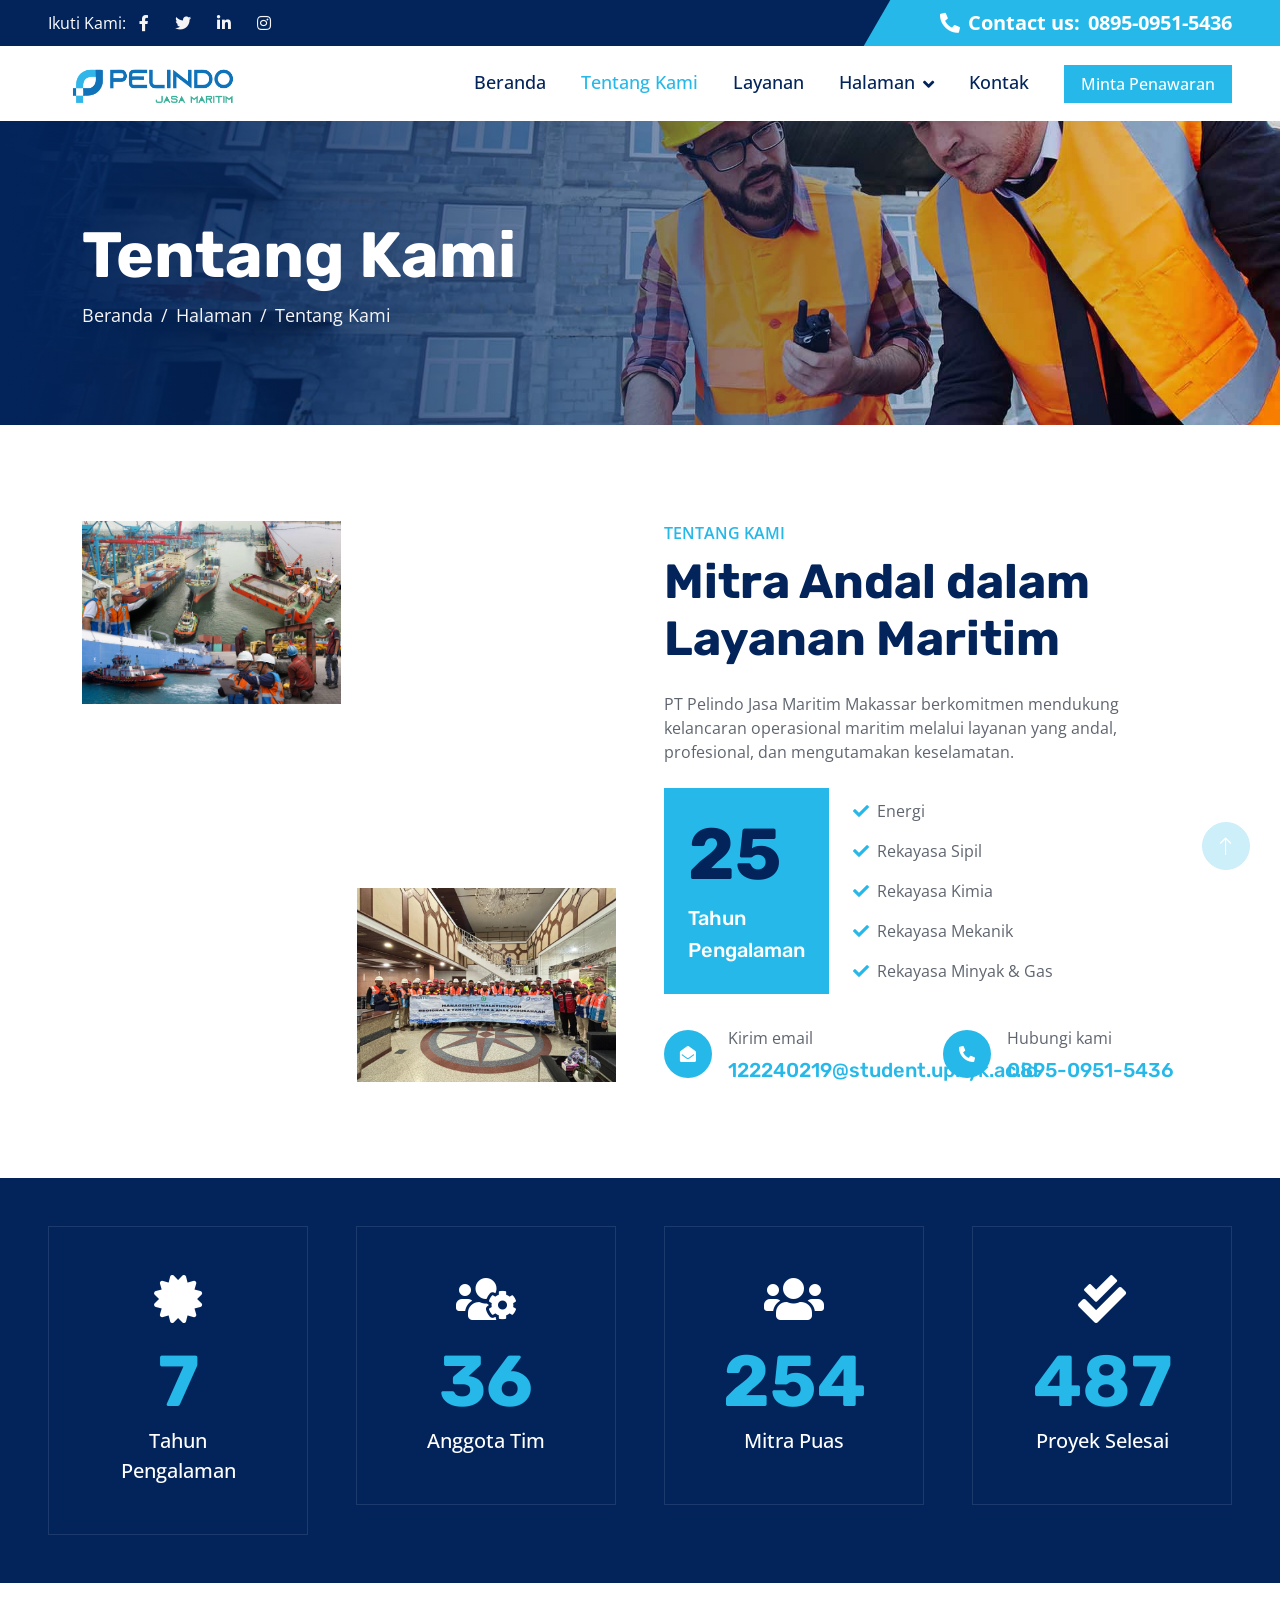
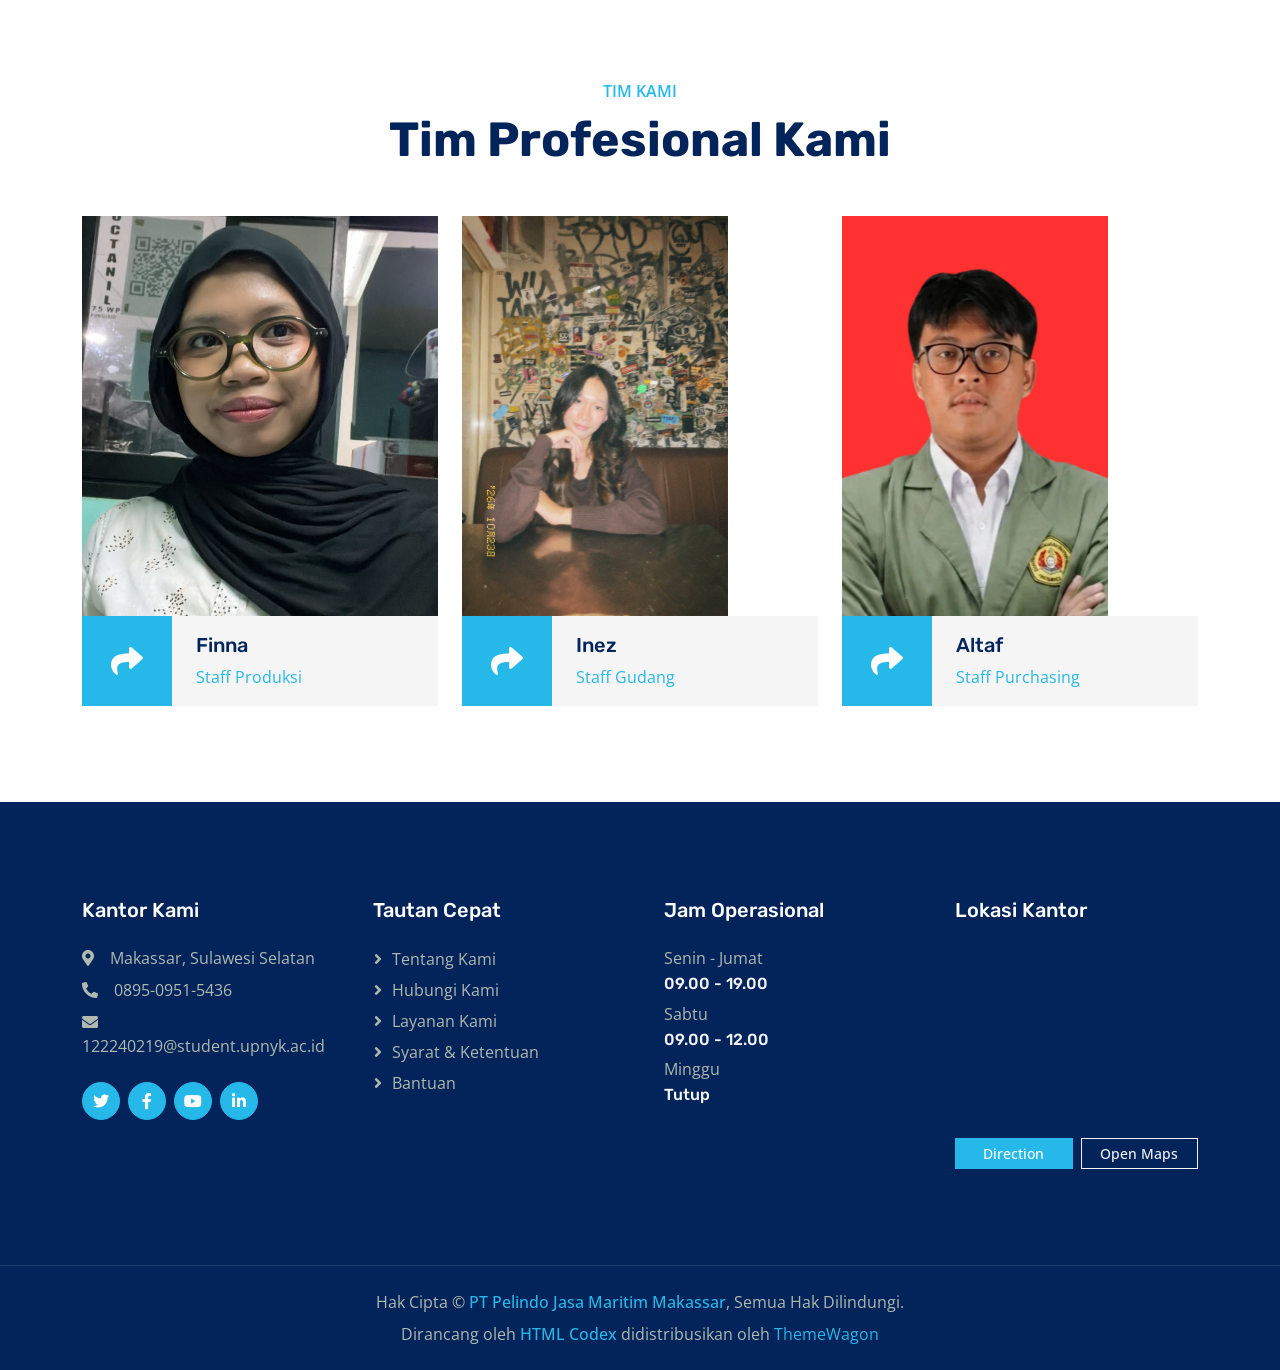
<file: about.html>
<!DOCTYPE html>
<html lang="id">

<head>
    <meta charset="utf-8">
    <title>PT Pelindo Jasa Maritim Makassar</title>
    <meta content="width=device-width, initial-scale=1.0" name="viewport">
    <meta content="" name="keywords">
    <meta content="" name="description">

    <!-- Favicon -->
    <link href="img/favicon.ico" rel="icon">

    <!-- Google Web Fonts -->
    <link rel="preconnect" href="https://fonts.googleapis.com">
    <link rel="preconnect" href="https://fonts.gstatic.com" crossorigin>
    <link
        href="https://fonts.googleapis.com/css2?family=Open+Sans:wght@400;500;600&family=Rubik:wght@500;600;700&display=swap"
        rel="stylesheet">

    <!-- Icon Font Stylesheet -->
    <link href="https://cdnjs.cloudflare.com/ajax/libs/font-awesome/5.10.0/css/all.min.css" rel="stylesheet">
    <link href="https://cdn.jsdelivr.net/npm/bootstrap-icons@1.4.1/font/bootstrap-icons.css" rel="stylesheet">

    <!-- Libraries Stylesheet -->
    <link href="lib/animate/animate.min.css" rel="stylesheet">
    <link href="lib/owlcarousel/assets/owl.carousel.min.css" rel="stylesheet">

    <!-- Customized Bootstrap Stylesheet -->
    <link href="css/bootstrap.min.css" rel="stylesheet">

    <!-- Template Stylesheet -->
    <link href="css/style.css" rel="stylesheet">
</head>

<body>
    <!-- Spinner Start -->
    <div id="spinner"
        class="show bg-white position-fixed translate-middle w-100 vh-100 top-50 start-50 d-flex align-items-center justify-content-center">
        <div class="spinner-border text-primary" role="status" style="width: 3rem; height: 3rem;"></div>
    </div>
    <!-- Spinner End -->


    <!-- Topbar Start -->
    <div class="container-fluid bg-dark px-0">
        <div class="row g-0 d-none d-lg-flex">
            <div class="col-lg-6 ps-5 text-start">
                <div class="h-100 d-inline-flex align-items-center text-white">
                    <span>Ikuti Kami:</span>
                    <a class="btn btn-link text-light" href="https://www.facebook.com/humas.pelindoiv" target="_blank" rel="noopener noreferrer" aria-label="Facebook"><i class="fab fa-facebook-f"></i></a>
                    <a class="btn btn-link text-light" href="https://x.com/pelindomaritim" target="_blank" rel="noopener noreferrer" aria-label="Twitter"><i class="fab fa-twitter"></i></a>
                    <a class="btn btn-link text-light" href="https://www.linkedin.com/in/pelabuhan-indonesia-persero-3941272a1" target="_blank" rel="noopener noreferrer" aria-label="LinkedIn"><i class="fab fa-linkedin-in"></i></a>
                    <a class="btn btn-link text-light" href="https://www.instagram.com/pelindomaritim?utm_source=ig_web_button_share_sheet&amp;cplk=ZDNlZDc0MzIxNw==" target="_blank" rel="noopener noreferrer" aria-label="Instagram"><i class="fab fa-instagram"></i></a>
                </div>
            </div>
            <div class="col-lg-6 text-end">
                <div class="h-100 topbar-right d-inline-flex align-items-center text-white py-2 px-5">
                    <span class="fs-5 fw-bold me-2"><i class="fa fa-phone-alt me-2"></i>Contact us:</span>
                    <span class="fs-5 fw-bold"><a href="https://wa.me/6289509515436?text=Selamat%20siang%0AYth.%20Humas%20Perlindo%20Maritim%0ASaya%2C%20%0ANama%20%3A%20%0ALokasi%20%3A%0AClient%20%3A%20Benar%2FTidak%0ALayanan%20yang%20digunaan%20%3A%0A%0APesan%20%3A%20" target="_blank" rel="noopener noreferrer">0895-0951-5436</a></span>
                </div>
            </div>
        </div>
    </div>
    <!-- Topbar End -->


    <!-- Navbar Start -->
    <nav class="navbar navbar-expand-lg bg-white navbar-light sticky-top py-0 pe-5">
        <a href="index.html" class="navbar-brand ps-5 me-0">
            <img class="navbar-logo" src="img/logo-pelindo-jasa-maritim.png" alt="Logo PT Pelindo Jasa Maritim Makassar">
        </a>
        <button type="button" class="navbar-toggler me-0" data-bs-toggle="collapse" data-bs-target="#navbarCollapse">
            <span class="navbar-toggler-icon"></span>
        </button>
        <div class="collapse navbar-collapse" id="navbarCollapse">
            <div class="navbar-nav ms-auto p-4 p-lg-0">
                <a href="index.html" class="nav-item nav-link">Beranda</a>
                <a href="about.html" class="nav-item nav-link active">Tentang Kami</a>
                <a href="service.html" class="nav-item nav-link">Layanan</a>
                <div class="nav-item dropdown">
                    <a href="#" class="nav-link dropdown-toggle" data-bs-toggle="dropdown">Halaman</a>
                    <div class="dropdown-menu bg-light m-0">
                        <a href="project.html" class="dropdown-item">Layanan Maritim</a>
                        <!-- Tautan halaman Struktur Organisasi. -->
                        <a href="struktur-organisasi.html" class="dropdown-item">Struktur Organisasi</a>
                        <a href="feature.html" class="dropdown-item">Visi &amp; Misi</a>
                        <a href="team.html" class="dropdown-item">Tim Kami</a>
                        
                        <a href="404.html" class="dropdown-item">Halaman 404</a>
                    </div>
                </div>
                <a href="contact.html" class="nav-item nav-link">Kontak</a>
            </div>
            <a href="" class="btn btn-primary px-3 d-none d-lg-block">Minta Penawaran</a>
        </div>
    </nav>
    <!-- Navbar End -->


    <!-- Page Header Start -->
    <div class="container-fluid page-header py-5 mb-5 wow fadeIn" data-wow-delay="0.1s">
        <div class="container py-5">
            <h1 class="display-3 text-white animated slideInRight">Tentang Kami</h1>
            <nav aria-label="navigasi breadcrumb">
                <ol class="breadcrumb animated slideInRight mb-0">
                    <li class="breadcrumb-item"><a href="#">Beranda</a></li>
                    <li class="breadcrumb-item"><a href="#">Halaman</a></li>
                    <li class="breadcrumb-item active" aria-current="page">Tentang Kami</li>
                </ol>
            </nav>
        </div>
    </div>
    <!-- Page Header End -->


    <!-- Tentang Kami Start -->
    <div class="container-xxl py-5">
        <div class="container">
            <div class="row g-5">
                <div class="col-lg-6">
                    <div class="row gx-3 h-100">
                        <div class="col-6 align-self-start wow fadeInUp" data-wow-delay="0.1s">
                            <!-- Gambar: Tentang Kami 1 (sumber: link dari pengguna) -->
                            <img class="img-fluid" src="assets/img/tentang-kami-1.jpeg" style="object-fit: cover;">
                        </div>
                        <div class="col-6 align-self-end wow fadeInDown" data-wow-delay="0.1s">
                            <!-- Gambar: Tentang Kami 2 (sumber: link dari pengguna) -->
                            <img class="img-fluid" src="assets/img/tentang-kami-2.jpg" style="object-fit: cover;">
                        </div>
                    </div>
                </div>
                <div class="col-lg-6 wow fadeIn" data-wow-delay="0.5s">
                    <p class="fw-medium text-uppercase text-primary mb-2">Tentang Kami</p>
                    <h1 class="display-5 mb-4">Mitra Andal dalam Layanan Maritim</h1>
                    <p class="mb-4">PT Pelindo Jasa Maritim Makassar berkomitmen mendukung kelancaran operasional maritim melalui layanan yang andal, profesional, dan mengutamakan keselamatan.
                    </p>
                    <div class="d-flex align-items-center mb-4">
                        <div class="flex-shrink-0 bg-primary p-4">
                            <h1 class="display-2">25</h1>
                            <h5 class="text-white">Tahun</h5>
                            <h5 class="text-white">Pengalaman</h5>
                        </div>
                        <div class="ms-4">
                            <p><i class="fa fa-check text-primary me-2"></i>Energi</p>
                            <p><i class="fa fa-check text-primary me-2"></i>Rekayasa Sipil</p>
                            <p><i class="fa fa-check text-primary me-2"></i>Rekayasa Kimia</p>
                            <p><i class="fa fa-check text-primary me-2"></i>Rekayasa Mekanik</p>
                            <p class="mb-0"><i class="fa fa-check text-primary me-2"></i>Rekayasa Minyak & Gas</p>
                        </div>
                    </div>
                    <div class="row pt-2">
                        <div class="col-sm-6">
                            <div class="d-flex align-items-center">
                                <div class="flex-shrink-0 btn-lg-square rounded-circle bg-primary">
                                    <i class="fa fa-envelope-open text-white"></i>
                                </div>
                                <div class="ms-3">
                                    <p class="mb-2">Kirim email</p>
                                    <h5 class="mb-0"><a href="https://mail.google.com/mail/?view=cm&amp;fs=1&amp;to=122240219@student.upnyk.ac.id&amp;body=Selamat%20siang%0AYth.%20Humas%20Perlindo%20Maritim%0ASaya%2C%0ANama%20%3A%0ALokasi%20%3A%0AClient%20%3A%20Benar%2FTidak%0ALayanan%20yang%20digunaan%20%3A%0A%0APesan%20%3A" target="_blank" rel="noopener noreferrer">122240219@student.upnyk.ac.id</a></h5>
                                </div>
                            </div>
                        </div>
                        <div class="col-sm-6">
                            <div class="d-flex align-items-center">
                                <div class="flex-shrink-0 btn-lg-square rounded-circle bg-primary">
                                    <i class="fa fa-phone-alt text-white"></i>
                                </div>
                                <div class="ms-3">
                                    <p class="mb-2">Hubungi kami</p>
                                    <h5 class="mb-0"><a href="https://wa.me/6289509515436?text=Selamat%20siang%0AYth.%20Humas%20Perlindo%20Maritim%0ASaya%2C%20%0ANama%20%3A%20%0ALokasi%20%3A%0AClient%20%3A%20Benar%2FTidak%0ALayanan%20yang%20digunaan%20%3A%0A%0APesan%20%3A%20" target="_blank" rel="noopener noreferrer">0895-0951-5436</a></h5>
                                </div>
                            </div>
                        </div>
                    </div>
                </div>
            </div>
        </div>
    </div>
    <!-- Tentang Kami End -->


    <!-- Facts Start -->
    <div class="container-fluid facts my-5 p-5">
        <div class="row g-5">
            <div class="col-md-6 col-xl-3 wow fadeIn" data-wow-delay="0.1s">
                <div class="text-center border p-5">
                    <i class="fa fa-certificate fa-3x text-white mb-3"></i>
                    <h1 class="display-2 text-primary mb-0" data-toggle="counter-up">25</h1>
                    <span class="fs-5 fw-semi-bold text-white">Tahun Pengalaman</span>
                </div>
            </div>
            <div class="col-md-6 col-xl-3 wow fadeIn" data-wow-delay="0.3s">
                <div class="text-center border p-5">
                    <i class="fa fa-users-cog fa-3x text-white mb-3"></i>
                    <h1 class="display-2 text-primary mb-0" data-toggle="counter-up">135</h1>
                    <span class="fs-5 fw-semi-bold text-white">Anggota Tim</span>
                </div>
            </div>
            <div class="col-md-6 col-xl-3 wow fadeIn" data-wow-delay="0.5s">
                <div class="text-center border p-5">
                    <i class="fa fa-users fa-3x text-white mb-3"></i>
                    <h1 class="display-2 text-primary mb-0" data-toggle="counter-up">957</h1>
                    <span class="fs-5 fw-semi-bold text-white">Mitra Puas</span>
                </div>
            </div>
            <div class="col-md-6 col-xl-3 wow fadeIn" data-wow-delay="0.7s">
                <div class="text-center border p-5">
                    <i class="fa fa-check-double fa-3x text-white mb-3"></i>
                    <h1 class="display-2 text-primary mb-0" data-toggle="counter-up">1839</h1>
                    <span class="fs-5 fw-semi-bold text-white">Proyek Selesai</span>
                </div>
            </div>
        </div>
    </div>
    <!-- Facts End -->


    <!-- Team Start -->
    <div class="container-xxl py-5">
        <div class="container">
            <div class="text-center mx-auto wow fadeInUp" data-wow-delay="0.1s" style="max-width: 600px;">
                <p class="fw-medium text-uppercase text-primary mb-2">Tim Kami</p>
                <h1 class="display-5 mb-5">Tim Profesional Kami</h1>
            </div>
            <div class="row g-4">
                <div class="col-lg-4 col-md-6 wow fadeInUp" data-wow-delay="0.1s">
                    <div class="team-item">
                        <!-- Tim: Finna, Staff Produksi -->
                        <img class="img-fluid" src="assets/img/team-finna.jpg" alt="" style="height: 400px; object-fit: cover; object-position: center top;">
                        <div class="d-flex">
                            <div class="flex-shrink-0 btn-square bg-primary" style="width: 90px; height: 90px;">
                                <i class="fa fa-2x fa-share text-white"></i>
                            </div>
                            <div class="position-relative overflow-hidden bg-light d-flex flex-column justify-content-center w-100 ps-4"
                                style="height: 90px;">
                                <h5>Finna</h5>
                                <span class="text-primary">Staff Produksi</span>
                                <div class="team-social">
                                    <!-- Instagram: Finna -->
                                    <a class="btn btn-square btn-dark rounded-circle mx-1" href="https://www.instagram.com/evflna" target="_blank" rel="noopener noreferrer" aria-label="Instagram Finna"><i
                                            class="fab fa-instagram"></i></a>
                                </div>
                            </div>
                        </div>
                    </div>
                </div>
                <div class="col-lg-4 col-md-6 wow fadeInUp" data-wow-delay="0.3s">
                    <div class="team-item">
                        <!-- Tim: Inez, Staff Gudang -->
                        <img class="img-fluid" src="assets/img/team-inez.jpg" alt="" style="height: 400px; object-fit: cover; object-position: center top;">
                        <div class="d-flex">
                            <div class="flex-shrink-0 btn-square bg-primary" style="width: 90px; height: 90px;">
                                <i class="fa fa-2x fa-share text-white"></i>
                            </div>
                            <div class="position-relative overflow-hidden bg-light d-flex flex-column justify-content-center w-100 ps-4"
                                style="height: 90px;">
                                <h5>Inez</h5>
                                <span class="text-primary">Staff Gudang</span>
                                <div class="team-social">
                                    <!-- Instagram: Inez -->
                                    <a class="btn btn-square btn-dark rounded-circle mx-1" href="https://www.instagram.com/inezsyw" target="_blank" rel="noopener noreferrer" aria-label="Instagram Inez"><i
                                            class="fab fa-instagram"></i></a>
                                </div>
                            </div>
                        </div>
                    </div>
                </div>
                <div class="col-lg-4 col-md-6 wow fadeInUp" data-wow-delay="0.5s">
                    <div class="team-item">
                        <!-- Tim: Altaf, Staff Purchasing -->
                        <img class="img-fluid" src="assets/img/team-altaf.jpg" alt="" style="height: 400px; object-fit: cover; object-position: center top;">
                        <div class="d-flex">
                            <div class="flex-shrink-0 btn-square bg-primary" style="width: 90px; height: 90px;">
                                <i class="fa fa-2x fa-share text-white"></i>
                            </div>
                            <div class="position-relative overflow-hidden bg-light d-flex flex-column justify-content-center w-100 ps-4"
                                style="height: 90px;">
                                <h5>Altaf</h5>
                                <span class="text-primary">Staff Purchasing</span>
                                <div class="team-social">
                                    <!-- Instagram: Altaf -->
                                    <a class="btn btn-square btn-dark rounded-circle mx-1" href="https://www.instagram.com/sendaljepit_putus" target="_blank" rel="noopener noreferrer" aria-label="Instagram Altaf"><i
                                            class="fab fa-instagram"></i></a>
                                </div>
                            </div>
                        </div>
                    </div>
                </div>
            </div>
        </div>
    </div>
    <!-- Team End -->


    <!-- Video Modal Start -->
    <div class="modal modal-video fade" id="videoModal" tabindex="-1" aria-labelledby="exampleModalLabel"
        aria-hidden="true">
        <div class="modal-dialog">
            <div class="modal-content rounded-0">
                <div class="modal-header">
                    <h3 class="modal-title" id="exampleModalLabel">Video</h3>
                    <button type="button" class="btn-close" data-bs-dismiss="modal" aria-label="Tutup"></button>
                </div>
                <div class="modal-body">
                    <!-- 16:9 aspect ratio -->
                    <div class="ratio ratio-16x9">
                        <iframe class="embed-responsive-item" src="" id="video" allowfullscreen
                            allowscriptaccess="always" allow="autoplay"></iframe>
                    </div>
                </div>
            </div>
        </div>
    </div>
    <!-- Video Modal End -->


    <!-- Footer Start -->
    <div class="container-fluid bg-dark footer mt-5 py-5 wow fadeIn" data-wow-delay="0.1s">
        <div class="container py-5">
            <div class="row g-5">
                <div class="col-lg-3 col-md-6">
                    <h5 class="text-white mb-4">Kantor Kami</h5>
                    <p class="mb-2"><i class="fa fa-map-marker-alt me-3"></i>Makassar, Sulawesi Selatan</p>
                    <p class="mb-2"><i class="fa fa-phone-alt me-3"></i><a class="footer-contact-link" href="https://wa.me/6289509515436?text=Selamat%20siang%0AYth.%20Humas%20Perlindo%20Maritim%0ASaya%2C%20%0ANama%20%3A%20%0ALokasi%20%3A%0AClient%20%3A%20Benar%2FTidak%0ALayanan%20yang%20digunaan%20%3A%0A%0APesan%20%3A%20" target="_blank" rel="noopener noreferrer">0895-0951-5436</a></p>
                    <p class="mb-2"><i class="fa fa-envelope me-3"></i><a class="footer-contact-link" href="https://mail.google.com/mail/?view=cm&amp;fs=1&amp;to=122240219@student.upnyk.ac.id&amp;body=Selamat%20siang%0AYth.%20Humas%20Perlindo%20Maritim%0ASaya%2C%0ANama%20%3A%0ALokasi%20%3A%0AClient%20%3A%20Benar%2FTidak%0ALayanan%20yang%20digunaan%20%3A%0A%0APesan%20%3A" target="_blank" rel="noopener noreferrer">122240219@student.upnyk.ac.id</a></p>
                    <div class="d-flex pt-3">
                        <a class="btn btn-square btn-primary rounded-circle me-2" href="https://x.com/pelindomaritim" target="_blank" rel="noopener noreferrer" aria-label="X"><i class="fab fa-twitter"></i></a>
                        <a class="btn btn-square btn-primary rounded-circle me-2" href="https://www.facebook.com/humas.pelindoiv" target="_blank" rel="noopener noreferrer" aria-label="Facebook"><i class="fab fa-facebook-f"></i></a>
                        <a class="btn btn-square btn-primary rounded-circle me-2" href="https://www.youtube.com/@pelindojasamaritim" target="_blank" rel="noopener noreferrer" aria-label="YouTube"><i class="fab fa-youtube"></i></a>
                        <a class="btn btn-square btn-primary rounded-circle me-2" href="https://www.linkedin.com/in/pelabuhan-indonesia-persero-3941272a1" target="_blank" rel="noopener noreferrer" aria-label="LinkedIn"><i class="fab fa-linkedin-in"></i></a>
                    </div>
                </div>
                <div class="col-lg-3 col-md-6">
                    <h5 class="text-white mb-4">Tautan Cepat</h5>
                    <a class="btn btn-link" href="">Tentang Kami</a>
                    <a class="btn btn-link" href="">Hubungi Kami</a>
                    <a class="btn btn-link" href="">Layanan Kami</a>
                    <a class="btn btn-link" href="">Syarat & Ketentuan</a>
                    <a class="btn btn-link" href="">Bantuan</a>
                </div>
                <div class="col-lg-3 col-md-6">
                    <h5 class="text-white mb-4">Jam Operasional</h5>
                    <p class="mb-1">Senin - Jumat</p>
                    <h6 class="text-light">09.00 - 19.00</h6>
                    <p class="mb-1">Sabtu</p>
                    <h6 class="text-light">09.00 - 12.00</h6>
                    <p class="mb-1">Minggu</p>
                    <h6 class="text-light">Tutup</h6>
                </div>
                                <div class="col-lg-3 col-md-6">
                    <h5 class="text-white mb-4">Lokasi Kantor</h5>
                    <iframe class="footer-map-frame" src="https://www.google.com/maps?q=-5.121265,119.4086161&amp;z=16&amp;output=embed" title="Peta lokasi kantor PT Pelindo Jasa Maritim Makassar" loading="lazy" referrerpolicy="no-referrer-when-downgrade" allowfullscreen></iframe>
                    <div class="footer-map-actions">
                        <a class="btn btn-primary btn-sm" href="https://www.google.com/maps/dir/?api=1&amp;destination=-5.121265%2C119.4086161" target="_blank" rel="noopener noreferrer">Direction</a>
                        <a class="btn btn-outline-light btn-sm" href="https://maps.app.goo.gl/Nk7wMV1WgwkL5cXE6" target="_blank" rel="noopener noreferrer">Open Maps</a>
                    </div>
                </div>
            </div>
        </div>
    </div>
    <!-- Footer End -->


    <!-- Copyright Start -->
    <div class="container-fluid copyright bg-dark py-4">
        <div class="container text-center">
            <p class="mb-2">Hak Cipta &copy; <a class="fw-semi-bold" href="#">PT Pelindo Jasa Maritim Makassar</a>, Semua Hak Dilindungi.
            </p>
            <!--/*** This template is free as long as you keep the footer author’s credit link/attribution link/backlink. If you'd like to use the template without the footer author’s credit link/attribution link/backlink, you can purchase the Credit Removal License from "https://htmlcodex.com/credit-removal". Thank you for your support. ***/-->
            <p class="mb-0">Dirancang oleh <a class="fw-semi-bold" href="https://htmlcodex.com">HTML Codex</a> didistribusikan
                oleh <a href="https://themewagon.com">ThemeWagon</a> </p>
        </div>
    </div>
    <!-- Copyright End -->


    <!-- Back to Top -->
    <a href="#" class="btn btn-lg btn-primary btn-lg-square rounded-circle back-to-top"><i
            class="bi bi-arrow-up"></i></a>


    <!-- JavaScript Libraries -->
    <script src="https://code.jquery.com/jquery-3.4.1.min.js"></script>
    <script src="https://cdn.jsdelivr.net/npm/bootstrap@5.0.0/dist/js/bootstrap.bundle.min.js"></script>
    <script src="lib/wow/wow.min.js"></script>
    <script src="lib/easing/easing.min.js"></script>
    <script src="lib/waypoints/waypoints.min.js"></script>
    <script src="lib/owlcarousel/owl.carousel.min.js"></script>
    <script src="lib/counterup/counterup.min.js"></script>

    <!-- Template Javascript -->
    <script src="js/main.js"></script>
</body>

</html>
</file>
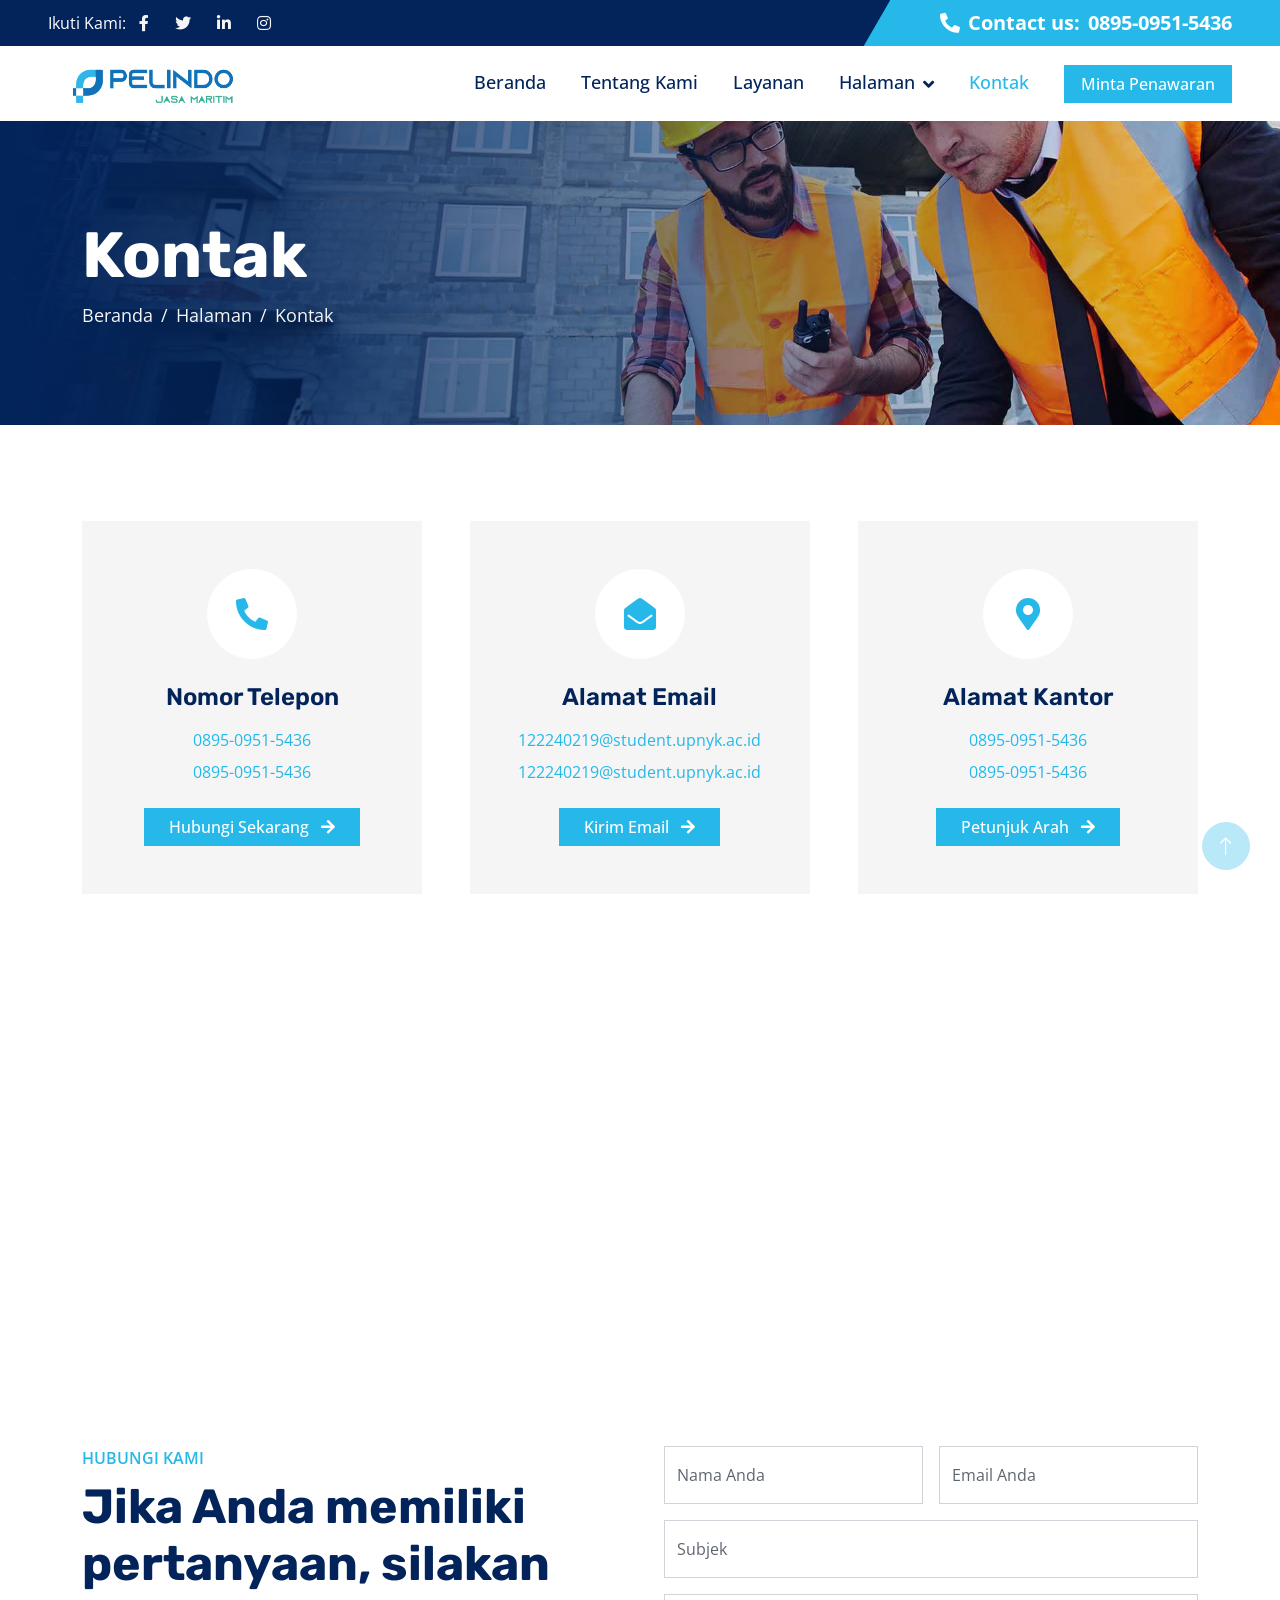
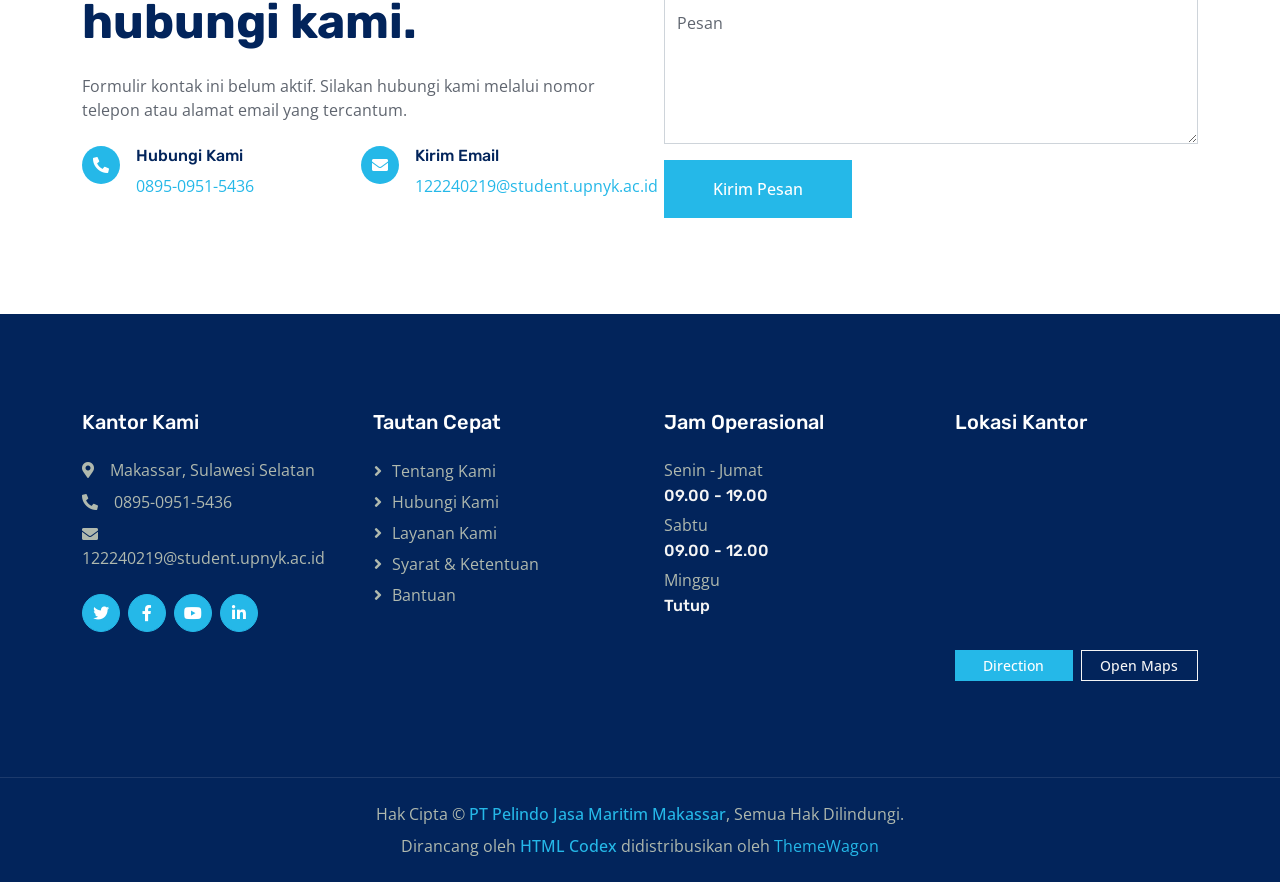
<file: contact.html>
<!DOCTYPE html>
<html lang="id">

<head>
    <meta charset="utf-8">
    <title>PT Pelindo Jasa Maritim Makassar</title>
    <meta content="width=device-width, initial-scale=1.0" name="viewport">
    <meta content="" name="keywords">
    <meta content="" name="description">

    <!-- Favicon -->
    <link href="img/favicon.ico" rel="icon">

    <!-- Google Web Fonts -->
    <link rel="preconnect" href="https://fonts.googleapis.com">
    <link rel="preconnect" href="https://fonts.gstatic.com" crossorigin>
    <link
        href="https://fonts.googleapis.com/css2?family=Open+Sans:wght@400;500;600&family=Rubik:wght@500;600;700&display=swap"
        rel="stylesheet">

    <!-- Icon Font Stylesheet -->
    <link href="https://cdnjs.cloudflare.com/ajax/libs/font-awesome/5.10.0/css/all.min.css" rel="stylesheet">
    <link href="https://cdn.jsdelivr.net/npm/bootstrap-icons@1.4.1/font/bootstrap-icons.css" rel="stylesheet">

    <!-- Libraries Stylesheet -->
    <link href="lib/animate/animate.min.css" rel="stylesheet">
    <link href="lib/owlcarousel/assets/owl.carousel.min.css" rel="stylesheet">

    <!-- Customized Bootstrap Stylesheet -->
    <link href="css/bootstrap.min.css" rel="stylesheet">

    <!-- Template Stylesheet -->
    <link href="css/style.css" rel="stylesheet">
</head>

<body>
    <!-- Spinner Start -->
    <div id="spinner"
        class="show bg-white position-fixed translate-middle w-100 vh-100 top-50 start-50 d-flex align-items-center justify-content-center">
        <div class="spinner-border text-primary" role="status" style="width: 3rem; height: 3rem;"></div>
    </div>
    <!-- Spinner End -->


    <!-- Topbar Start -->
    <div class="container-fluid bg-dark px-0">
        <div class="row g-0 d-none d-lg-flex">
            <div class="col-lg-6 ps-5 text-start">
                <div class="h-100 d-inline-flex align-items-center text-white">
                    <span>Ikuti Kami:</span>
                    <a class="btn btn-link text-light" href="https://www.facebook.com/humas.pelindoiv" target="_blank" rel="noopener noreferrer" aria-label="Facebook"><i class="fab fa-facebook-f"></i></a>
                    <a class="btn btn-link text-light" href="https://x.com/pelindomaritim" target="_blank" rel="noopener noreferrer" aria-label="Twitter"><i class="fab fa-twitter"></i></a>
                    <a class="btn btn-link text-light" href="https://www.linkedin.com/in/pelabuhan-indonesia-persero-3941272a1" target="_blank" rel="noopener noreferrer" aria-label="LinkedIn"><i class="fab fa-linkedin-in"></i></a>
                    <a class="btn btn-link text-light" href="https://www.instagram.com/pelindomaritim?utm_source=ig_web_button_share_sheet&amp;cplk=ZDNlZDc0MzIxNw==" target="_blank" rel="noopener noreferrer" aria-label="Instagram"><i class="fab fa-instagram"></i></a>
                </div>
            </div>
            <div class="col-lg-6 text-end">
                <div class="h-100 topbar-right d-inline-flex align-items-center text-white py-2 px-5">
                    <span class="fs-5 fw-bold me-2"><i class="fa fa-phone-alt me-2"></i>Contact us:</span>
                    <span class="fs-5 fw-bold"><a href="https://wa.me/6289509515436?text=Selamat%20siang%0AYth.%20Humas%20Perlindo%20Maritim%0ASaya%2C%20%0ANama%20%3A%20%0ALokasi%20%3A%0AClient%20%3A%20Benar%2FTidak%0ALayanan%20yang%20digunaan%20%3A%0A%0APesan%20%3A%20" target="_blank" rel="noopener noreferrer">0895-0951-5436</a></span>
                </div>
            </div>
        </div>
    </div>
    <!-- Topbar End -->


    <!-- Navbar Start -->
    <nav class="navbar navbar-expand-lg bg-white navbar-light sticky-top py-0 pe-5">
        <a href="index.html" class="navbar-brand ps-5 me-0">
            <img class="navbar-logo" src="img/logo-pelindo-jasa-maritim.png" alt="Logo PT Pelindo Jasa Maritim Makassar">
        </a>
        <button type="button" class="navbar-toggler me-0" data-bs-toggle="collapse" data-bs-target="#navbarCollapse">
            <span class="navbar-toggler-icon"></span>
        </button>
        <div class="collapse navbar-collapse" id="navbarCollapse">
            <div class="navbar-nav ms-auto p-4 p-lg-0">
                <a href="index.html" class="nav-item nav-link">Beranda</a>
                <a href="about.html" class="nav-item nav-link">Tentang Kami</a>
                <a href="service.html" class="nav-item nav-link">Layanan</a>
                <div class="nav-item dropdown">
                    <a href="#" class="nav-link dropdown-toggle" data-bs-toggle="dropdown">Halaman</a>
                    <div class="dropdown-menu bg-light m-0">
                        <a href="project.html" class="dropdown-item">Layanan Maritim</a>
                        <!-- Tautan halaman Struktur Organisasi. -->
                        <a href="struktur-organisasi.html" class="dropdown-item">Struktur Organisasi</a>
                        <a href="feature.html" class="dropdown-item">Visi &amp; Misi</a>
                        <a href="team.html" class="dropdown-item">Tim Kami</a>
                        
                        <a href="404.html" class="dropdown-item">Halaman 404</a>
                    </div>
                </div>
                <a href="contact.html" class="nav-item nav-link active">Kontak</a>
            </div>
            <a href="" class="btn btn-primary px-3 d-none d-lg-block">Minta Penawaran</a>
        </div>
    </nav>
    <!-- Navbar End -->


    <!-- Page Header Start -->
    <div class="container-fluid page-header py-5 mb-5 wow fadeIn" data-wow-delay="0.1s">
        <div class="container py-5">
            <h1 class="display-3 text-white animated slideInRight">Kontak</h1>
            <nav aria-label="navigasi breadcrumb">
                <ol class="breadcrumb animated slideInRight mb-0">
                    <li class="breadcrumb-item"><a href="#">Beranda</a></li>
                    <li class="breadcrumb-item"><a href="#">Halaman</a></li>
                    <li class="breadcrumb-item active" aria-current="page">Kontak</li>
                </ol>
            </nav>
        </div>
    </div>
    <!-- Page Header End -->


    <!-- Kontak Start -->
    <div class="container-xxl py-5">
        <div class="container">
            <div class="row g-5 justify-content-center mb-5">
                <div class="col-lg-4 col-md-6 wow fadeInUp" data-wow-delay="0.1s">
                    <div class="bg-light text-center h-100 p-5">
                        <div class="btn-square bg-white rounded-circle mx-auto mb-4" style="width: 90px; height: 90px;">
                            <i class="fa fa-phone-alt fa-2x text-primary"></i>
                        </div>
                        <h4 class="mb-3">Nomor Telepon</h4>
                        <p class="mb-2"><a href="https://wa.me/6289509515436?text=Selamat%20siang%0AYth.%20Humas%20Perlindo%20Maritim%0ASaya%2C%20%0ANama%20%3A%20%0ALokasi%20%3A%0AClient%20%3A%20Benar%2FTidak%0ALayanan%20yang%20digunaan%20%3A%0A%0APesan%20%3A%20" target="_blank" rel="noopener noreferrer">0895-0951-5436</a></p>
                        <p class="mb-4"><a href="https://wa.me/6289509515436?text=Selamat%20siang%0AYth.%20Humas%20Perlindo%20Maritim%0ASaya%2C%20%0ANama%20%3A%20%0ALokasi%20%3A%0AClient%20%3A%20Benar%2FTidak%0ALayanan%20yang%20digunaan%20%3A%0A%0APesan%20%3A%20" target="_blank" rel="noopener noreferrer">0895-0951-5436</a></p>
                        <a class="btn btn-primary px-4" href="https://wa.me/6289509515436?text=Selamat%20siang%0AYth.%20Humas%20Perlindo%20Maritim%0ASaya%2C%20%0ANama%20%3A%20%0ALokasi%20%3A%0AClient%20%3A%20Benar%2FTidak%0ALayanan%20yang%20digunaan%20%3A%0A%0APesan%20%3A%20" target="_blank" rel="noopener noreferrer">Hubungi Sekarang <i
                                class="fa fa-arrow-right ms-2"></i></a>
                    </div>
                </div>
                <div class="col-lg-4 col-md-6 wow fadeInUp" data-wow-delay="0.3s">
                    <div class="bg-light text-center h-100 p-5">
                        <div class="btn-square bg-white rounded-circle mx-auto mb-4" style="width: 90px; height: 90px;">
                            <i class="fa fa-envelope-open fa-2x text-primary"></i>
                        </div>
                        <h4 class="mb-3">Alamat Email</h4>
                        <p class="mb-2"><a href="https://mail.google.com/mail/?view=cm&amp;fs=1&amp;to=122240219@student.upnyk.ac.id&amp;body=Selamat%20siang%0AYth.%20Humas%20Perlindo%20Maritim%0ASaya%2C%0ANama%20%3A%0ALokasi%20%3A%0AClient%20%3A%20Benar%2FTidak%0ALayanan%20yang%20digunaan%20%3A%0A%0APesan%20%3A" target="_blank" rel="noopener noreferrer">122240219@student.upnyk.ac.id</a></p>
                        <p class="mb-4"><a href="https://mail.google.com/mail/?view=cm&amp;fs=1&amp;to=122240219@student.upnyk.ac.id&amp;body=Selamat%20siang%0AYth.%20Humas%20Perlindo%20Maritim%0ASaya%2C%0ANama%20%3A%0ALokasi%20%3A%0AClient%20%3A%20Benar%2FTidak%0ALayanan%20yang%20digunaan%20%3A%0A%0APesan%20%3A" target="_blank" rel="noopener noreferrer">122240219@student.upnyk.ac.id</a></p>
                        <a class="btn btn-primary px-4" href="https://mail.google.com/mail/?view=cm&amp;fs=1&amp;to=122240219@student.upnyk.ac.id&amp;body=Selamat%20siang%0AYth.%20Humas%20Perlindo%20Maritim%0ASaya%2C%0ANama%20%3A%0ALokasi%20%3A%0AClient%20%3A%20Benar%2FTidak%0ALayanan%20yang%20digunaan%20%3A%0A%0APesan%20%3A" target="_blank" rel="noopener noreferrer">Kirim Email <i
                                class="fa fa-arrow-right ms-2"></i></a>
                    </div>
                </div>
                <div class="col-lg-4 col-md-6 wow fadeInUp" data-wow-delay="0.5s">
                    <div class="bg-light text-center h-100 p-5">
                        <div class="btn-square bg-white rounded-circle mx-auto mb-4" style="width: 90px; height: 90px;">
                            <i class="fa fa-map-marker-alt fa-2x text-primary"></i>
                        </div>
                        <h4 class="mb-3">Alamat Kantor</h4>
                        <p class="mb-2"><a href="https://wa.me/6289509515436?text=Selamat%20siang%0AYth.%20Humas%20Perlindo%20Maritim%0ASaya%2C%20%0ANama%20%3A%20%0ALokasi%20%3A%0AClient%20%3A%20Benar%2FTidak%0ALayanan%20yang%20digunaan%20%3A%0A%0APesan%20%3A%20" target="_blank" rel="noopener noreferrer">0895-0951-5436</a></p>
                        <p class="mb-4"><a href="https://wa.me/6289509515436?text=Selamat%20siang%0AYth.%20Humas%20Perlindo%20Maritim%0ASaya%2C%20%0ANama%20%3A%20%0ALokasi%20%3A%0AClient%20%3A%20Benar%2FTidak%0ALayanan%20yang%20digunaan%20%3A%0A%0APesan%20%3A%20" target="_blank" rel="noopener noreferrer">0895-0951-5436</a></p>
                        <a class="btn btn-primary px-4" href="https://www.google.com/maps/search/?api=1&query=Makassar%2C%20Sulawesi%20Selatan"
                            target="blank">Petunjuk Arah <i class="fa fa-arrow-right ms-2"></i></a>
                    </div>
                </div>
            </div>
            <div class="row mb-5">
                <div class="col-12 wow fadeInUp" data-wow-delay="0.1s">
                    <iframe class="w-100"
                        src="https://www.google.com/maps?q=Makassar%2C%20Sulawesi%20Selatan&output=embed"
                        frameborder="0" style="min-height: 450px; border:0;" allowfullscreen="" aria-hidden="false"
                        tabindex="0"></iframe>
                </div>
            </div>
            <div class="row g-5">
                <div class="col-lg-6 wow fadeInUp" data-wow-delay="0.1s">
                    <p class="fw-medium text-uppercase text-primary mb-2">Hubungi Kami</p>
                    <h1 class="display-5 mb-4">Jika Anda memiliki pertanyaan, silakan hubungi kami.</h1>
                    <p class="mb-4">Formulir kontak ini belum aktif. Silakan hubungi kami melalui nomor telepon atau alamat email yang tercantum.</p>
                    <div class="row g-4">
                        <div class="col-6">
                            <div class="d-flex">
                                <div class="flex-shrink-0 btn-square bg-primary rounded-circle">
                                    <i class="fa fa-phone-alt text-white"></i>
                                </div>
                                <div class="ms-3">
                                    <h6>Hubungi Kami</h6>
                                    <span><a href="https://wa.me/6289509515436?text=Selamat%20siang%0AYth.%20Humas%20Perlindo%20Maritim%0ASaya%2C%20%0ANama%20%3A%20%0ALokasi%20%3A%0AClient%20%3A%20Benar%2FTidak%0ALayanan%20yang%20digunaan%20%3A%0A%0APesan%20%3A%20" target="_blank" rel="noopener noreferrer">0895-0951-5436</a></span>
                                </div>
                            </div>
                        </div>
                        <div class="col-6">
                            <div class="d-flex">
                                <div class="flex-shrink-0 btn-square bg-primary rounded-circle">
                                    <i class="fa fa-envelope text-white"></i>
                                </div>
                                <div class="ms-3">
                                    <h6>Kirim Email</h6>
                                    <span><a href="https://mail.google.com/mail/?view=cm&amp;fs=1&amp;to=122240219@student.upnyk.ac.id&amp;body=Selamat%20siang%0AYth.%20Humas%20Perlindo%20Maritim%0ASaya%2C%0ANama%20%3A%0ALokasi%20%3A%0AClient%20%3A%20Benar%2FTidak%0ALayanan%20yang%20digunaan%20%3A%0A%0APesan%20%3A" target="_blank" rel="noopener noreferrer">122240219@student.upnyk.ac.id</a></span>
                                </div>
                            </div>
                        </div>
                    </div>
                </div>
                <div class="col-lg-6 wow fadeInUp" data-wow-delay="0.5s">
                    <form>
                        <div class="row g-3">
                            <div class="col-md-6">
                                <div class="form-floating">
                                    <input type="text" class="form-control" id="name" placeholder="Nama Anda">
                                    <label for="name">Nama Anda</label>
                                </div>
                            </div>
                            <div class="col-md-6">
                                <div class="form-floating">
                                    <input type="email" class="form-control" id="email" placeholder="Email Anda">
                                    <label for="email">Email Anda</label>
                                </div>
                            </div>
                            <div class="col-12">
                                <div class="form-floating">
                                    <input type="text" class="form-control" id="subject" placeholder="Subjek">
                                    <label for="subject">Subjek</label>
                                </div>
                            </div>
                            <div class="col-12">
                                <div class="form-floating">
                                    <textarea class="form-control" placeholder="Tuliskan pesan Anda di sini" id="message"
                                        style="height: 150px"></textarea>
                                    <label for="message">Pesan</label>
                                </div>
                            </div>
                            <div class="col-12">
                                <button class="btn btn-primary py-3 px-5" type="submit">Kirim Pesan</button>
                            </div>
                        </div>
                    </form>
                </div>
            </div>
        </div>
    </div>
    <!-- Kontak End -->


    <!-- Footer Start -->
    <div class="container-fluid bg-dark footer mt-5 py-5 wow fadeIn" data-wow-delay="0.1s">
        <div class="container py-5">
            <div class="row g-5">
                <div class="col-lg-3 col-md-6">
                    <h5 class="text-white mb-4">Kantor Kami</h5>
                    <p class="mb-2"><i class="fa fa-map-marker-alt me-3"></i>Makassar, Sulawesi Selatan</p>
                    <p class="mb-2"><i class="fa fa-phone-alt me-3"></i><a class="footer-contact-link" href="https://wa.me/6289509515436?text=Selamat%20siang%0AYth.%20Humas%20Perlindo%20Maritim%0ASaya%2C%20%0ANama%20%3A%20%0ALokasi%20%3A%0AClient%20%3A%20Benar%2FTidak%0ALayanan%20yang%20digunaan%20%3A%0A%0APesan%20%3A%20" target="_blank" rel="noopener noreferrer">0895-0951-5436</a></p>
                    <p class="mb-2"><i class="fa fa-envelope me-3"></i><a class="footer-contact-link" href="https://mail.google.com/mail/?view=cm&amp;fs=1&amp;to=122240219@student.upnyk.ac.id&amp;body=Selamat%20siang%0AYth.%20Humas%20Perlindo%20Maritim%0ASaya%2C%0ANama%20%3A%0ALokasi%20%3A%0AClient%20%3A%20Benar%2FTidak%0ALayanan%20yang%20digunaan%20%3A%0A%0APesan%20%3A" target="_blank" rel="noopener noreferrer">122240219@student.upnyk.ac.id</a></p>
                    <div class="d-flex pt-3">
                        <a class="btn btn-square btn-primary rounded-circle me-2" href="https://x.com/pelindomaritim" target="_blank" rel="noopener noreferrer" aria-label="X"><i class="fab fa-twitter"></i></a>
                        <a class="btn btn-square btn-primary rounded-circle me-2" href="https://www.facebook.com/humas.pelindoiv" target="_blank" rel="noopener noreferrer" aria-label="Facebook"><i class="fab fa-facebook-f"></i></a>
                        <a class="btn btn-square btn-primary rounded-circle me-2" href="https://www.youtube.com/@pelindojasamaritim" target="_blank" rel="noopener noreferrer" aria-label="YouTube"><i class="fab fa-youtube"></i></a>
                        <a class="btn btn-square btn-primary rounded-circle me-2" href="https://www.linkedin.com/in/pelabuhan-indonesia-persero-3941272a1" target="_blank" rel="noopener noreferrer" aria-label="LinkedIn"><i class="fab fa-linkedin-in"></i></a>
                    </div>
                </div>
                <div class="col-lg-3 col-md-6">
                    <h5 class="text-white mb-4">Tautan Cepat</h5>
                    <a class="btn btn-link" href="">Tentang Kami</a>
                    <a class="btn btn-link" href="">Hubungi Kami</a>
                    <a class="btn btn-link" href="">Layanan Kami</a>
                    <a class="btn btn-link" href="">Syarat & Ketentuan</a>
                    <a class="btn btn-link" href="">Bantuan</a>
                </div>
                <div class="col-lg-3 col-md-6">
                    <h5 class="text-white mb-4">Jam Operasional</h5>
                    <p class="mb-1">Senin - Jumat</p>
                    <h6 class="text-light">09.00 - 19.00</h6>
                    <p class="mb-1">Sabtu</p>
                    <h6 class="text-light">09.00 - 12.00</h6>
                    <p class="mb-1">Minggu</p>
                    <h6 class="text-light">Tutup</h6>
                </div>
                                <div class="col-lg-3 col-md-6">
                    <h5 class="text-white mb-4">Lokasi Kantor</h5>
                    <iframe class="footer-map-frame" src="https://www.google.com/maps?q=-5.121265,119.4086161&amp;z=16&amp;output=embed" title="Peta lokasi kantor PT Pelindo Jasa Maritim Makassar" loading="lazy" referrerpolicy="no-referrer-when-downgrade" allowfullscreen></iframe>
                    <div class="footer-map-actions">
                        <a class="btn btn-primary btn-sm" href="https://www.google.com/maps/dir/?api=1&amp;destination=-5.121265%2C119.4086161" target="_blank" rel="noopener noreferrer">Direction</a>
                        <a class="btn btn-outline-light btn-sm" href="https://maps.app.goo.gl/Nk7wMV1WgwkL5cXE6" target="_blank" rel="noopener noreferrer">Open Maps</a>
                    </div>
                </div>
            </div>
        </div>
    </div>
    <!-- Footer End -->


    <!-- Copyright Start -->
    <div class="container-fluid copyright bg-dark py-4">
        <div class="container text-center">
            <p class="mb-2">Hak Cipta &copy; <a class="fw-semi-bold" href="#">PT Pelindo Jasa Maritim Makassar</a>, Semua Hak Dilindungi.
            </p>
            <!--/*** This template is free as long as you keep the footer author’s credit link/attribution link/backlink. If you'd like to use the template without the footer author’s credit link/attribution link/backlink, you can purchase the Credit Removal License from "https://htmlcodex.com/credit-removal". Thank you for your support. ***/-->
            <p class="mb-0">Dirancang oleh <a class="fw-semi-bold" href="https://htmlcodex.com">HTML Codex</a> didistribusikan
                oleh <a href="https://themewagon.com">ThemeWagon</a> </p>
        </div>
    </div>
    <!-- Copyright End -->


    <!-- Back to Top -->
    <a href="#" class="btn btn-lg btn-primary btn-lg-square rounded-circle back-to-top"><i
            class="bi bi-arrow-up"></i></a>


    <!-- JavaScript Libraries -->
    <script src="https://code.jquery.com/jquery-3.4.1.min.js"></script>
    <script src="https://cdn.jsdelivr.net/npm/bootstrap@5.0.0/dist/js/bootstrap.bundle.min.js"></script>
    <script src="lib/wow/wow.min.js"></script>
    <script src="lib/easing/easing.min.js"></script>
    <script src="lib/waypoints/waypoints.min.js"></script>
    <script src="lib/owlcarousel/owl.carousel.min.js"></script>
    <script src="lib/counterup/counterup.min.js"></script>

    <!-- Template Javascript -->
    <script src="js/main.js"></script>
</body>

</html>
</file>
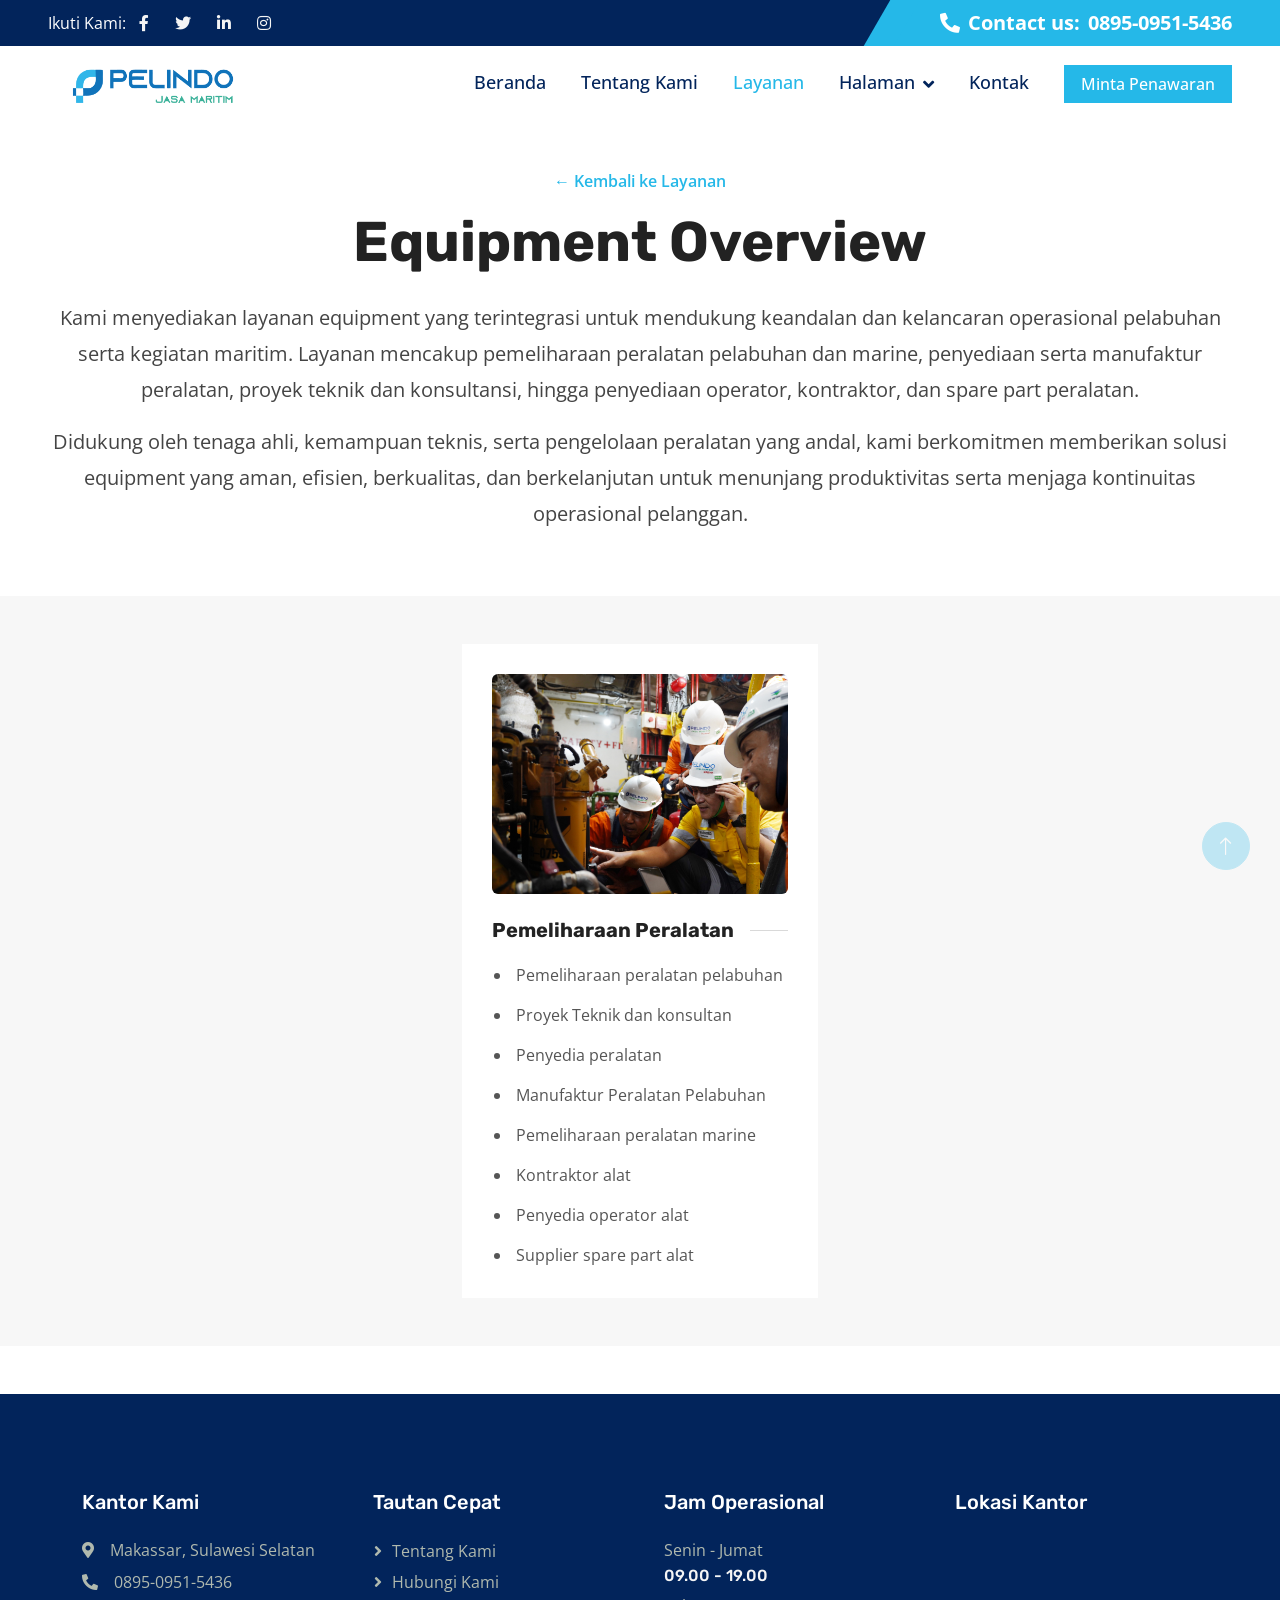
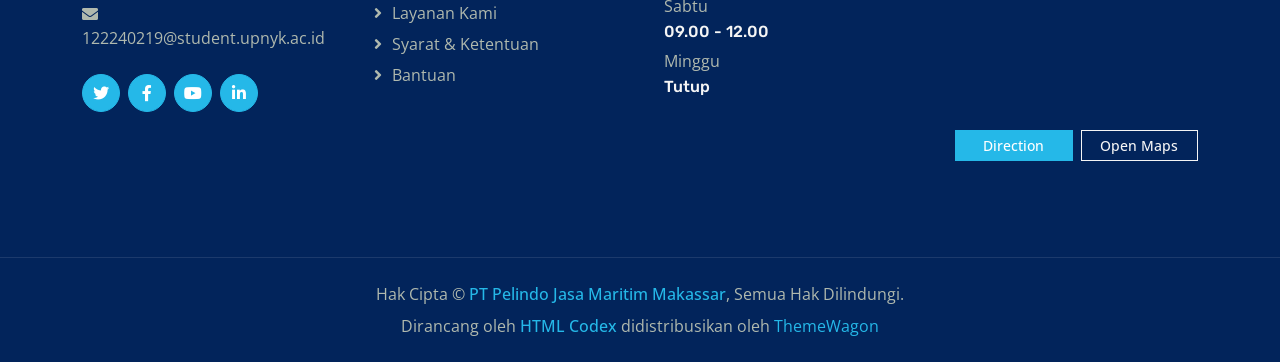
<file: equipment.html>
<!DOCTYPE html>
<html lang="id">
<head>
    <meta charset="utf-8">
    <title>Equipment Overview | PT Pelindo Jasa Maritim Makassar</title>
    <meta content="width=device-width, initial-scale=1.0" name="viewport">
    <meta content="" name="keywords"><meta content="" name="description">
    <link href="img/favicon.ico" rel="icon">
    <link rel="preconnect" href="https://fonts.googleapis.com"><link rel="preconnect" href="https://fonts.gstatic.com" crossorigin>
    <link href="https://fonts.googleapis.com/css2?family=Open+Sans:wght@400;500;600&family=Rubik:wght@500;600;700&display=swap" rel="stylesheet">
    <link href="https://cdnjs.cloudflare.com/ajax/libs/font-awesome/5.10.0/css/all.min.css" rel="stylesheet"><link href="https://cdn.jsdelivr.net/npm/bootstrap-icons@1.4.1/font/bootstrap-icons.css" rel="stylesheet">
    <link href="lib/animate/animate.min.css" rel="stylesheet"><link href="lib/owlcarousel/assets/owl.carousel.min.css" rel="stylesheet"><link href="css/bootstrap.min.css" rel="stylesheet"><link href="css/style.css" rel="stylesheet">
</head>
<body>
    <!-- Header/navbar structure follows service.html. -->
    <div id="spinner" class="show bg-white position-fixed translate-middle w-100 vh-100 top-50 start-50 d-flex align-items-center justify-content-center"><div class="spinner-border text-primary" role="status" style="width: 3rem; height: 3rem;"></div></div>
    <div class="container-fluid bg-dark px-0"><div class="row g-0 d-none d-lg-flex"><div class="col-lg-6 ps-5 text-start"><div class="h-100 d-inline-flex align-items-center text-white"><span>Ikuti Kami:</span><a class="btn btn-link text-light" href="https://www.facebook.com/humas.pelindoiv" target="_blank" rel="noopener noreferrer" aria-label="Facebook"><i class="fab fa-facebook-f"></i></a><a class="btn btn-link text-light" href="https://x.com/pelindomaritim" target="_blank" rel="noopener noreferrer" aria-label="Twitter"><i class="fab fa-twitter"></i></a><a class="btn btn-link text-light" href="https://www.linkedin.com/in/pelabuhan-indonesia-persero-3941272a1" target="_blank" rel="noopener noreferrer" aria-label="LinkedIn"><i class="fab fa-linkedin-in"></i></a><a class="btn btn-link text-light" href="https://www.instagram.com/pelindomaritim?utm_source=ig_web_button_share_sheet&amp;cplk=ZDNlZDc0MzIxNw==" target="_blank" rel="noopener noreferrer" aria-label="Instagram"><i class="fab fa-instagram"></i></a></div></div><div class="col-lg-6 text-end"><div class="h-100 topbar-right d-inline-flex align-items-center text-white py-2 px-5"><span class="fs-5 fw-bold me-2"><i class="fa fa-phone-alt me-2"></i>Contact us:</span><span class="fs-5 fw-bold"><a href="https://wa.me/6289509515436?text=Selamat%20siang%0AYth.%20Humas%20Perlindo%20Maritim%0ASaya%2C%20%0ANama%20%3A%20%0ALokasi%20%3A%0AClient%20%3A%20Benar%2FTidak%0ALayanan%20yang%20digunaan%20%3A%0A%0APesan%20%3A%20" target="_blank" rel="noopener noreferrer">0895-0951-5436</a></span></div></div></div></div>
    <nav class="navbar navbar-expand-lg bg-white navbar-light sticky-top py-0 pe-5"><a href="index.html" class="navbar-brand ps-5 me-0"><img class="navbar-logo" src="img/logo-pelindo-jasa-maritim.png" alt="Logo PT Pelindo Jasa Maritim Makassar"></a><button type="button" class="navbar-toggler me-0" data-bs-toggle="collapse" data-bs-target="#navbarCollapse"><span class="navbar-toggler-icon"></span></button><div class="collapse navbar-collapse" id="navbarCollapse"><div class="navbar-nav ms-auto p-4 p-lg-0"><a href="index.html" class="nav-item nav-link">Beranda</a><a href="about.html" class="nav-item nav-link">Tentang Kami</a><a href="service.html" class="nav-item nav-link active">Layanan</a><div class="nav-item dropdown"><a href="#" class="nav-link dropdown-toggle" data-bs-toggle="dropdown">Halaman</a><div class="dropdown-menu bg-light m-0"><a href="project.html" class="dropdown-item">Layanan Maritim</a><a href="struktur-organisasi.html" class="dropdown-item">Struktur Organisasi</a><a href="feature.html" class="dropdown-item">Visi &amp; Misi</a><a href="team.html" class="dropdown-item">Tim Kami</a><a href="404.html" class="dropdown-item">Halaman 404</a></div></div><a href="contact.html" class="nav-item nav-link">Kontak</a></div><a href="" class="btn btn-primary px-3 d-none d-lg-block">Minta Penawaran</a></div></nav>

    <!-- Equipment overview and service list. -->
    <main>
        <section class="container-xxl py-5 service-detail-overview"><div class="container text-center"><!-- Kembali ke daftar layanan maritim. --><a class="service-detail-backlink" href="project.html">&larr; Kembali ke Layanan</a><h1 class="service-detail-title">Equipment Overview</h1>
            <p>Kami menyediakan layanan equipment yang terintegrasi untuk mendukung keandalan dan kelancaran operasional pelabuhan serta kegiatan maritim. Layanan mencakup pemeliharaan peralatan pelabuhan dan marine, penyediaan serta manufaktur peralatan, proyek teknik dan konsultansi, hingga penyediaan operator, kontraktor, dan spare part peralatan.</p>
            <p>Didukung oleh tenaga ahli, kemampuan teknis, serta pengelolaan peralatan yang andal, kami berkomitmen memberikan solusi equipment yang aman, efisien, berkualitas, dan berkelanjutan untuk menunjang produktivitas serta menjaga kontinuitas operasional pelanggan.</p>
        </div></section>
        <section class="container-fluid py-5 service-detail-catalog" aria-label="Layanan Equipment"><div class="container"><div class="row g-4">
            <article class="col-lg-4 col-md-6 col-12"><div class="service-detail-card">
                <!-- Gambar: Pemeliharaan Peralatan (sumber: link share.google dari pengguna) -->
                <img src="assets/img/pemeliharaan-peralatan.jpg" alt="Peralatan dan crane pelabuhan">
                <h2 class="service-detail-card-title">Pemeliharaan Peralatan</h2>
                <ul><li>Pemeliharaan peralatan pelabuhan</li><li>Proyek Teknik dan konsultan</li><li>Penyedia peralatan</li><li>Manufaktur Peralatan Pelabuhan</li><li>Pemeliharaan peralatan marine</li><li>Kontraktor alat</li><li>Penyedia operator alat</li><li>Supplier spare part alat</li></ul>
            </div></article>
        </div></div></section>
    </main>

    <!-- Footer copied from service.html. -->
    <div class="container-fluid bg-dark footer mt-5 py-5 wow fadeIn" data-wow-delay="0.1s"><div class="container py-5"><div class="row g-5">
        <div class="col-lg-3 col-md-6"><h5 class="text-white mb-4">Kantor Kami</h5><p class="mb-2"><i class="fa fa-map-marker-alt me-3"></i>Makassar, Sulawesi Selatan</p><p class="mb-2"><i class="fa fa-phone-alt me-3"></i><a class="footer-contact-link" href="https://wa.me/6289509515436?text=Selamat%20siang%0AYth.%20Humas%20Perlindo%20Maritim%0ASaya%2C%20%0ANama%20%3A%20%0ALokasi%20%3A%0AClient%20%3A%20Benar%2FTidak%0ALayanan%20yang%20digunaan%20%3A%0A%0APesan%20%3A%20" target="_blank" rel="noopener noreferrer">0895-0951-5436</a></p><p class="mb-2"><i class="fa fa-envelope me-3"></i><a class="footer-contact-link" href="https://mail.google.com/mail/?view=cm&amp;fs=1&amp;to=122240219@student.upnyk.ac.id&amp;body=Selamat%20siang%0AYth.%20Humas%20Perlindo%20Maritim%0ASaya%2C%0ANama%20%3A%0ALokasi%20%3A%0AClient%20%3A%20Benar%2FTidak%0ALayanan%20yang%20digunaan%20%3A%0A%0APesan%20%3A" target="_blank" rel="noopener noreferrer">122240219@student.upnyk.ac.id</a></p><div class="d-flex pt-3"><a class="btn btn-square btn-primary rounded-circle me-2" href="https://x.com/pelindomaritim" target="_blank" rel="noopener noreferrer" aria-label="X"><i class="fab fa-twitter"></i></a><a class="btn btn-square btn-primary rounded-circle me-2" href="https://www.facebook.com/humas.pelindoiv" target="_blank" rel="noopener noreferrer" aria-label="Facebook"><i class="fab fa-facebook-f"></i></a><a class="btn btn-square btn-primary rounded-circle me-2" href="https://www.youtube.com/@pelindojasamaritim" target="_blank" rel="noopener noreferrer" aria-label="YouTube"><i class="fab fa-youtube"></i></a><a class="btn btn-square btn-primary rounded-circle me-2" href="https://www.linkedin.com/in/pelabuhan-indonesia-persero-3941272a1" target="_blank" rel="noopener noreferrer" aria-label="LinkedIn"><i class="fab fa-linkedin-in"></i></a></div></div>
        <div class="col-lg-3 col-md-6"><h5 class="text-white mb-4">Tautan Cepat</h5><a class="btn btn-link" href="">Tentang Kami</a><a class="btn btn-link" href="">Hubungi Kami</a><a class="btn btn-link" href="">Layanan Kami</a><a class="btn btn-link" href="">Syarat &amp; Ketentuan</a><a class="btn btn-link" href="">Bantuan</a></div>
        <div class="col-lg-3 col-md-6"><h5 class="text-white mb-4">Jam Operasional</h5><p class="mb-1">Senin - Jumat</p><h6 class="text-light">09.00 - 19.00</h6><p class="mb-1">Sabtu</p><h6 class="text-light">09.00 - 12.00</h6><p class="mb-1">Minggu</p><h6 class="text-light">Tutup</h6></div>
        <div class="col-lg-3 col-md-6"><h5 class="text-white mb-4">Lokasi Kantor</h5><iframe class="footer-map-frame" src="https://www.google.com/maps?q=-5.121265,119.4086161&amp;z=16&amp;output=embed" title="Peta lokasi kantor PT Pelindo Jasa Maritim Makassar" loading="lazy" referrerpolicy="no-referrer-when-downgrade" allowfullscreen></iframe><div class="footer-map-actions"><a class="btn btn-primary btn-sm" href="https://www.google.com/maps/dir/?api=1&amp;destination=-5.121265%2C119.4086161" target="_blank" rel="noopener noreferrer">Direction</a><a class="btn btn-outline-light btn-sm" href="https://maps.app.goo.gl/Nk7wMV1WgwkL5cXE6" target="_blank" rel="noopener noreferrer">Open Maps</a></div></div>
    </div></div></div>
    <div class="container-fluid copyright bg-dark py-4"><div class="container text-center"><p class="mb-2">Hak Cipta &copy; <a class="fw-semi-bold" href="#">PT Pelindo Jasa Maritim Makassar</a>, Semua Hak Dilindungi.</p><!--/*** This template is free as long as you keep the footer author’s credit link/attribution link/backlink. If you'd like to use the template without the footer author’s credit link/attribution link/backlink, you can purchase the Credit Removal License from "https://htmlcodex.com/credit-removal". Thank you for your support. ***/--><p class="mb-0">Dirancang oleh <a class="fw-semi-bold" href="https://htmlcodex.com">HTML Codex</a> didistribusikan oleh <a href="https://themewagon.com">ThemeWagon</a></p></div></div>
    <a href="#" class="btn btn-lg btn-primary btn-lg-square rounded-circle back-to-top"><i class="bi bi-arrow-up"></i></a>
    <script src="https://code.jquery.com/jquery-3.4.1.min.js"></script><script src="https://cdn.jsdelivr.net/npm/bootstrap@5.0.0/dist/js/bootstrap.bundle.min.js"></script><script src="lib/wow/wow.min.js"></script><script src="lib/easing/easing.min.js"></script><script src="lib/waypoints/waypoints.min.js"></script><script src="lib/owlcarousel/owl.carousel.min.js"></script><script src="lib/counterup/counterup.min.js"></script><script src="js/main.js"></script>
</body>
</html>
</file>
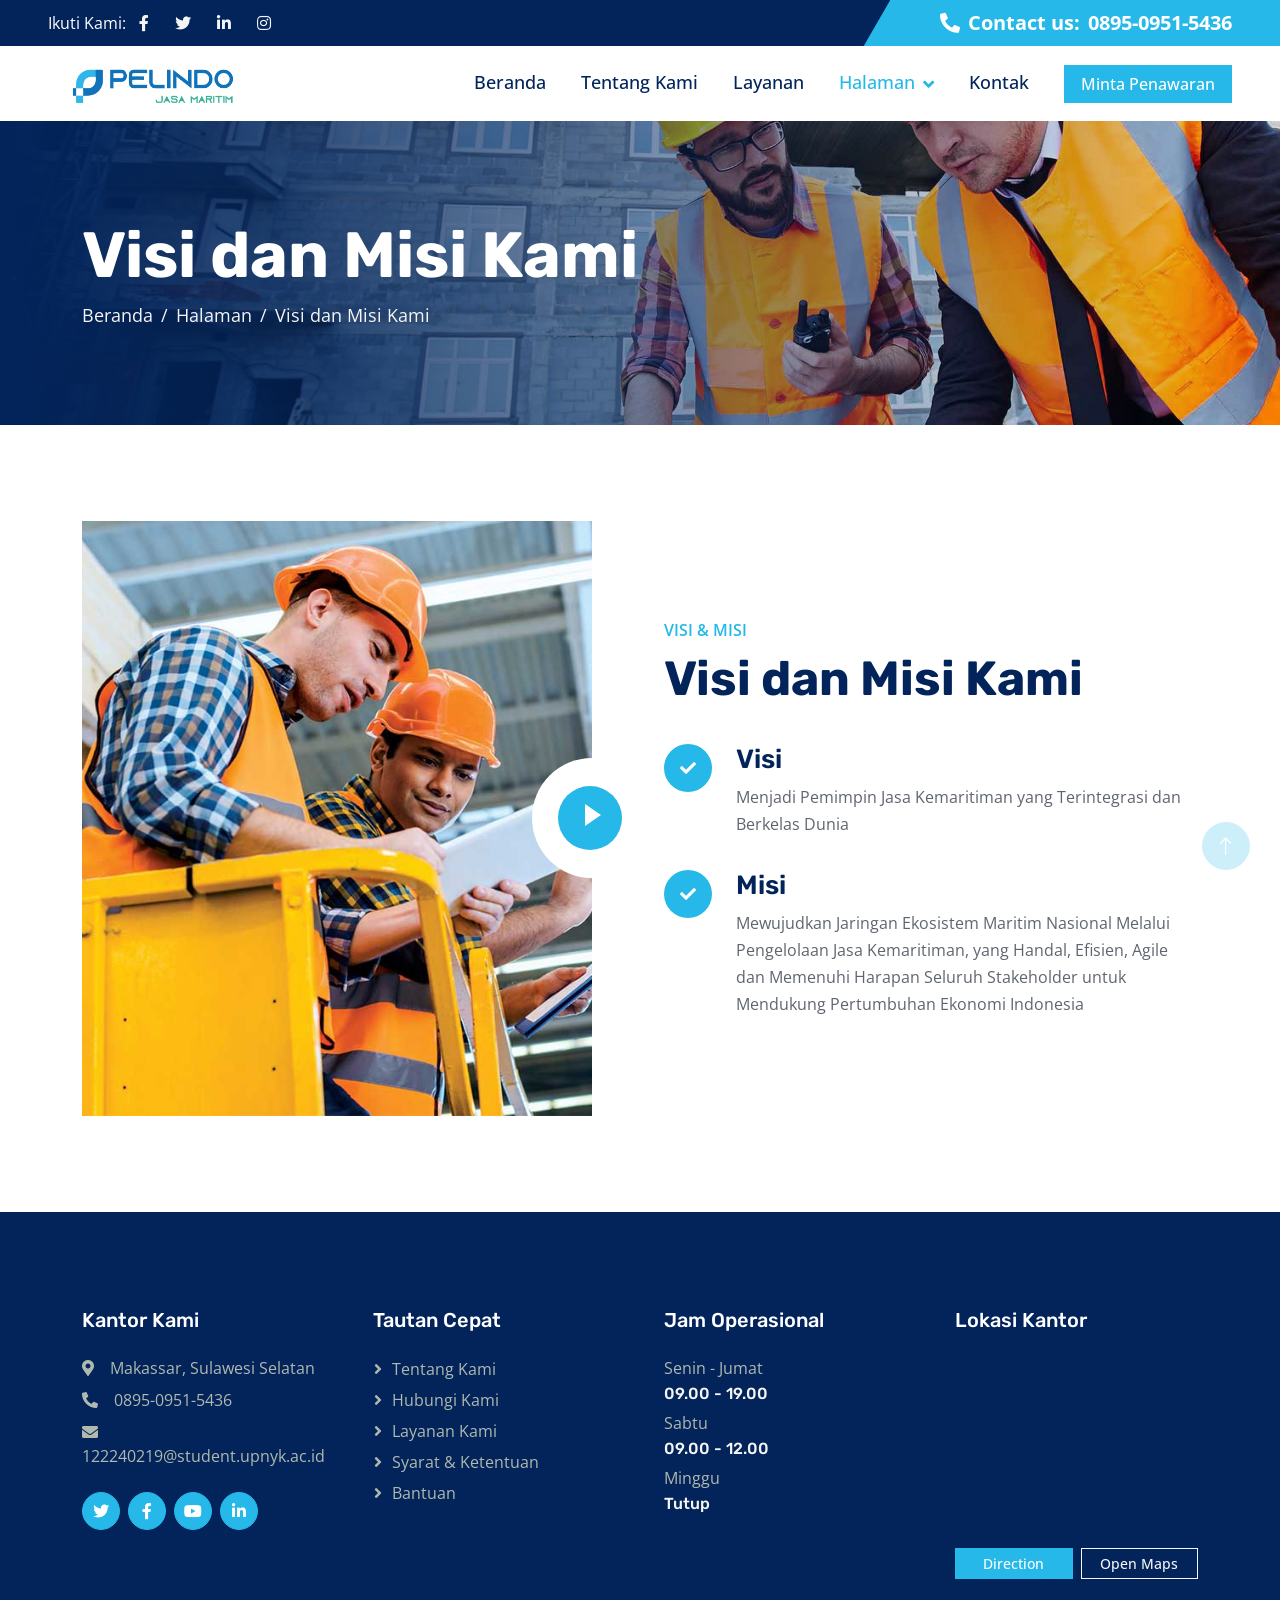
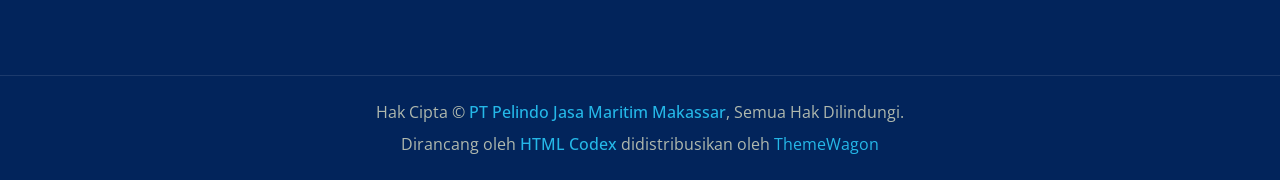
<file: feature.html>
<!DOCTYPE html>
<html lang="id">

<head>
    <meta charset="utf-8">
    <title>PT Pelindo Jasa Maritim Makassar</title>
    <meta content="width=device-width, initial-scale=1.0" name="viewport">
    <meta content="" name="keywords">
    <meta content="" name="description">

    <!-- Favicon -->
    <link href="img/favicon.ico" rel="icon">

    <!-- Google Web Fonts -->
    <link rel="preconnect" href="https://fonts.googleapis.com">
    <link rel="preconnect" href="https://fonts.gstatic.com" crossorigin>
    <link
        href="https://fonts.googleapis.com/css2?family=Open+Sans:wght@400;500;600&family=Rubik:wght@500;600;700&display=swap"
        rel="stylesheet">

    <!-- Icon Font Stylesheet -->
    <link href="https://cdnjs.cloudflare.com/ajax/libs/font-awesome/5.10.0/css/all.min.css" rel="stylesheet">
    <link href="https://cdn.jsdelivr.net/npm/bootstrap-icons@1.4.1/font/bootstrap-icons.css" rel="stylesheet">

    <!-- Libraries Stylesheet -->
    <link href="lib/animate/animate.min.css" rel="stylesheet">
    <link href="lib/owlcarousel/assets/owl.carousel.min.css" rel="stylesheet">

    <!-- Customized Bootstrap Stylesheet -->
    <link href="css/bootstrap.min.css" rel="stylesheet">

    <!-- Template Stylesheet -->
    <link href="css/style.css" rel="stylesheet">
</head>

<body>
    <!-- Spinner Start -->
    <div id="spinner"
        class="show bg-white position-fixed translate-middle w-100 vh-100 top-50 start-50 d-flex align-items-center justify-content-center">
        <div class="spinner-border text-primary" role="status" style="width: 3rem; height: 3rem;"></div>
    </div>
    <!-- Spinner End -->


    <!-- Topbar Start -->
    <div class="container-fluid bg-dark px-0">
        <div class="row g-0 d-none d-lg-flex">
            <div class="col-lg-6 ps-5 text-start">
                <div class="h-100 d-inline-flex align-items-center text-white">
                    <span>Ikuti Kami:</span>
                    <a class="btn btn-link text-light" href="https://www.facebook.com/humas.pelindoiv" target="_blank" rel="noopener noreferrer" aria-label="Facebook"><i class="fab fa-facebook-f"></i></a>
                    <a class="btn btn-link text-light" href="https://x.com/pelindomaritim" target="_blank" rel="noopener noreferrer" aria-label="Twitter"><i class="fab fa-twitter"></i></a>
                    <a class="btn btn-link text-light" href="https://www.linkedin.com/in/pelabuhan-indonesia-persero-3941272a1" target="_blank" rel="noopener noreferrer" aria-label="LinkedIn"><i class="fab fa-linkedin-in"></i></a>
                    <a class="btn btn-link text-light" href="https://www.instagram.com/pelindomaritim?utm_source=ig_web_button_share_sheet&amp;cplk=ZDNlZDc0MzIxNw==" target="_blank" rel="noopener noreferrer" aria-label="Instagram"><i class="fab fa-instagram"></i></a>
                </div>
            </div>
            <div class="col-lg-6 text-end">
                <div class="h-100 topbar-right d-inline-flex align-items-center text-white py-2 px-5">
                    <span class="fs-5 fw-bold me-2"><i class="fa fa-phone-alt me-2"></i>Contact us:</span>
                    <span class="fs-5 fw-bold"><a href="https://wa.me/6289509515436?text=Selamat%20siang%0AYth.%20Humas%20Perlindo%20Maritim%0ASaya%2C%20%0ANama%20%3A%20%0ALokasi%20%3A%0AClient%20%3A%20Benar%2FTidak%0ALayanan%20yang%20digunaan%20%3A%0A%0APesan%20%3A%20" target="_blank" rel="noopener noreferrer">0895-0951-5436</a></span>
                </div>
            </div>
        </div>
    </div>
    <!-- Topbar End -->


    <!-- Navbar Start -->
    <nav class="navbar navbar-expand-lg bg-white navbar-light sticky-top py-0 pe-5">
        <a href="index.html" class="navbar-brand ps-5 me-0">
            <img class="navbar-logo" src="img/logo-pelindo-jasa-maritim.png" alt="Logo PT Pelindo Jasa Maritim Makassar">
        </a>
        <button type="button" class="navbar-toggler me-0" data-bs-toggle="collapse" data-bs-target="#navbarCollapse">
            <span class="navbar-toggler-icon"></span>
        </button>
        <div class="collapse navbar-collapse" id="navbarCollapse">
            <div class="navbar-nav ms-auto p-4 p-lg-0">
                <a href="index.html" class="nav-item nav-link">Beranda</a>
                <a href="about.html" class="nav-item nav-link">Tentang Kami</a>
                <a href="service.html" class="nav-item nav-link">Layanan</a>
                <div class="nav-item dropdown">
                    <a href="#" class="nav-link dropdown-toggle active" data-bs-toggle="dropdown">Halaman</a>
                    <div class="dropdown-menu bg-light m-0">
                        <a href="project.html" class="dropdown-item">Layanan Maritim</a>
                        <!-- Tautan halaman Struktur Organisasi. -->
                        <a href="struktur-organisasi.html" class="dropdown-item">Struktur Organisasi</a>
                        <a href="feature.html" class="dropdown-item active">Visi &amp; Misi</a>
                        <a href="team.html" class="dropdown-item">Tim Kami</a>
                        
                        <a href="404.html" class="dropdown-item">Halaman 404</a>
                    </div>
                </div>
                <a href="contact.html" class="nav-item nav-link">Kontak</a>
            </div>
            <a href="" class="btn btn-primary px-3 d-none d-lg-block">Minta Penawaran</a>
        </div>
    </nav>
    <!-- Navbar End -->


    <!-- Page Header Start -->
    <div class="container-fluid page-header py-5 mb-5 wow fadeIn" data-wow-delay="0.1s">
        <div class="container py-5">
            <h1 class="display-3 text-white animated slideInRight">Visi dan Misi Kami</h1>
            <nav aria-label="navigasi breadcrumb">
                <ol class="breadcrumb animated slideInRight mb-0">
                    <li class="breadcrumb-item"><a href="#">Beranda</a></li>
                    <li class="breadcrumb-item"><a href="#">Halaman</a></li>
                    <li class="breadcrumb-item active" aria-current="page">Visi dan Misi Kami</li>
                </ol>
            </nav>
        </div>
    </div>
    <!-- Page Header End -->


    <!-- Keunggulan Start -->
    <div class="container-xxl py-5">
        <div class="container">
            <div class="row g-5 align-items-center">
                <div class="col-lg-6 wow fadeInUp" data-wow-delay="0.1s">
                    <div class="position-relative me-lg-4">
                        <img class="img-fluid w-100" src="img/feature.jpg" alt="">
                        <span
                            class="position-absolute top-50 start-100 translate-middle bg-white rounded-circle d-none d-lg-block"
                            style="width: 120px; height: 120px;"></span>
                        <a class="btn-play" href="https://youtu.be/TnPUFH0YoEo?si=2gw9AQwr7_VvXxOC"
                            target="_blank" rel="noopener noreferrer" aria-label="Putar video di YouTube">
                            <span></span>
                        </a>
                    </div>
                </div>
                <div class="col-lg-6 wow fadeInUp" data-wow-delay="0.5s">
                    <p class="fw-medium text-uppercase text-primary mb-2">VISI &amp; MISI</p>
                    <h1 class="display-5 mb-4">Visi dan Misi Kami</h1>
                    <div class="vision-items">
                        <div class="d-flex vision-item">
                            <div class="flex-shrink-0 btn-lg-square rounded-circle bg-primary">
                                <i class="fa fa-check text-white"></i>
                            </div>
                            <div class="ms-4">
                                <h3>Visi</h3>
                                <p>Menjadi Pemimpin Jasa Kemaritiman yang Terintegrasi dan Berkelas Dunia</p>
                            </div>
                        </div>
                        <div class="d-flex vision-item">
                            <div class="flex-shrink-0 btn-lg-square rounded-circle bg-primary">
                                <i class="fa fa-check text-white"></i>
                            </div>
                            <div class="ms-4">
                                <h3>Misi</h3>
                                <p>Mewujudkan Jaringan Ekosistem Maritim Nasional Melalui Pengelolaan Jasa Kemaritiman, yang Handal, Efisien, Agile dan Memenuhi Harapan Seluruh Stakeholder untuk Mendukung Pertumbuhan Ekonomi Indonesia</p>
                            </div>
                        </div>
                    </div>
                </div>
            </div>
        </div>
    </div>
    <!-- Keunggulan End -->


    <!-- Footer Start -->
    <div class="container-fluid bg-dark footer mt-5 py-5 wow fadeIn" data-wow-delay="0.1s">
        <div class="container py-5">
            <div class="row g-5">
                <div class="col-lg-3 col-md-6">
                    <h5 class="text-white mb-4">Kantor Kami</h5>
                    <p class="mb-2"><i class="fa fa-map-marker-alt me-3"></i>Makassar, Sulawesi Selatan</p>
                    <p class="mb-2"><i class="fa fa-phone-alt me-3"></i><a class="footer-contact-link" href="https://wa.me/6289509515436?text=Selamat%20siang%0AYth.%20Humas%20Perlindo%20Maritim%0ASaya%2C%20%0ANama%20%3A%20%0ALokasi%20%3A%0AClient%20%3A%20Benar%2FTidak%0ALayanan%20yang%20digunaan%20%3A%0A%0APesan%20%3A%20" target="_blank" rel="noopener noreferrer">0895-0951-5436</a></p>
                    <p class="mb-2"><i class="fa fa-envelope me-3"></i><a class="footer-contact-link" href="https://mail.google.com/mail/?view=cm&amp;fs=1&amp;to=122240219@student.upnyk.ac.id&amp;body=Selamat%20siang%0AYth.%20Humas%20Perlindo%20Maritim%0ASaya%2C%0ANama%20%3A%0ALokasi%20%3A%0AClient%20%3A%20Benar%2FTidak%0ALayanan%20yang%20digunaan%20%3A%0A%0APesan%20%3A" target="_blank" rel="noopener noreferrer">122240219@student.upnyk.ac.id</a></p>
                    <div class="d-flex pt-3">
                        <a class="btn btn-square btn-primary rounded-circle me-2" href="https://x.com/pelindomaritim" target="_blank" rel="noopener noreferrer" aria-label="X"><i class="fab fa-twitter"></i></a>
                        <a class="btn btn-square btn-primary rounded-circle me-2" href="https://www.facebook.com/humas.pelindoiv" target="_blank" rel="noopener noreferrer" aria-label="Facebook"><i class="fab fa-facebook-f"></i></a>
                        <a class="btn btn-square btn-primary rounded-circle me-2" href="https://www.youtube.com/@pelindojasamaritim" target="_blank" rel="noopener noreferrer" aria-label="YouTube"><i class="fab fa-youtube"></i></a>
                        <a class="btn btn-square btn-primary rounded-circle me-2" href="https://www.linkedin.com/in/pelabuhan-indonesia-persero-3941272a1" target="_blank" rel="noopener noreferrer" aria-label="LinkedIn"><i class="fab fa-linkedin-in"></i></a>
                    </div>
                </div>
                <div class="col-lg-3 col-md-6">
                    <h5 class="text-white mb-4">Tautan Cepat</h5>
                    <a class="btn btn-link" href="">Tentang Kami</a>
                    <a class="btn btn-link" href="">Hubungi Kami</a>
                    <a class="btn btn-link" href="">Layanan Kami</a>
                    <a class="btn btn-link" href="">Syarat & Ketentuan</a>
                    <a class="btn btn-link" href="">Bantuan</a>
                </div>
                <div class="col-lg-3 col-md-6">
                    <h5 class="text-white mb-4">Jam Operasional</h5>
                    <p class="mb-1">Senin - Jumat</p>
                    <h6 class="text-light">09.00 - 19.00</h6>
                    <p class="mb-1">Sabtu</p>
                    <h6 class="text-light">09.00 - 12.00</h6>
                    <p class="mb-1">Minggu</p>
                    <h6 class="text-light">Tutup</h6>
                </div>
                                <div class="col-lg-3 col-md-6">
                    <h5 class="text-white mb-4">Lokasi Kantor</h5>
                    <iframe class="footer-map-frame" src="https://www.google.com/maps?q=-5.121265,119.4086161&amp;z=16&amp;output=embed" title="Peta lokasi kantor PT Pelindo Jasa Maritim Makassar" loading="lazy" referrerpolicy="no-referrer-when-downgrade" allowfullscreen></iframe>
                    <div class="footer-map-actions">
                        <a class="btn btn-primary btn-sm" href="https://www.google.com/maps/dir/?api=1&amp;destination=-5.121265%2C119.4086161" target="_blank" rel="noopener noreferrer">Direction</a>
                        <a class="btn btn-outline-light btn-sm" href="https://maps.app.goo.gl/Nk7wMV1WgwkL5cXE6" target="_blank" rel="noopener noreferrer">Open Maps</a>
                    </div>
                </div>
            </div>
        </div>
    </div>
    <!-- Footer End -->


    <!-- Copyright Start -->
    <div class="container-fluid copyright bg-dark py-4">
        <div class="container text-center">
            <p class="mb-2">Hak Cipta &copy; <a class="fw-semi-bold" href="#">PT Pelindo Jasa Maritim Makassar</a>, Semua Hak Dilindungi.
            </p>
            <!--/*** This template is free as long as you keep the footer author’s credit link/attribution link/backlink. If you'd like to use the template without the footer author’s credit link/attribution link/backlink, you can purchase the Credit Removal License from "https://htmlcodex.com/credit-removal". Thank you for your support. ***/-->
            <p class="mb-0">Dirancang oleh <a class="fw-semi-bold" href="https://htmlcodex.com">HTML Codex</a> didistribusikan
                oleh <a href="https://themewagon.com">ThemeWagon</a> </p>
        </div>
    </div>
    <!-- Copyright End -->


    <!-- Back to Top -->
    <a href="#" class="btn btn-lg btn-primary btn-lg-square rounded-circle back-to-top"><i
            class="bi bi-arrow-up"></i></a>


    <!-- JavaScript Libraries -->
    <script src="https://code.jquery.com/jquery-3.4.1.min.js"></script>
    <script src="https://cdn.jsdelivr.net/npm/bootstrap@5.0.0/dist/js/bootstrap.bundle.min.js"></script>
    <script src="lib/wow/wow.min.js"></script>
    <script src="lib/easing/easing.min.js"></script>
    <script src="lib/waypoints/waypoints.min.js"></script>
    <script src="lib/owlcarousel/owl.carousel.min.js"></script>
    <script src="lib/counterup/counterup.min.js"></script>

    <!-- Template Javascript -->
    <script src="js/main.js"></script>
</body>

</html>
</file>
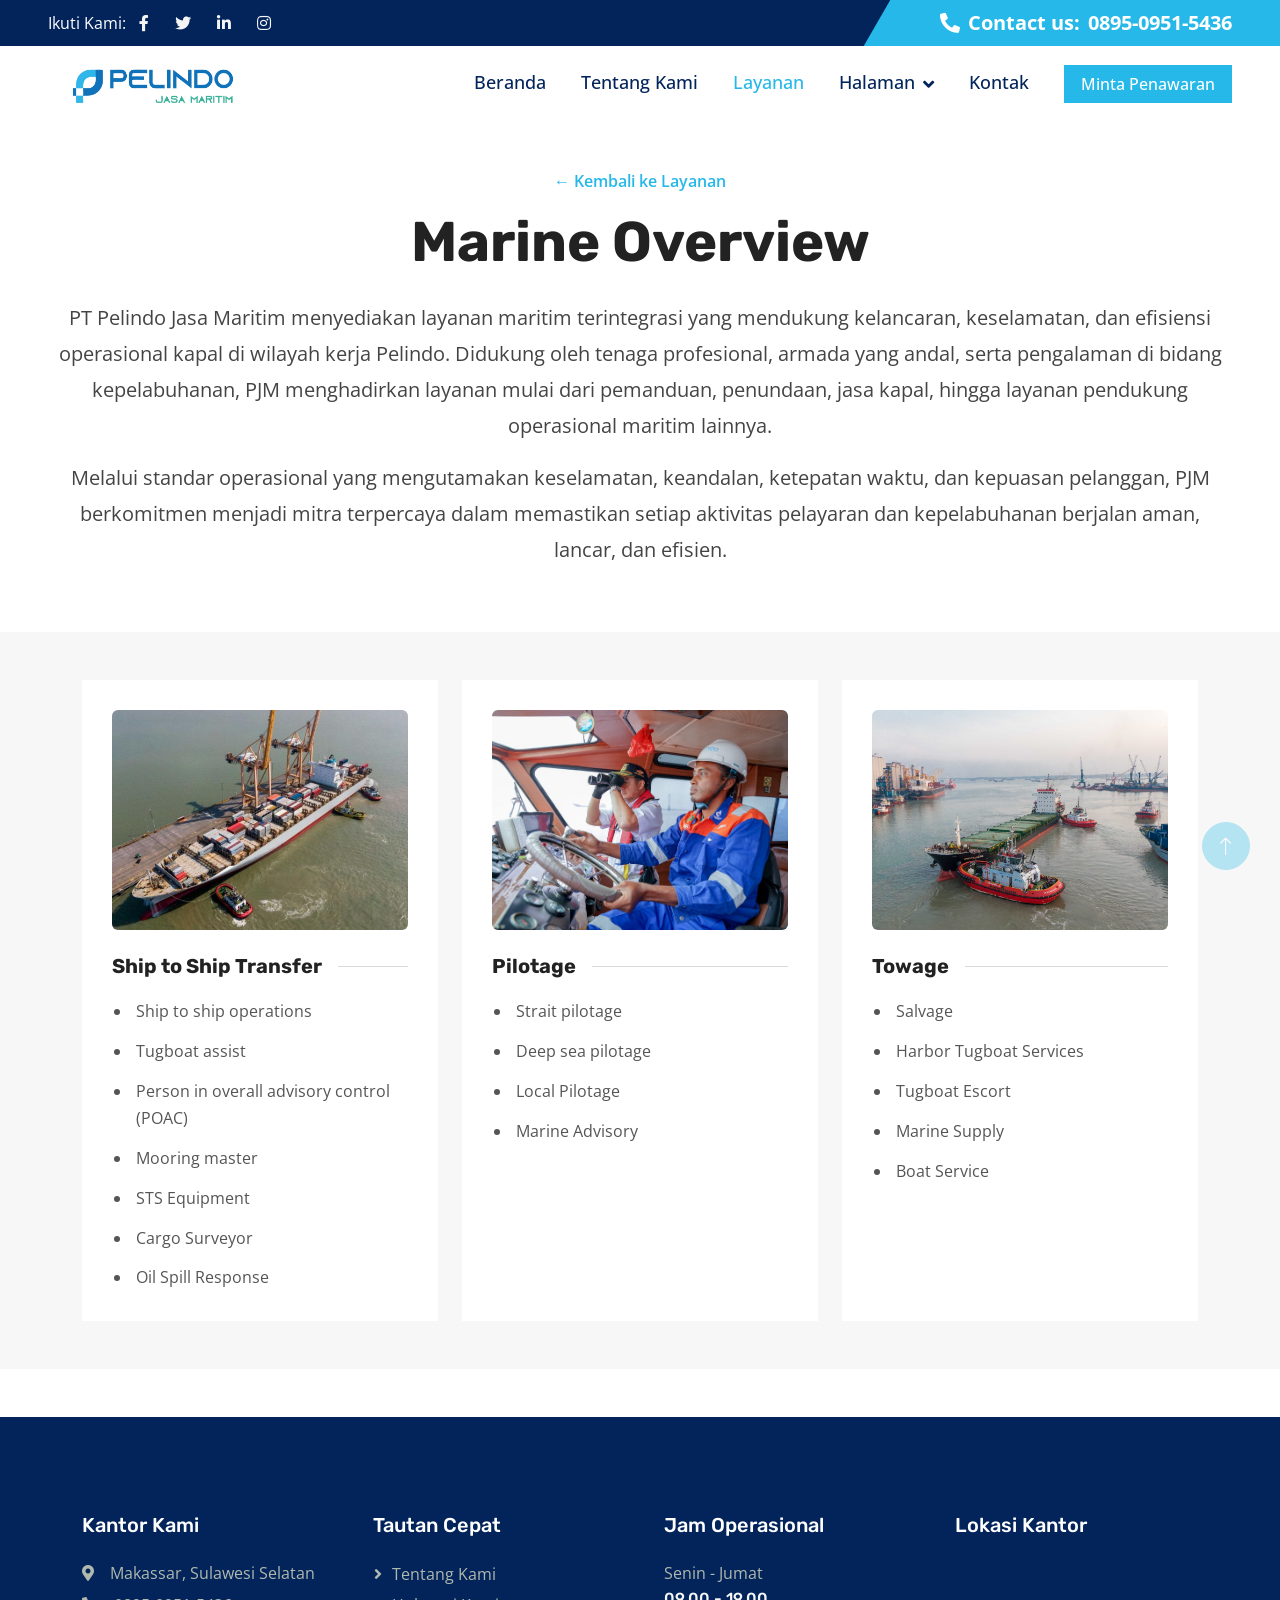
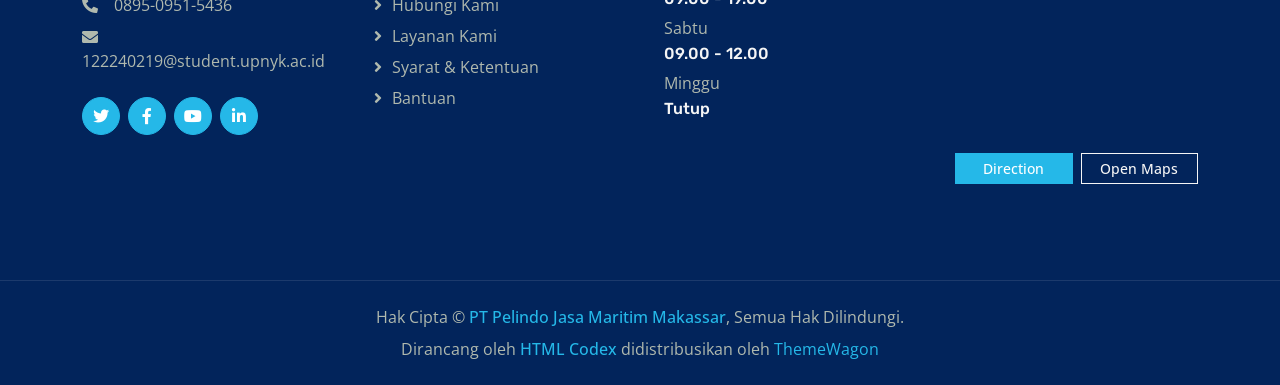
<file: marine.html>
<!DOCTYPE html>
<html lang="id">
<head>
    <meta charset="utf-8">
    <title>Marine Overview | PT Pelindo Jasa Maritim Makassar</title>
    <meta content="width=device-width, initial-scale=1.0" name="viewport">
    <meta content="" name="keywords">
    <meta content="" name="description">
    <link href="img/favicon.ico" rel="icon">
    <link rel="preconnect" href="https://fonts.googleapis.com">
    <link rel="preconnect" href="https://fonts.gstatic.com" crossorigin>
    <link href="https://fonts.googleapis.com/css2?family=Open+Sans:wght@400;500;600&family=Rubik:wght@500;600;700&display=swap" rel="stylesheet">
    <link href="https://cdnjs.cloudflare.com/ajax/libs/font-awesome/5.10.0/css/all.min.css" rel="stylesheet">
    <link href="https://cdn.jsdelivr.net/npm/bootstrap-icons@1.4.1/font/bootstrap-icons.css" rel="stylesheet">
    <link href="lib/animate/animate.min.css" rel="stylesheet">
    <link href="lib/owlcarousel/assets/owl.carousel.min.css" rel="stylesheet">
    <link href="css/bootstrap.min.css" rel="stylesheet">
    <link href="css/style.css" rel="stylesheet">
</head>
<body>
    <!-- Header and navbar follow service.html. -->
    <div id="spinner" class="show bg-white position-fixed translate-middle w-100 vh-100 top-50 start-50 d-flex align-items-center justify-content-center">
        <div class="spinner-border text-primary" role="status" style="width: 3rem; height: 3rem;"></div>
    </div>
    <div class="container-fluid bg-dark px-0">
        <div class="row g-0 d-none d-lg-flex">
            <div class="col-lg-6 ps-5 text-start"><div class="h-100 d-inline-flex align-items-center text-white">
                <span>Ikuti Kami:</span>
                <a class="btn btn-link text-light" href="https://www.facebook.com/humas.pelindoiv" target="_blank" rel="noopener noreferrer" aria-label="Facebook"><i class="fab fa-facebook-f"></i></a>
                <a class="btn btn-link text-light" href="https://x.com/pelindomaritim" target="_blank" rel="noopener noreferrer" aria-label="Twitter"><i class="fab fa-twitter"></i></a>
                <a class="btn btn-link text-light" href="https://www.linkedin.com/in/pelabuhan-indonesia-persero-3941272a1" target="_blank" rel="noopener noreferrer" aria-label="LinkedIn"><i class="fab fa-linkedin-in"></i></a>
                <a class="btn btn-link text-light" href="https://www.instagram.com/pelindomaritim?utm_source=ig_web_button_share_sheet&amp;cplk=ZDNlZDc0MzIxNw==" target="_blank" rel="noopener noreferrer" aria-label="Instagram"><i class="fab fa-instagram"></i></a>
            </div></div>
            <div class="col-lg-6 text-end"><div class="h-100 topbar-right d-inline-flex align-items-center text-white py-2 px-5">
                <span class="fs-5 fw-bold me-2"><i class="fa fa-phone-alt me-2"></i>Contact us:</span>
                <span class="fs-5 fw-bold"><a href="https://wa.me/6289509515436?text=Selamat%20siang%0AYth.%20Humas%20Perlindo%20Maritim%0ASaya%2C%20%0ANama%20%3A%20%0ALokasi%20%3A%0AClient%20%3A%20Benar%2FTidak%0ALayanan%20yang%20digunaan%20%3A%0A%0APesan%20%3A%20" target="_blank" rel="noopener noreferrer">0895-0951-5436</a></span>
            </div></div>
        </div>
    </div>
    <nav class="navbar navbar-expand-lg bg-white navbar-light sticky-top py-0 pe-5">
        <a href="index.html" class="navbar-brand ps-5 me-0"><img class="navbar-logo" src="img/logo-pelindo-jasa-maritim.png" alt="Logo PT Pelindo Jasa Maritim Makassar"></a>
        <button type="button" class="navbar-toggler me-0" data-bs-toggle="collapse" data-bs-target="#navbarCollapse"><span class="navbar-toggler-icon"></span></button>
        <div class="collapse navbar-collapse" id="navbarCollapse">
            <div class="navbar-nav ms-auto p-4 p-lg-0">
                <a href="index.html" class="nav-item nav-link">Beranda</a>
                <a href="about.html" class="nav-item nav-link">Tentang Kami</a>
                <a href="service.html" class="nav-item nav-link active">Layanan</a>
                <div class="nav-item dropdown"><a href="#" class="nav-link dropdown-toggle" data-bs-toggle="dropdown">Halaman</a><div class="dropdown-menu bg-light m-0">
                    <a href="project.html" class="dropdown-item">Layanan Maritim</a><a href="struktur-organisasi.html" class="dropdown-item">Struktur Organisasi</a><a href="feature.html" class="dropdown-item">Visi &amp; Misi</a><a href="team.html" class="dropdown-item">Tim Kami</a><a href="404.html" class="dropdown-item">Halaman 404</a>
                </div></div>
                <a href="contact.html" class="nav-item nav-link">Kontak</a>
            </div>
            <a href="" class="btn btn-primary px-3 d-none d-lg-block">Minta Penawaran</a>
        </div>
    </nav>

    <!-- Marine overview and services. -->
    <main>
        <section class="container-xxl py-5 service-detail-overview">
            <div class="container text-center">
                <!-- Kembali ke daftar layanan maritim. -->
                <a class="service-detail-backlink" href="project.html">&larr; Kembali ke Layanan</a>
                <h1 class="service-detail-title">Marine Overview</h1>
                <p>PT Pelindo Jasa Maritim menyediakan layanan maritim terintegrasi yang mendukung kelancaran, keselamatan, dan efisiensi operasional kapal di wilayah kerja Pelindo. Didukung oleh tenaga profesional, armada yang andal, serta pengalaman di bidang kepelabuhanan, PJM menghadirkan layanan mulai dari pemanduan, penundaan, jasa kapal, hingga layanan pendukung operasional maritim lainnya.</p>
                <p>Melalui standar operasional yang mengutamakan keselamatan, keandalan, ketepatan waktu, dan kepuasan pelanggan, PJM berkomitmen menjadi mitra terpercaya dalam memastikan setiap aktivitas pelayaran dan kepelabuhanan berjalan aman, lancar, dan efisien.</p>
            </div>
        </section>
        <section class="container-fluid py-5 service-detail-catalog" aria-label="Layanan Marine">
            <div class="container"><div class="row g-4">
                <article class="col-lg-4 col-md-6 col-12"><div class="service-detail-card">
                    <!-- Gambar: Ship to Ship Transfer (sumber: link share.google dari pengguna) -->
                    <img src="assets/img/ship-to-ship.jpg" alt="Kapal untuk ship to ship transfer">
                    <h2 class="service-detail-card-title">Ship to Ship Transfer</h2>
                    <ul><li>Ship to ship operations</li><li>Tugboat assist</li><li>Person in overall advisory control (POAC)</li><li>Mooring master</li><li>STS Equipment</li><li>Cargo Surveyor</li><li>Oil Spill Response</li></ul>
                </div></article>
                <article class="col-lg-4 col-md-6 col-12"><div class="service-detail-card">
                    <!-- Gambar: Pilotage (sumber: link share.google dari pengguna) -->
                    <img src="assets/img/pilotage.jpg" alt="Pemanduan kapal di perairan pelabuhan">
                    <h2 class="service-detail-card-title">Pilotage</h2>
                    <ul><li>Strait pilotage</li><li>Deep sea pilotage</li><li>Local Pilotage</li><li>Marine Advisory</li></ul>
                </div></article>
                <article class="col-lg-4 col-md-6 col-12"><div class="service-detail-card">
                    <!-- Gambar: Towage (sumber: link share.google dari pengguna) -->
                    <img src="assets/img/towage.jpg" alt="Kapal tunda mendukung operasi towage">
                    <h2 class="service-detail-card-title">Towage</h2>
                    <ul><li>Salvage</li><li>Harbor Tugboat Services</li><li>Tugboat Escort</li><li>Marine Supply</li><li>Boat Service</li></ul>
                </div></article>
            </div></div>
        </section>
    </main>

    <!-- Footer copied from service.html. -->
    <div class="container-fluid bg-dark footer mt-5 py-5 wow fadeIn" data-wow-delay="0.1s"><div class="container py-5"><div class="row g-5">
        <div class="col-lg-3 col-md-6"><h5 class="text-white mb-4">Kantor Kami</h5><p class="mb-2"><i class="fa fa-map-marker-alt me-3"></i>Makassar, Sulawesi Selatan</p><p class="mb-2"><i class="fa fa-phone-alt me-3"></i><a class="footer-contact-link" href="https://wa.me/6289509515436?text=Selamat%20siang%0AYth.%20Humas%20Perlindo%20Maritim%0ASaya%2C%20%0ANama%20%3A%20%0ALokasi%20%3A%0AClient%20%3A%20Benar%2FTidak%0ALayanan%20yang%20digunaan%20%3A%0A%0APesan%20%3A%20" target="_blank" rel="noopener noreferrer">0895-0951-5436</a></p><p class="mb-2"><i class="fa fa-envelope me-3"></i><a class="footer-contact-link" href="https://mail.google.com/mail/?view=cm&amp;fs=1&amp;to=122240219@student.upnyk.ac.id&amp;body=Selamat%20siang%0AYth.%20Humas%20Perlindo%20Maritim%0ASaya%2C%0ANama%20%3A%0ALokasi%20%3A%0AClient%20%3A%20Benar%2FTidak%0ALayanan%20yang%20digunaan%20%3A%0A%0APesan%20%3A" target="_blank" rel="noopener noreferrer">122240219@student.upnyk.ac.id</a></p><div class="d-flex pt-3"><a class="btn btn-square btn-primary rounded-circle me-2" href="https://x.com/pelindomaritim" target="_blank" rel="noopener noreferrer" aria-label="X"><i class="fab fa-twitter"></i></a><a class="btn btn-square btn-primary rounded-circle me-2" href="https://www.facebook.com/humas.pelindoiv" target="_blank" rel="noopener noreferrer" aria-label="Facebook"><i class="fab fa-facebook-f"></i></a><a class="btn btn-square btn-primary rounded-circle me-2" href="https://www.youtube.com/@pelindojasamaritim" target="_blank" rel="noopener noreferrer" aria-label="YouTube"><i class="fab fa-youtube"></i></a><a class="btn btn-square btn-primary rounded-circle me-2" href="https://www.linkedin.com/in/pelabuhan-indonesia-persero-3941272a1" target="_blank" rel="noopener noreferrer" aria-label="LinkedIn"><i class="fab fa-linkedin-in"></i></a></div></div>
        <div class="col-lg-3 col-md-6"><h5 class="text-white mb-4">Tautan Cepat</h5><a class="btn btn-link" href="">Tentang Kami</a><a class="btn btn-link" href="">Hubungi Kami</a><a class="btn btn-link" href="">Layanan Kami</a><a class="btn btn-link" href="">Syarat &amp; Ketentuan</a><a class="btn btn-link" href="">Bantuan</a></div>
        <div class="col-lg-3 col-md-6"><h5 class="text-white mb-4">Jam Operasional</h5><p class="mb-1">Senin - Jumat</p><h6 class="text-light">09.00 - 19.00</h6><p class="mb-1">Sabtu</p><h6 class="text-light">09.00 - 12.00</h6><p class="mb-1">Minggu</p><h6 class="text-light">Tutup</h6></div>
        <div class="col-lg-3 col-md-6"><h5 class="text-white mb-4">Lokasi Kantor</h5><iframe class="footer-map-frame" src="https://www.google.com/maps?q=-5.121265,119.4086161&amp;z=16&amp;output=embed" title="Peta lokasi kantor PT Pelindo Jasa Maritim Makassar" loading="lazy" referrerpolicy="no-referrer-when-downgrade" allowfullscreen></iframe><div class="footer-map-actions"><a class="btn btn-primary btn-sm" href="https://www.google.com/maps/dir/?api=1&amp;destination=-5.121265%2C119.4086161" target="_blank" rel="noopener noreferrer">Direction</a><a class="btn btn-outline-light btn-sm" href="https://maps.app.goo.gl/Nk7wMV1WgwkL5cXE6" target="_blank" rel="noopener noreferrer">Open Maps</a></div></div>
    </div></div></div>
    <div class="container-fluid copyright bg-dark py-4"><div class="container text-center"><p class="mb-2">Hak Cipta &copy; <a class="fw-semi-bold" href="#">PT Pelindo Jasa Maritim Makassar</a>, Semua Hak Dilindungi.</p><!--/*** This template is free as long as you keep the footer author’s credit link/attribution link/backlink. If you'd like to use the template without the footer author’s credit link/attribution link/backlink, you can purchase the Credit Removal License from "https://htmlcodex.com/credit-removal". Thank you for your support. ***/--><p class="mb-0">Dirancang oleh <a class="fw-semi-bold" href="https://htmlcodex.com">HTML Codex</a> didistribusikan oleh <a href="https://themewagon.com">ThemeWagon</a></p></div></div>
    <a href="#" class="btn btn-lg btn-primary btn-lg-square rounded-circle back-to-top"><i class="bi bi-arrow-up"></i></a>
    <script src="https://code.jquery.com/jquery-3.4.1.min.js"></script>
    <script src="https://cdn.jsdelivr.net/npm/bootstrap@5.0.0/dist/js/bootstrap.bundle.min.js"></script>
    <script src="lib/wow/wow.min.js"></script><script src="lib/easing/easing.min.js"></script><script src="lib/waypoints/waypoints.min.js"></script><script src="lib/owlcarousel/owl.carousel.min.js"></script><script src="lib/counterup/counterup.min.js"></script>
    <script src="js/main.js"></script>
</body>
</html>
</file>
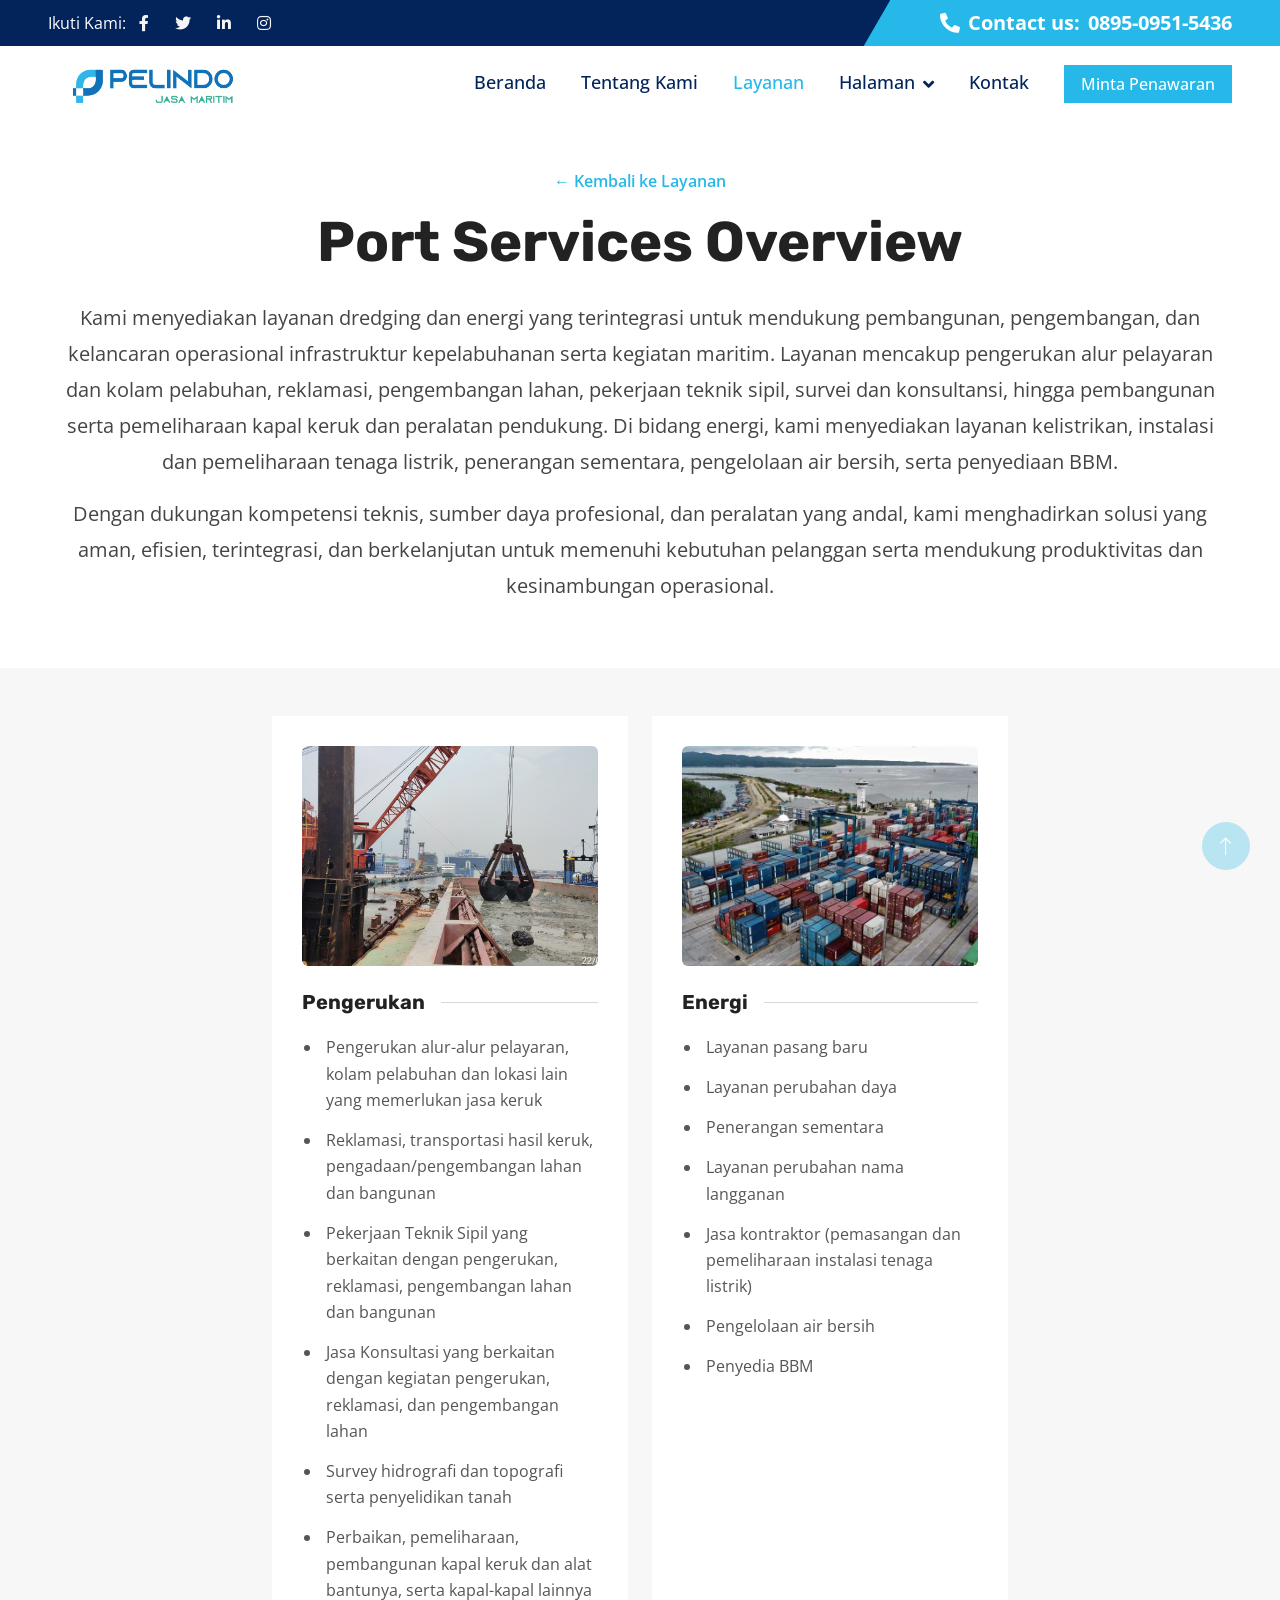
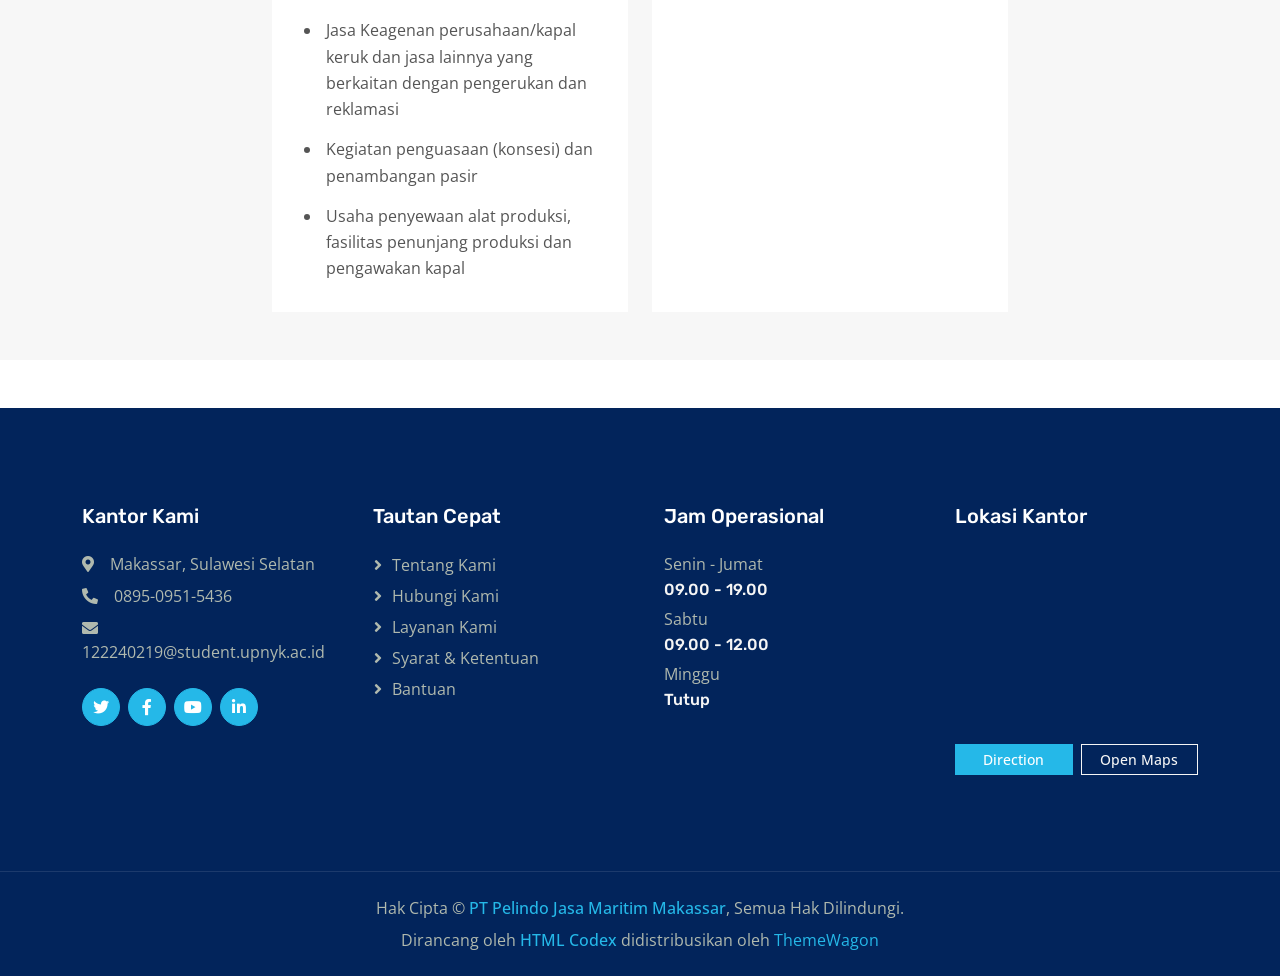
<file: port-services.html>
<!DOCTYPE html>
<html lang="id">
<head>
    <meta charset="utf-8">
    <title>Port Services Overview | PT Pelindo Jasa Maritim Makassar</title>
    <meta content="width=device-width, initial-scale=1.0" name="viewport"><meta content="" name="keywords"><meta content="" name="description">
    <link href="img/favicon.ico" rel="icon"><link rel="preconnect" href="https://fonts.googleapis.com"><link rel="preconnect" href="https://fonts.gstatic.com" crossorigin>
    <link href="https://fonts.googleapis.com/css2?family=Open+Sans:wght@400;500;600&family=Rubik:wght@500;600;700&display=swap" rel="stylesheet"><link href="https://cdnjs.cloudflare.com/ajax/libs/font-awesome/5.10.0/css/all.min.css" rel="stylesheet"><link href="https://cdn.jsdelivr.net/npm/bootstrap-icons@1.4.1/font/bootstrap-icons.css" rel="stylesheet">
    <link href="lib/animate/animate.min.css" rel="stylesheet"><link href="lib/owlcarousel/assets/owl.carousel.min.css" rel="stylesheet"><link href="css/bootstrap.min.css" rel="stylesheet"><link href="css/style.css" rel="stylesheet">
</head>
<body>
    <!-- Header/navbar structure follows service.html. -->
    <div id="spinner" class="show bg-white position-fixed translate-middle w-100 vh-100 top-50 start-50 d-flex align-items-center justify-content-center"><div class="spinner-border text-primary" role="status" style="width: 3rem; height: 3rem;"></div></div>
    <div class="container-fluid bg-dark px-0"><div class="row g-0 d-none d-lg-flex"><div class="col-lg-6 ps-5 text-start"><div class="h-100 d-inline-flex align-items-center text-white"><span>Ikuti Kami:</span><a class="btn btn-link text-light" href="https://www.facebook.com/humas.pelindoiv" target="_blank" rel="noopener noreferrer" aria-label="Facebook"><i class="fab fa-facebook-f"></i></a><a class="btn btn-link text-light" href="https://x.com/pelindomaritim" target="_blank" rel="noopener noreferrer" aria-label="Twitter"><i class="fab fa-twitter"></i></a><a class="btn btn-link text-light" href="https://www.linkedin.com/in/pelabuhan-indonesia-persero-3941272a1" target="_blank" rel="noopener noreferrer" aria-label="LinkedIn"><i class="fab fa-linkedin-in"></i></a><a class="btn btn-link text-light" href="https://www.instagram.com/pelindomaritim?utm_source=ig_web_button_share_sheet&amp;cplk=ZDNlZDc0MzIxNw==" target="_blank" rel="noopener noreferrer" aria-label="Instagram"><i class="fab fa-instagram"></i></a></div></div><div class="col-lg-6 text-end"><div class="h-100 topbar-right d-inline-flex align-items-center text-white py-2 px-5"><span class="fs-5 fw-bold me-2"><i class="fa fa-phone-alt me-2"></i>Contact us:</span><span class="fs-5 fw-bold"><a href="https://wa.me/6289509515436?text=Selamat%20siang%0AYth.%20Humas%20Perlindo%20Maritim%0ASaya%2C%20%0ANama%20%3A%20%0ALokasi%20%3A%0AClient%20%3A%20Benar%2FTidak%0ALayanan%20yang%20digunaan%20%3A%0A%0APesan%20%3A%20" target="_blank" rel="noopener noreferrer">0895-0951-5436</a></span></div></div></div></div>
    <nav class="navbar navbar-expand-lg bg-white navbar-light sticky-top py-0 pe-5"><a href="index.html" class="navbar-brand ps-5 me-0"><img class="navbar-logo" src="img/logo-pelindo-jasa-maritim.png" alt="Logo PT Pelindo Jasa Maritim Makassar"></a><button type="button" class="navbar-toggler me-0" data-bs-toggle="collapse" data-bs-target="#navbarCollapse"><span class="navbar-toggler-icon"></span></button><div class="collapse navbar-collapse" id="navbarCollapse"><div class="navbar-nav ms-auto p-4 p-lg-0"><a href="index.html" class="nav-item nav-link">Beranda</a><a href="about.html" class="nav-item nav-link">Tentang Kami</a><a href="service.html" class="nav-item nav-link active">Layanan</a><div class="nav-item dropdown"><a href="#" class="nav-link dropdown-toggle" data-bs-toggle="dropdown">Halaman</a><div class="dropdown-menu bg-light m-0"><a href="project.html" class="dropdown-item">Layanan Maritim</a><a href="struktur-organisasi.html" class="dropdown-item">Struktur Organisasi</a><a href="feature.html" class="dropdown-item">Visi &amp; Misi</a><a href="team.html" class="dropdown-item">Tim Kami</a><a href="404.html" class="dropdown-item">Halaman 404</a></div></div><a href="contact.html" class="nav-item nav-link">Kontak</a></div><a href="" class="btn btn-primary px-3 d-none d-lg-block">Minta Penawaran</a></div></nav>

    <!-- Port Services overview and service categories. -->
    <main>
        <section class="container-xxl py-5 service-detail-overview"><div class="container text-center"><!-- Kembali ke daftar layanan maritim. --><a class="service-detail-backlink" href="project.html">&larr; Kembali ke Layanan</a><h1 class="service-detail-title">Port Services Overview</h1>
            <p>Kami menyediakan layanan dredging dan energi yang terintegrasi untuk mendukung pembangunan, pengembangan, dan kelancaran operasional infrastruktur kepelabuhanan serta kegiatan maritim. Layanan mencakup pengerukan alur pelayaran dan kolam pelabuhan, reklamasi, pengembangan lahan, pekerjaan teknik sipil, survei dan konsultansi, hingga pembangunan serta pemeliharaan kapal keruk dan peralatan pendukung. Di bidang energi, kami menyediakan layanan kelistrikan, instalasi dan pemeliharaan tenaga listrik, penerangan sementara, pengelolaan air bersih, serta penyediaan BBM.</p>
            <p>Dengan dukungan kompetensi teknis, sumber daya profesional, dan peralatan yang andal, kami menghadirkan solusi yang aman, efisien, terintegrasi, dan berkelanjutan untuk memenuhi kebutuhan pelanggan serta mendukung produktivitas dan kesinambungan operasional.</p>
        </div></section>
        <section class="container-fluid py-5 service-detail-catalog" aria-label="Layanan Port Services"><div class="container"><div class="row g-4">
            <article class="col-lg-4 col-md-6 col-12"><div class="service-detail-card">
                <!-- Gambar: Pengerukan (sumber: link share.google dari pengguna) -->
                <img src="assets/img/pengerukan.jpg" alt="Kegiatan pengerukan pelabuhan">
                <h2 class="service-detail-card-title">Pengerukan</h2>
                <ul><li>Pengerukan alur-alur pelayaran, kolam pelabuhan dan lokasi lain yang memerlukan jasa keruk</li><li>Reklamasi, transportasi hasil keruk, pengadaan/pengembangan lahan dan bangunan</li><li>Pekerjaan Teknik Sipil yang berkaitan dengan pengerukan, reklamasi, pengembangan lahan dan bangunan</li><li>Jasa Konsultasi yang berkaitan dengan kegiatan pengerukan, reklamasi, dan pengembangan lahan</li><li>Survey hidrografi dan topografi serta penyelidikan tanah</li><li>Perbaikan, pemeliharaan, pembangunan kapal keruk dan alat bantunya, serta kapal-kapal lainnya</li><li>Jasa Keagenan perusahaan/kapal keruk dan jasa lainnya yang berkaitan dengan pengerukan dan reklamasi</li><li>Kegiatan penguasaan (konsesi) dan penambangan pasir</li><li>Usaha penyewaan alat produksi, fasilitas penunjang produksi dan pengawakan kapal</li></ul>
            </div></article>
            <article class="col-lg-4 col-md-6 col-12"><div class="service-detail-card">
                <!-- Gambar: Energi (sumber: link share.google dari pengguna) -->
                <img src="assets/img/energi.jpg" alt="Layanan energi untuk operasional pelabuhan">
                <h2 class="service-detail-card-title">Energi</h2>
                <ul><li>Layanan pasang baru</li><li>Layanan perubahan daya</li><li>Penerangan sementara</li><li>Layanan perubahan nama langganan</li><li>Jasa kontraktor (pemasangan dan pemeliharaan instalasi tenaga listrik)</li><li>Pengelolaan air bersih</li><li>Penyedia BBM</li></ul>
            </div></article>
        </div></div></section>
    </main>

    <!-- Footer copied from service.html. -->
    <div class="container-fluid bg-dark footer mt-5 py-5 wow fadeIn" data-wow-delay="0.1s"><div class="container py-5"><div class="row g-5">
        <div class="col-lg-3 col-md-6"><h5 class="text-white mb-4">Kantor Kami</h5><p class="mb-2"><i class="fa fa-map-marker-alt me-3"></i>Makassar, Sulawesi Selatan</p><p class="mb-2"><i class="fa fa-phone-alt me-3"></i><a class="footer-contact-link" href="https://wa.me/6289509515436?text=Selamat%20siang%0AYth.%20Humas%20Perlindo%20Maritim%0ASaya%2C%20%0ANama%20%3A%20%0ALokasi%20%3A%0AClient%20%3A%20Benar%2FTidak%0ALayanan%20yang%20digunaan%20%3A%0A%0APesan%20%3A%20" target="_blank" rel="noopener noreferrer">0895-0951-5436</a></p><p class="mb-2"><i class="fa fa-envelope me-3"></i><a class="footer-contact-link" href="https://mail.google.com/mail/?view=cm&amp;fs=1&amp;to=122240219@student.upnyk.ac.id&amp;body=Selamat%20siang%0AYth.%20Humas%20Perlindo%20Maritim%0ASaya%2C%0ANama%20%3A%0ALokasi%20%3A%0AClient%20%3A%20Benar%2FTidak%0ALayanan%20yang%20digunaan%20%3A%0A%0APesan%20%3A" target="_blank" rel="noopener noreferrer">122240219@student.upnyk.ac.id</a></p><div class="d-flex pt-3"><a class="btn btn-square btn-primary rounded-circle me-2" href="https://x.com/pelindomaritim" target="_blank" rel="noopener noreferrer" aria-label="X"><i class="fab fa-twitter"></i></a><a class="btn btn-square btn-primary rounded-circle me-2" href="https://www.facebook.com/humas.pelindoiv" target="_blank" rel="noopener noreferrer" aria-label="Facebook"><i class="fab fa-facebook-f"></i></a><a class="btn btn-square btn-primary rounded-circle me-2" href="https://www.youtube.com/@pelindojasamaritim" target="_blank" rel="noopener noreferrer" aria-label="YouTube"><i class="fab fa-youtube"></i></a><a class="btn btn-square btn-primary rounded-circle me-2" href="https://www.linkedin.com/in/pelabuhan-indonesia-persero-3941272a1" target="_blank" rel="noopener noreferrer" aria-label="LinkedIn"><i class="fab fa-linkedin-in"></i></a></div></div>
        <div class="col-lg-3 col-md-6"><h5 class="text-white mb-4">Tautan Cepat</h5><a class="btn btn-link" href="">Tentang Kami</a><a class="btn btn-link" href="">Hubungi Kami</a><a class="btn btn-link" href="">Layanan Kami</a><a class="btn btn-link" href="">Syarat &amp; Ketentuan</a><a class="btn btn-link" href="">Bantuan</a></div>
        <div class="col-lg-3 col-md-6"><h5 class="text-white mb-4">Jam Operasional</h5><p class="mb-1">Senin - Jumat</p><h6 class="text-light">09.00 - 19.00</h6><p class="mb-1">Sabtu</p><h6 class="text-light">09.00 - 12.00</h6><p class="mb-1">Minggu</p><h6 class="text-light">Tutup</h6></div>
        <div class="col-lg-3 col-md-6"><h5 class="text-white mb-4">Lokasi Kantor</h5><iframe class="footer-map-frame" src="https://www.google.com/maps?q=-5.121265,119.4086161&amp;z=16&amp;output=embed" title="Peta lokasi kantor PT Pelindo Jasa Maritim Makassar" loading="lazy" referrerpolicy="no-referrer-when-downgrade" allowfullscreen></iframe><div class="footer-map-actions"><a class="btn btn-primary btn-sm" href="https://www.google.com/maps/dir/?api=1&amp;destination=-5.121265%2C119.4086161" target="_blank" rel="noopener noreferrer">Direction</a><a class="btn btn-outline-light btn-sm" href="https://maps.app.goo.gl/Nk7wMV1WgwkL5cXE6" target="_blank" rel="noopener noreferrer">Open Maps</a></div></div>
    </div></div></div>
    <div class="container-fluid copyright bg-dark py-4"><div class="container text-center"><p class="mb-2">Hak Cipta &copy; <a class="fw-semi-bold" href="#">PT Pelindo Jasa Maritim Makassar</a>, Semua Hak Dilindungi.</p><!--/*** This template is free as long as you keep the footer author’s credit link/attribution link/backlink. If you'd like to use the template without the footer author’s credit link/attribution link/backlink, you can purchase the Credit Removal License from "https://htmlcodex.com/credit-removal". Thank you for your support. ***/--><p class="mb-0">Dirancang oleh <a class="fw-semi-bold" href="https://htmlcodex.com">HTML Codex</a> didistribusikan oleh <a href="https://themewagon.com">ThemeWagon</a></p></div></div>
    <a href="#" class="btn btn-lg btn-primary btn-lg-square rounded-circle back-to-top"><i class="bi bi-arrow-up"></i></a>
    <script src="https://code.jquery.com/jquery-3.4.1.min.js"></script><script src="https://cdn.jsdelivr.net/npm/bootstrap@5.0.0/dist/js/bootstrap.bundle.min.js"></script><script src="lib/wow/wow.min.js"></script><script src="lib/easing/easing.min.js"></script><script src="lib/waypoints/waypoints.min.js"></script><script src="lib/owlcarousel/owl.carousel.min.js"></script><script src="lib/counterup/counterup.min.js"></script><script src="js/main.js"></script>
</body>
</html>
</file>
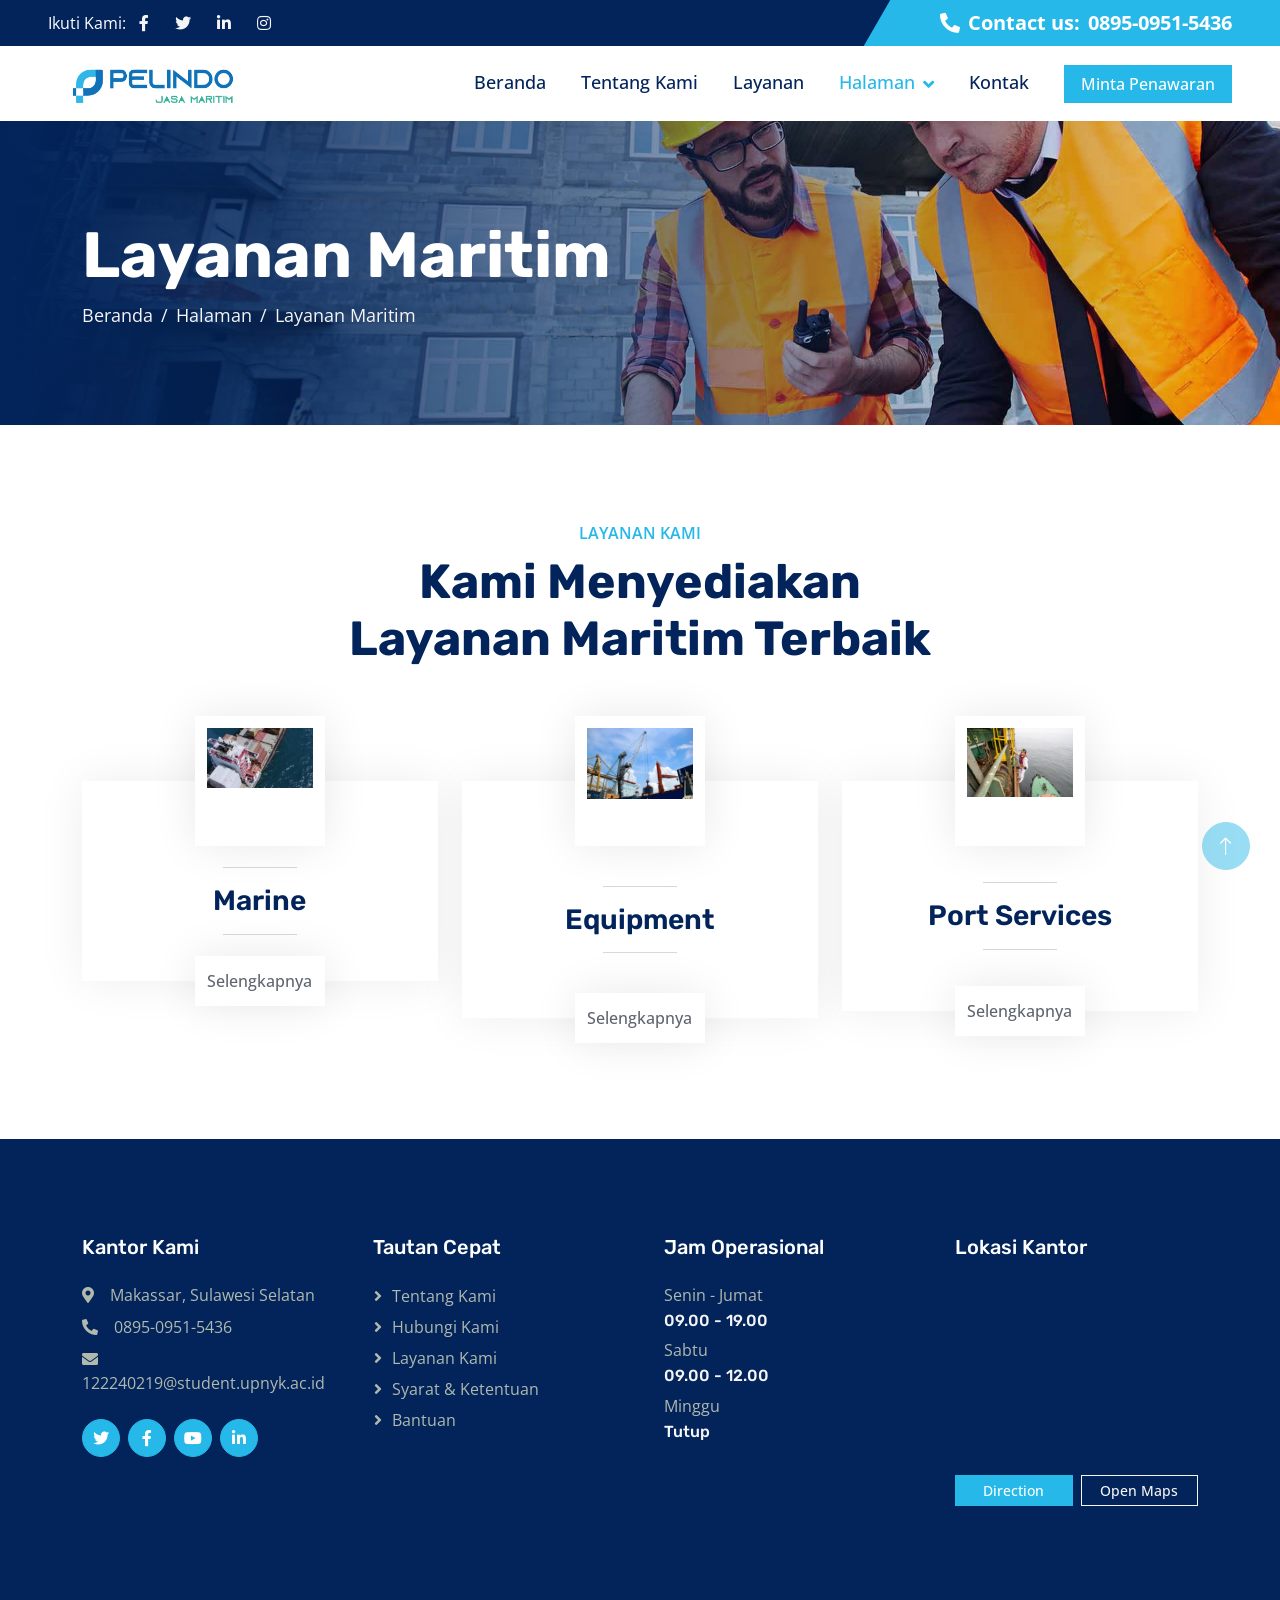
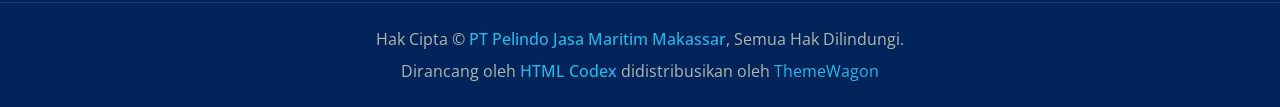
<file: project.html>
<!DOCTYPE html>
<html lang="id">

<head>
    <meta charset="utf-8">
    <title>PT Pelindo Jasa Maritim Makassar</title>
    <meta content="width=device-width, initial-scale=1.0" name="viewport">
    <meta content="" name="keywords">
    <meta content="" name="description">

    <!-- Favicon -->
    <link href="img/favicon.ico" rel="icon">

    <!-- Google Web Fonts -->
    <link rel="preconnect" href="https://fonts.googleapis.com">
    <link rel="preconnect" href="https://fonts.gstatic.com" crossorigin>
    <link
        href="https://fonts.googleapis.com/css2?family=Open+Sans:wght@400;500;600&family=Rubik:wght@500;600;700&display=swap"
        rel="stylesheet">

    <!-- Icon Font Stylesheet -->
    <link href="https://cdnjs.cloudflare.com/ajax/libs/font-awesome/5.10.0/css/all.min.css" rel="stylesheet">
    <link href="https://cdn.jsdelivr.net/npm/bootstrap-icons@1.4.1/font/bootstrap-icons.css" rel="stylesheet">

    <!-- Libraries Stylesheet -->
    <link href="lib/animate/animate.min.css" rel="stylesheet">
    <link href="lib/owlcarousel/assets/owl.carousel.min.css" rel="stylesheet">

    <!-- Customized Bootstrap Stylesheet -->
    <link href="css/bootstrap.min.css" rel="stylesheet">

    <!-- Template Stylesheet -->
    <link href="css/style.css" rel="stylesheet">
</head>

<body>
    <!-- Spinner Start -->
    <div id="spinner"
        class="show bg-white position-fixed translate-middle w-100 vh-100 top-50 start-50 d-flex align-items-center justify-content-center">
        <div class="spinner-border text-primary" role="status" style="width: 3rem; height: 3rem;"></div>
    </div>
    <!-- Spinner End -->


    <!-- Topbar Start -->
    <div class="container-fluid bg-dark px-0">
        <div class="row g-0 d-none d-lg-flex">
            <div class="col-lg-6 ps-5 text-start">
                <div class="h-100 d-inline-flex align-items-center text-white">
                    <span>Ikuti Kami:</span>
                    <a class="btn btn-link text-light" href="https://www.facebook.com/humas.pelindoiv" target="_blank" rel="noopener noreferrer" aria-label="Facebook"><i class="fab fa-facebook-f"></i></a>
                    <a class="btn btn-link text-light" href="https://x.com/pelindomaritim" target="_blank" rel="noopener noreferrer" aria-label="Twitter"><i class="fab fa-twitter"></i></a>
                    <a class="btn btn-link text-light" href="https://www.linkedin.com/in/pelabuhan-indonesia-persero-3941272a1" target="_blank" rel="noopener noreferrer" aria-label="LinkedIn"><i class="fab fa-linkedin-in"></i></a>
                    <a class="btn btn-link text-light" href="https://www.instagram.com/pelindomaritim?utm_source=ig_web_button_share_sheet&amp;cplk=ZDNlZDc0MzIxNw==" target="_blank" rel="noopener noreferrer" aria-label="Instagram"><i class="fab fa-instagram"></i></a>
                </div>
            </div>
            <div class="col-lg-6 text-end">
                <div class="h-100 topbar-right d-inline-flex align-items-center text-white py-2 px-5">
                    <span class="fs-5 fw-bold me-2"><i class="fa fa-phone-alt me-2"></i>Contact us:</span>
                    <span class="fs-5 fw-bold"><a href="https://wa.me/6289509515436?text=Selamat%20siang%0AYth.%20Humas%20Perlindo%20Maritim%0ASaya%2C%20%0ANama%20%3A%20%0ALokasi%20%3A%0AClient%20%3A%20Benar%2FTidak%0ALayanan%20yang%20digunaan%20%3A%0A%0APesan%20%3A%20" target="_blank" rel="noopener noreferrer">0895-0951-5436</a></span>
                </div>
            </div>
        </div>
    </div>
    <!-- Topbar End -->


    <!-- Navbar Start -->
    <nav class="navbar navbar-expand-lg bg-white navbar-light sticky-top py-0 pe-5">
        <a href="index.html" class="navbar-brand ps-5 me-0">
            <img class="navbar-logo" src="img/logo-pelindo-jasa-maritim.png" alt="Logo PT Pelindo Jasa Maritim Makassar">
        </a>
        <button type="button" class="navbar-toggler me-0" data-bs-toggle="collapse" data-bs-target="#navbarCollapse">
            <span class="navbar-toggler-icon"></span>
        </button>
        <div class="collapse navbar-collapse" id="navbarCollapse">
            <div class="navbar-nav ms-auto p-4 p-lg-0">
                <a href="index.html" class="nav-item nav-link">Beranda</a>
                <a href="about.html" class="nav-item nav-link">Tentang Kami</a>
                <a href="service.html" class="nav-item nav-link">Layanan</a>
                <div class="nav-item dropdown">
                    <a href="#" class="nav-link dropdown-toggle active" data-bs-toggle="dropdown">Halaman</a>
                    <div class="dropdown-menu bg-light m-0">
                        <a href="project.html" class="dropdown-item active">Layanan Maritim</a>
                        <!-- Tautan halaman Struktur Organisasi. -->
                        <a href="struktur-organisasi.html" class="dropdown-item">Struktur Organisasi</a>
                        <a href="feature.html" class="dropdown-item">Visi &amp; Misi</a>
                        <a href="team.html" class="dropdown-item">Tim Kami</a>
                        
                        <a href="404.html" class="dropdown-item">Halaman 404</a>
                    </div>
                </div>
                <a href="contact.html" class="nav-item nav-link">Kontak</a>
            </div>
            <a href="" class="btn btn-primary px-3 d-none d-lg-block">Minta Penawaran</a>
        </div>
    </nav>
    <!-- Navbar End -->


    <!-- Page Header Start -->
    <div class="container-fluid page-header py-5 mb-5 wow fadeIn" data-wow-delay="0.1s">
        <div class="container py-5">
            <h1 class="display-3 text-white animated slideInRight">Layanan Maritim</h1>
            <nav aria-label="navigasi breadcrumb">
                <ol class="breadcrumb animated slideInRight mb-0">
                    <li class="breadcrumb-item"><a href="#">Beranda</a></li>
                    <li class="breadcrumb-item"><a href="#">Halaman</a></li>
                    <li class="breadcrumb-item active" aria-current="page">Layanan Maritim</li>
                </ol>
            </nav>
        </div>
    </div>
    <!-- Page Header End -->


    <!-- Project Start -->
    <div class="container-xxl py-5">
        <div class="container">
            <div class="text-center mx-auto pb-4 wow fadeInUp" data-wow-delay="0.1s" style="max-width: 600px;">
                <p class="fw-medium text-uppercase text-primary mb-2">Layanan Kami</p>
                <h1 class="display-5 mb-4">Kami Menyediakan Layanan Maritim Terbaik</h1>
            </div>
            <div class="row gy-5 gx-4">
                <div class="col-md-6 col-lg-4 wow fadeInUp" data-wow-delay="0.1s">
                    <div class="service-item">
                        <!-- Foto dan judul kartu Marine membuka halaman detail. -->
                        <a class="project-service-link" href="marine.html">
                        <!-- TODO: ganti gambar -->
                        <img class="img-fluid" src="img/stok-video-kapal-poster.jpg" alt="Kapal dalam layanan marine">
                        <div class="service-img">
                            <img class="img-fluid" src="img/stok-video-kapal-poster.jpg" alt="Kapal dalam layanan marine">
                        </div>
                        <div class="service-detail">
                            <div class="service-title">
                                <hr class="w-25">
                                <h3 class="mb-0">Marine</h3>
                                <hr class="w-25">
                            </div>
                            <div class="service-text">
                                <p class="text-white mb-0">Kami menyediakan solusi profesional dengan mengutamakan keselamatan dan mutu layanan.</p>
                            </div>
                        </div>
                        </a>
                        <a class="btn btn-light" href="marine.html">Selengkapnya</a>
                    </div>
                </div>
                <div class="col-md-6 col-lg-4 wow fadeInUp" data-wow-delay="0.3s">
                    <div class="service-item">
                        <!-- Foto dan judul kartu Equipment membuka halaman detail. -->
                        <a class="project-service-link" href="equipment.html">
                        <!-- TODO: ganti gambar -->
                        <!-- Gambar: Equipment (sumber: link share.google dari pengguna) -->
                        <img class="img-fluid" src="assets/img/equipment.jpg" alt="Kapal dan peralatan maritim">
                        <div class="service-img">
                            <!-- Gambar: Equipment (sumber: link share.google dari pengguna) -->
                            <img class="img-fluid" src="assets/img/equipment.jpg" alt="Kapal dan peralatan maritim">
                        </div>
                        <div class="service-detail">
                            <div class="service-title">
                                <hr class="w-25">
                                <h3 class="mb-0">Equipment</h3>
                                <hr class="w-25">
                            </div>
                            <div class="service-text">
                                <p class="text-white mb-0">Kami menyediakan solusi profesional dengan mengutamakan keselamatan dan mutu layanan.</p>
                            </div>
                        </div>
                        </a>
                        <a class="btn btn-light" href="equipment.html">Selengkapnya</a>
                    </div>
                </div>
                <div class="col-md-6 col-lg-4 wow fadeInUp" data-wow-delay="0.5s">
                    <div class="service-item">
                        <!-- Foto dan judul kartu Port Services membuka halaman detail. -->
                        <a class="project-service-link" href="port-services.html">
                        <!-- TODO: ganti gambar -->
                        <!-- Gambar: Port Services (sumber: link share.google dari pengguna) -->
                        <img class="img-fluid" src="assets/img/port-services.jpg" alt="Kapal di area layanan pelabuhan">
                        <div class="service-img">
                            <!-- Gambar: Port Services (sumber: link share.google dari pengguna) -->
                            <img class="img-fluid" src="assets/img/port-services.jpg" alt="Kapal di area layanan pelabuhan">
                        </div>
                        <div class="service-detail">
                            <div class="service-title">
                                <hr class="w-25">
                                <h3 class="mb-0">Port Services</h3>
                                <hr class="w-25">
                            </div>
                            <div class="service-text">
                                <p class="text-white mb-0">Kami menyediakan solusi profesional dengan mengutamakan keselamatan dan mutu layanan.</p>
                            </div>
                        </div>
                        </a>
                        <a class="btn btn-light" href="port-services.html">Selengkapnya</a>
                    </div>
                </div>
            </div>
        </div>
    </div>
    <!-- Project End -->


    <!-- Footer Start -->
    <div class="container-fluid bg-dark footer mt-5 py-5 wow fadeIn" data-wow-delay="0.1s">
        <div class="container py-5">
            <div class="row g-5">
                <div class="col-lg-3 col-md-6">
                    <h5 class="text-white mb-4">Kantor Kami</h5>
                    <p class="mb-2"><i class="fa fa-map-marker-alt me-3"></i>Makassar, Sulawesi Selatan</p>
                    <p class="mb-2"><i class="fa fa-phone-alt me-3"></i><a class="footer-contact-link" href="https://wa.me/6289509515436?text=Selamat%20siang%0AYth.%20Humas%20Perlindo%20Maritim%0ASaya%2C%20%0ANama%20%3A%20%0ALokasi%20%3A%0AClient%20%3A%20Benar%2FTidak%0ALayanan%20yang%20digunaan%20%3A%0A%0APesan%20%3A%20" target="_blank" rel="noopener noreferrer">0895-0951-5436</a></p>
                    <p class="mb-2"><i class="fa fa-envelope me-3"></i><a class="footer-contact-link" href="https://mail.google.com/mail/?view=cm&amp;fs=1&amp;to=122240219@student.upnyk.ac.id&amp;body=Selamat%20siang%0AYth.%20Humas%20Perlindo%20Maritim%0ASaya%2C%0ANama%20%3A%0ALokasi%20%3A%0AClient%20%3A%20Benar%2FTidak%0ALayanan%20yang%20digunaan%20%3A%0A%0APesan%20%3A" target="_blank" rel="noopener noreferrer">122240219@student.upnyk.ac.id</a></p>
                    <div class="d-flex pt-3">
                        <a class="btn btn-square btn-primary rounded-circle me-2" href="https://x.com/pelindomaritim" target="_blank" rel="noopener noreferrer" aria-label="X"><i class="fab fa-twitter"></i></a>
                        <a class="btn btn-square btn-primary rounded-circle me-2" href="https://www.facebook.com/humas.pelindoiv" target="_blank" rel="noopener noreferrer" aria-label="Facebook"><i class="fab fa-facebook-f"></i></a>
                        <a class="btn btn-square btn-primary rounded-circle me-2" href="https://www.youtube.com/@pelindojasamaritim" target="_blank" rel="noopener noreferrer" aria-label="YouTube"><i class="fab fa-youtube"></i></a>
                        <a class="btn btn-square btn-primary rounded-circle me-2" href="https://www.linkedin.com/in/pelabuhan-indonesia-persero-3941272a1" target="_blank" rel="noopener noreferrer" aria-label="LinkedIn"><i class="fab fa-linkedin-in"></i></a>
                    </div>
                </div>
                <div class="col-lg-3 col-md-6">
                    <h5 class="text-white mb-4">Tautan Cepat</h5>
                    <a class="btn btn-link" href="">Tentang Kami</a>
                    <a class="btn btn-link" href="">Hubungi Kami</a>
                    <a class="btn btn-link" href="">Layanan Kami</a>
                    <a class="btn btn-link" href="">Syarat & Ketentuan</a>
                    <a class="btn btn-link" href="">Bantuan</a>
                </div>
                <div class="col-lg-3 col-md-6">
                    <h5 class="text-white mb-4">Jam Operasional</h5>
                    <p class="mb-1">Senin - Jumat</p>
                    <h6 class="text-light">09.00 - 19.00</h6>
                    <p class="mb-1">Sabtu</p>
                    <h6 class="text-light">09.00 - 12.00</h6>
                    <p class="mb-1">Minggu</p>
                    <h6 class="text-light">Tutup</h6>
                </div>
                                <div class="col-lg-3 col-md-6">
                    <h5 class="text-white mb-4">Lokasi Kantor</h5>
                    <iframe class="footer-map-frame" src="https://www.google.com/maps?q=-5.121265,119.4086161&amp;z=16&amp;output=embed" title="Peta lokasi kantor PT Pelindo Jasa Maritim Makassar" loading="lazy" referrerpolicy="no-referrer-when-downgrade" allowfullscreen></iframe>
                    <div class="footer-map-actions">
                        <a class="btn btn-primary btn-sm" href="https://www.google.com/maps/dir/?api=1&amp;destination=-5.121265%2C119.4086161" target="_blank" rel="noopener noreferrer">Direction</a>
                        <a class="btn btn-outline-light btn-sm" href="https://maps.app.goo.gl/Nk7wMV1WgwkL5cXE6" target="_blank" rel="noopener noreferrer">Open Maps</a>
                    </div>
                </div>
            </div>
        </div>
    </div>
    <!-- Footer End -->


    <!-- Copyright Start -->
    <div class="container-fluid copyright bg-dark py-4">
        <div class="container text-center">
            <p class="mb-2">Hak Cipta &copy; <a class="fw-semi-bold" href="#">PT Pelindo Jasa Maritim Makassar</a>, Semua Hak Dilindungi.
            </p>
            <!--/*** This template is free as long as you keep the footer author’s credit link/attribution link/backlink. If you'd like to use the template without the footer author’s credit link/attribution link/backlink, you can purchase the Credit Removal License from "https://htmlcodex.com/credit-removal". Thank you for your support. ***/-->
            <p class="mb-0">Dirancang oleh <a class="fw-semi-bold" href="https://htmlcodex.com">HTML Codex</a> didistribusikan
                oleh <a href="https://themewagon.com">ThemeWagon</a> </p>
        </div>
    </div>
    <!-- Copyright End -->


    <!-- Back to Top -->
    <a href="#" class="btn btn-lg btn-primary btn-lg-square rounded-circle back-to-top"><i
            class="bi bi-arrow-up"></i></a>


    <!-- JavaScript Libraries -->
    <script src="https://code.jquery.com/jquery-3.4.1.min.js"></script>
    <script src="https://cdn.jsdelivr.net/npm/bootstrap@5.0.0/dist/js/bootstrap.bundle.min.js"></script>
    <script src="lib/wow/wow.min.js"></script>
    <script src="lib/easing/easing.min.js"></script>
    <script src="lib/waypoints/waypoints.min.js"></script>
    <script src="lib/owlcarousel/owl.carousel.min.js"></script>
    <script src="lib/counterup/counterup.min.js"></script>

    <!-- Template Javascript -->
    <script src="js/main.js"></script>
</body>

</html>
</file>
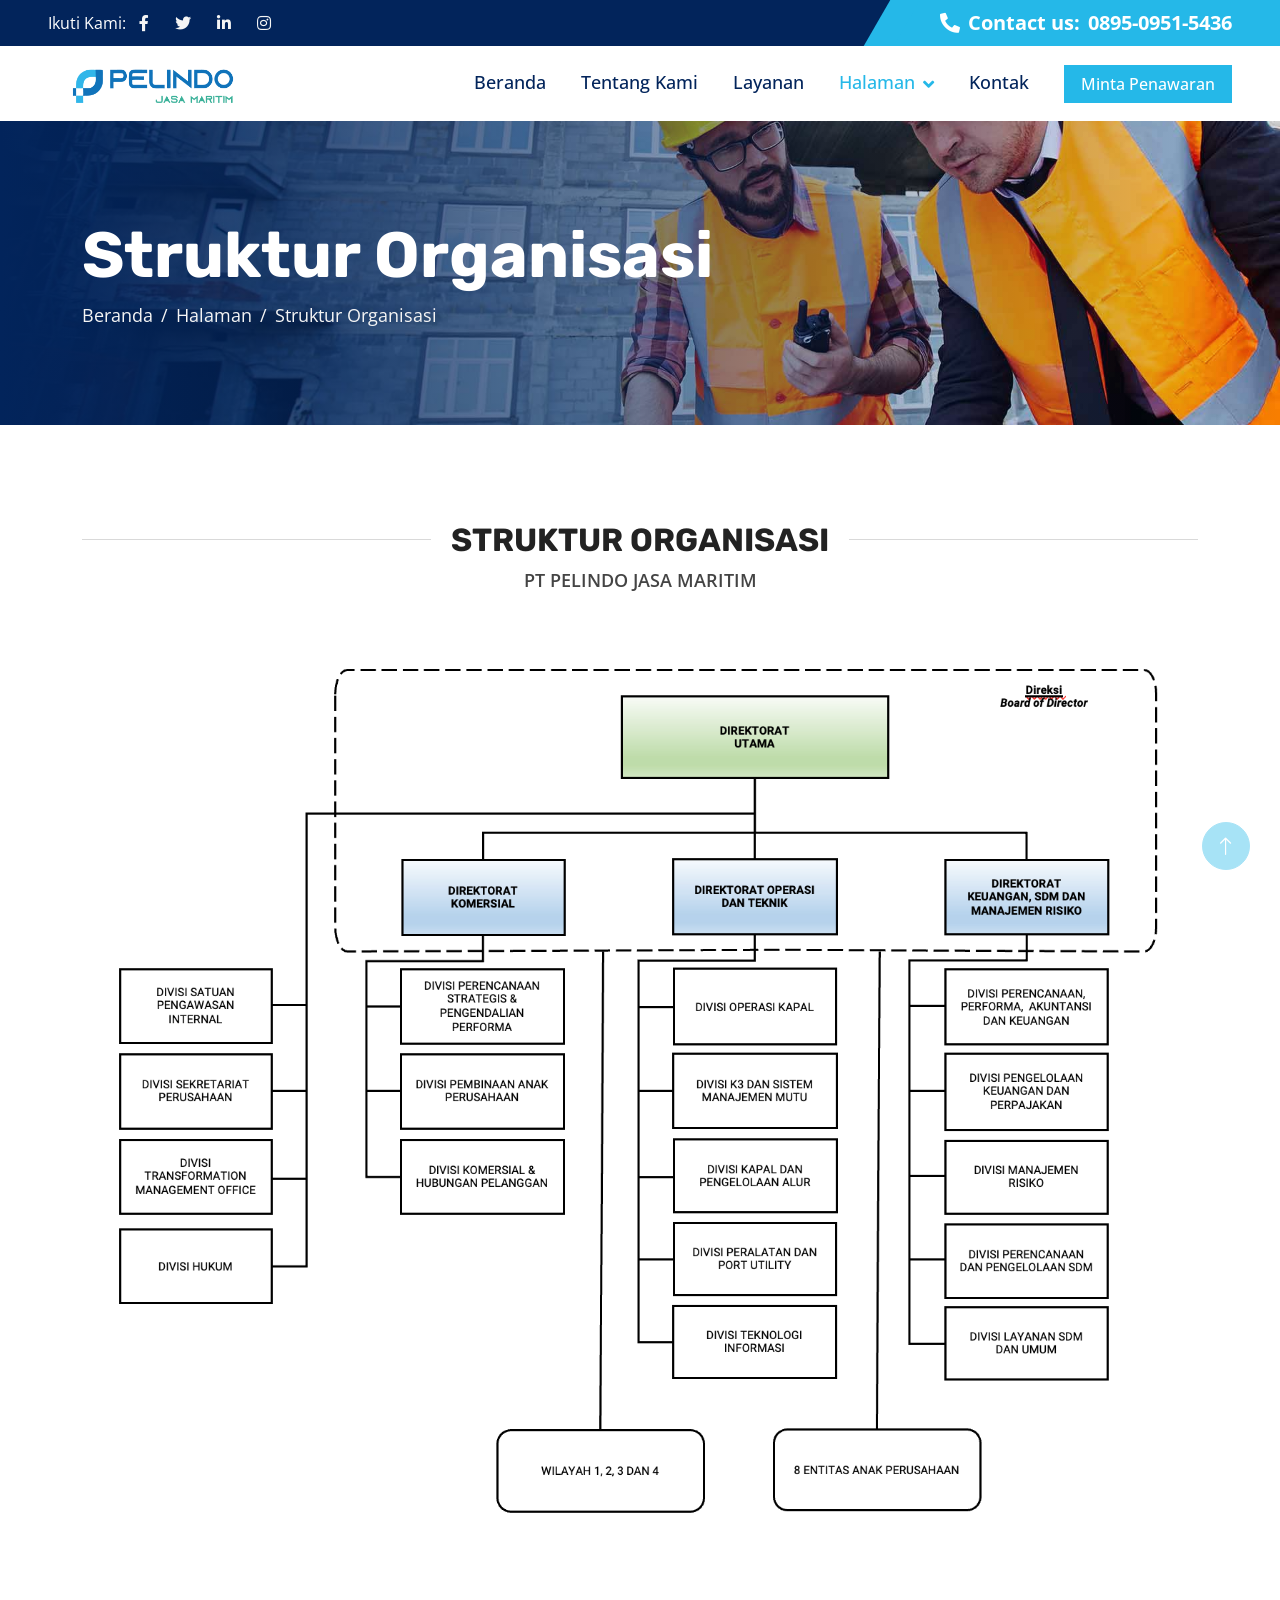
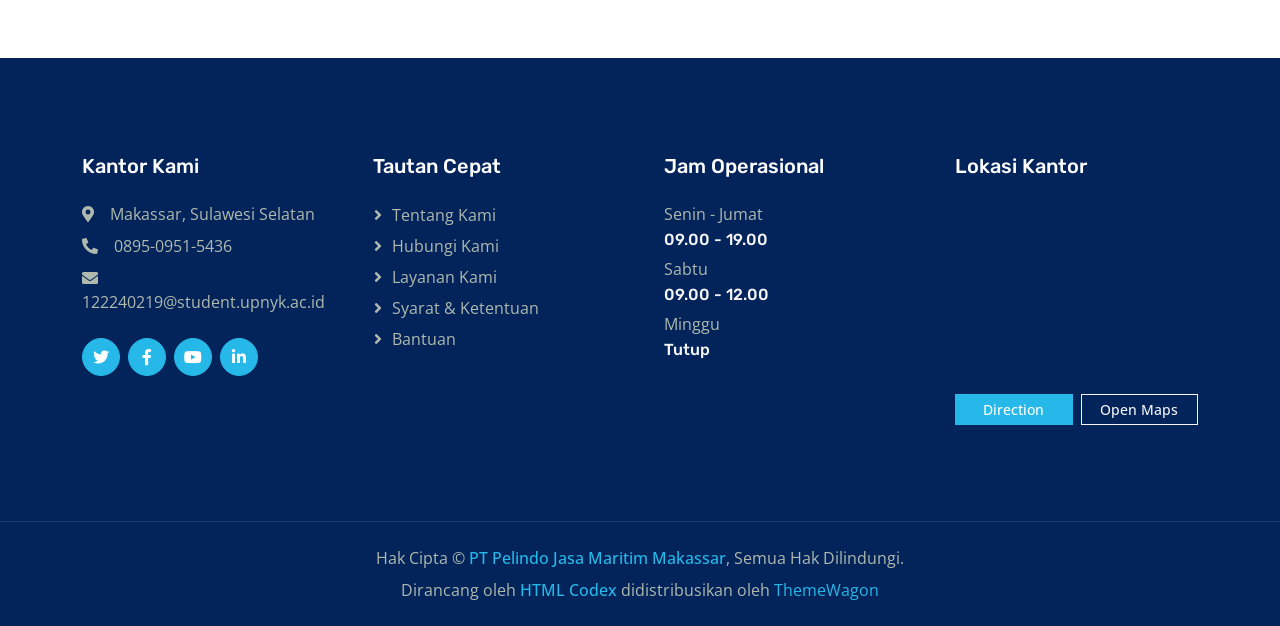
<file: struktur-organisasi.html>
<!DOCTYPE html>
<html lang="id">

<head>
    <meta charset="utf-8">
    <title>Struktur Organisasi | PT Pelindo Jasa Maritim Makassar</title>
    <meta content="width=device-width, initial-scale=1.0" name="viewport">
    <meta content="" name="keywords">
    <meta content="" name="description">

    <!-- Favicon -->
    <link href="img/favicon.ico" rel="icon">

    <!-- Google Web Fonts -->
    <link rel="preconnect" href="https://fonts.googleapis.com">
    <link rel="preconnect" href="https://fonts.gstatic.com" crossorigin>
    <link href="https://fonts.googleapis.com/css2?family=Open+Sans:wght@400;500;600&family=Rubik:wght@500;600;700&display=swap" rel="stylesheet">

    <!-- Icon Font Stylesheet -->
    <link href="https://cdnjs.cloudflare.com/ajax/libs/font-awesome/5.10.0/css/all.min.css" rel="stylesheet">
    <link href="https://cdn.jsdelivr.net/npm/bootstrap-icons@1.4.1/font/bootstrap-icons.css" rel="stylesheet">

    <!-- Libraries Stylesheet -->
    <link href="lib/animate/animate.min.css" rel="stylesheet">
    <link href="lib/owlcarousel/assets/owl.carousel.min.css" rel="stylesheet">

    <!-- Customized Bootstrap Stylesheet -->
    <link href="css/bootstrap.min.css" rel="stylesheet">

    <!-- Template Stylesheet -->
    <link href="css/style.css" rel="stylesheet">
</head>

<body>
    <!-- Spinner Start -->
    <div id="spinner" class="show bg-white position-fixed translate-middle w-100 vh-100 top-50 start-50 d-flex align-items-center justify-content-center">
        <div class="spinner-border text-primary" role="status" style="width: 3rem; height: 3rem;"></div>
    </div>
    <!-- Spinner End -->

    <!-- Topbar Start: mengikuti struktur service.html. -->
    <div class="container-fluid bg-dark px-0">
        <div class="row g-0 d-none d-lg-flex">
            <div class="col-lg-6 ps-5 text-start">
                <div class="h-100 d-inline-flex align-items-center text-white">
                    <span>Ikuti Kami:</span>
                    <a class="btn btn-link text-light" href="https://www.facebook.com/humas.pelindoiv" target="_blank" rel="noopener noreferrer" aria-label="Facebook"><i class="fab fa-facebook-f"></i></a>
                    <a class="btn btn-link text-light" href="https://x.com/pelindomaritim" target="_blank" rel="noopener noreferrer" aria-label="Twitter"><i class="fab fa-twitter"></i></a>
                    <a class="btn btn-link text-light" href="https://www.linkedin.com/in/pelabuhan-indonesia-persero-3941272a1" target="_blank" rel="noopener noreferrer" aria-label="LinkedIn"><i class="fab fa-linkedin-in"></i></a>
                    <a class="btn btn-link text-light" href="https://www.instagram.com/pelindomaritim?utm_source=ig_web_button_share_sheet&amp;cplk=ZDNlZDc0MzIxNw==" target="_blank" rel="noopener noreferrer" aria-label="Instagram"><i class="fab fa-instagram"></i></a>
                </div>
            </div>
            <div class="col-lg-6 text-end">
                <div class="h-100 topbar-right d-inline-flex align-items-center text-white py-2 px-5">
                    <span class="fs-5 fw-bold me-2"><i class="fa fa-phone-alt me-2"></i>Contact us:</span>
                    <span class="fs-5 fw-bold"><a href="https://wa.me/6289509515436?text=Selamat%20siang%0AYth.%20Humas%20Perlindo%20Maritim%0ASaya%2C%20%0ANama%20%3A%20%0ALokasi%20%3A%0AClient%20%3A%20Benar%2FTidak%0ALayanan%20yang%20digunaan%20%3A%0A%0APesan%20%3A%20" target="_blank" rel="noopener noreferrer">0895-0951-5436</a></span>
                </div>
            </div>
        </div>
    </div>
    <!-- Topbar End -->

    <!-- Navbar Start: sama dengan service.html, dengan link halaman ini di dropdown. -->
    <nav class="navbar navbar-expand-lg bg-white navbar-light sticky-top py-0 pe-5">
        <a href="index.html" class="navbar-brand ps-5 me-0">
            <img class="navbar-logo" src="img/logo-pelindo-jasa-maritim.png" alt="Logo PT Pelindo Jasa Maritim Makassar">
        </a>
        <button type="button" class="navbar-toggler me-0" data-bs-toggle="collapse" data-bs-target="#navbarCollapse">
            <span class="navbar-toggler-icon"></span>
        </button>
        <div class="collapse navbar-collapse" id="navbarCollapse">
            <div class="navbar-nav ms-auto p-4 p-lg-0">
                <a href="index.html" class="nav-item nav-link">Beranda</a>
                <a href="about.html" class="nav-item nav-link">Tentang Kami</a>
                <a href="service.html" class="nav-item nav-link">Layanan</a>
                <div class="nav-item dropdown">
                    <a href="#" class="nav-link dropdown-toggle active" data-bs-toggle="dropdown">Halaman</a>
                    <div class="dropdown-menu bg-light m-0">
                        <a href="project.html" class="dropdown-item">Layanan Maritim</a>
                        <a href="struktur-organisasi.html" class="dropdown-item active">Struktur Organisasi</a>
                        <a href="feature.html" class="dropdown-item">Visi &amp; Misi</a>
                        <a href="team.html" class="dropdown-item">Tim Kami</a>
                        
                        <a href="404.html" class="dropdown-item">Halaman 404</a>
                    </div>
                </div>
                <a href="contact.html" class="nav-item nav-link">Kontak</a>
            </div>
            <a href="" class="btn btn-primary px-3 d-none d-lg-block">Minta Penawaran</a>
        </div>
    </nav>
    <!-- Navbar End -->

    <!-- Page Header Start -->
    <div class="container-fluid page-header py-5 mb-5 wow fadeIn" data-wow-delay="0.1s">
        <div class="container py-5">
            <h1 class="display-3 text-white animated slideInRight">Struktur Organisasi</h1>
            <nav aria-label="navigasi breadcrumb">
                <ol class="breadcrumb animated slideInRight mb-0">
                    <li class="breadcrumb-item"><a href="index.html">Beranda</a></li>
                    <li class="breadcrumb-item"><a href="#">Halaman</a></li>
                    <li class="breadcrumb-item active" aria-current="page">Struktur Organisasi</li>
                </ol>
            </nav>
        </div>
    </div>
    <!-- Page Header End -->

    <!-- Section struktur: gambar ditautkan ke ukuran penuh untuk diperbesar. -->
    <main class="container-xxl py-5 organization-page">
        <div class="container">
            <header class="organization-heading">
                <h2>STRUKTUR ORGANISASI</h2>
                <p>PT PELINDO JASA MARITIM</p>
            </header>
            <a class="organization-chart-link" href="assets/img/struktur-organisasi.png" target="_blank" rel="noopener noreferrer" aria-label="Buka gambar struktur organisasi ukuran penuh">
                <img class="organization-chart" src="assets/img/struktur-organisasi.png" alt="Struktur Organisasi PT Pelindo Jasa Maritim">
            </a>
        </div>
    </main>

    <!-- Footer Start: disalin dari struktur service.html. -->
    <div class="container-fluid bg-dark footer mt-5 py-5 wow fadeIn" data-wow-delay="0.1s">
        <div class="container py-5">
            <div class="row g-5">
                <div class="col-lg-3 col-md-6">
                    <h5 class="text-white mb-4">Kantor Kami</h5>
                    <p class="mb-2"><i class="fa fa-map-marker-alt me-3"></i>Makassar, Sulawesi Selatan</p>
                    <p class="mb-2"><i class="fa fa-phone-alt me-3"></i><a class="footer-contact-link" href="https://wa.me/6289509515436?text=Selamat%20siang%0AYth.%20Humas%20Perlindo%20Maritim%0ASaya%2C%20%0ANama%20%3A%20%0ALokasi%20%3A%0AClient%20%3A%20Benar%2FTidak%0ALayanan%20yang%20digunaan%20%3A%0A%0APesan%20%3A%20" target="_blank" rel="noopener noreferrer">0895-0951-5436</a></p>
                    <p class="mb-2"><i class="fa fa-envelope me-3"></i><a class="footer-contact-link" href="https://mail.google.com/mail/?view=cm&amp;fs=1&amp;to=122240219@student.upnyk.ac.id&amp;body=Selamat%20siang%0AYth.%20Humas%20Perlindo%20Maritim%0ASaya%2C%0ANama%20%3A%0ALokasi%20%3A%0AClient%20%3A%20Benar%2FTidak%0ALayanan%20yang%20digunaan%20%3A%0A%0APesan%20%3A" target="_blank" rel="noopener noreferrer">122240219@student.upnyk.ac.id</a></p>
                    <div class="d-flex pt-3">
                        <a class="btn btn-square btn-primary rounded-circle me-2" href="https://x.com/pelindomaritim" target="_blank" rel="noopener noreferrer" aria-label="X"><i class="fab fa-twitter"></i></a>
                        <a class="btn btn-square btn-primary rounded-circle me-2" href="https://www.facebook.com/humas.pelindoiv" target="_blank" rel="noopener noreferrer" aria-label="Facebook"><i class="fab fa-facebook-f"></i></a>
                        <a class="btn btn-square btn-primary rounded-circle me-2" href="https://www.youtube.com/@pelindojasamaritim" target="_blank" rel="noopener noreferrer" aria-label="YouTube"><i class="fab fa-youtube"></i></a>
                        <a class="btn btn-square btn-primary rounded-circle me-2" href="https://www.linkedin.com/in/pelabuhan-indonesia-persero-3941272a1" target="_blank" rel="noopener noreferrer" aria-label="LinkedIn"><i class="fab fa-linkedin-in"></i></a>
                    </div>
                </div>
                <div class="col-lg-3 col-md-6">
                    <h5 class="text-white mb-4">Tautan Cepat</h5>
                    <a class="btn btn-link" href="">Tentang Kami</a>
                    <a class="btn btn-link" href="">Hubungi Kami</a>
                    <a class="btn btn-link" href="">Layanan Kami</a>
                    <a class="btn btn-link" href="">Syarat &amp; Ketentuan</a>
                    <a class="btn btn-link" href="">Bantuan</a>
                </div>
                <div class="col-lg-3 col-md-6">
                    <h5 class="text-white mb-4">Jam Operasional</h5>
                    <p class="mb-1">Senin - Jumat</p>
                    <h6 class="text-light">09.00 - 19.00</h6>
                    <p class="mb-1">Sabtu</p>
                    <h6 class="text-light">09.00 - 12.00</h6>
                    <p class="mb-1">Minggu</p>
                    <h6 class="text-light">Tutup</h6>
                </div>
                <div class="col-lg-3 col-md-6">
                    <h5 class="text-white mb-4">Lokasi Kantor</h5>
                    <iframe class="footer-map-frame" src="https://www.google.com/maps?q=-5.121265,119.4086161&amp;z=16&amp;output=embed" title="Peta lokasi kantor PT Pelindo Jasa Maritim Makassar" loading="lazy" referrerpolicy="no-referrer-when-downgrade" allowfullscreen></iframe>
                    <div class="footer-map-actions">
                        <a class="btn btn-primary btn-sm" href="https://www.google.com/maps/dir/?api=1&amp;destination=-5.121265%2C119.4086161" target="_blank" rel="noopener noreferrer">Direction</a>
                        <a class="btn btn-outline-light btn-sm" href="https://maps.app.goo.gl/Nk7wMV1WgwkL5cXE6" target="_blank" rel="noopener noreferrer">Open Maps</a>
                    </div>
                </div>
            </div>
        </div>
    </div>
    <!-- Footer End -->

    <!-- Copyright Start -->
    <div class="container-fluid copyright bg-dark py-4">
        <div class="container text-center">
            <p class="mb-2">Hak Cipta &copy; <a class="fw-semi-bold" href="#">PT Pelindo Jasa Maritim Makassar</a>, Semua Hak Dilindungi.</p>
            <!--/*** This template is free as long as you keep the footer author’s credit link/attribution link/backlink. If you'd like to use the template without the footer author’s credit link/attribution link/backlink, you can purchase the Credit Removal License from "https://htmlcodex.com/credit-removal". Thank you for your support. ***/-->
            <p class="mb-0">Dirancang oleh <a class="fw-semi-bold" href="https://htmlcodex.com">HTML Codex</a> didistribusikan oleh <a href="https://themewagon.com">ThemeWagon</a></p>
        </div>
    </div>
    <!-- Copyright End -->

    <a href="#" class="btn btn-lg btn-primary btn-lg-square rounded-circle back-to-top"><i class="bi bi-arrow-up"></i></a>

    <!-- JavaScript Libraries -->
    <script src="https://code.jquery.com/jquery-3.4.1.min.js"></script>
    <script src="https://cdn.jsdelivr.net/npm/bootstrap@5.0.0/dist/js/bootstrap.bundle.min.js"></script>
    <script src="lib/wow/wow.min.js"></script>
    <script src="lib/easing/easing.min.js"></script>
    <script src="lib/waypoints/waypoints.min.js"></script>
    <script src="lib/owlcarousel/owl.carousel.min.js"></script>
    <script src="lib/counterup/counterup.min.js"></script>
    <script src="js/main.js"></script>
</body>
</html>
</file>
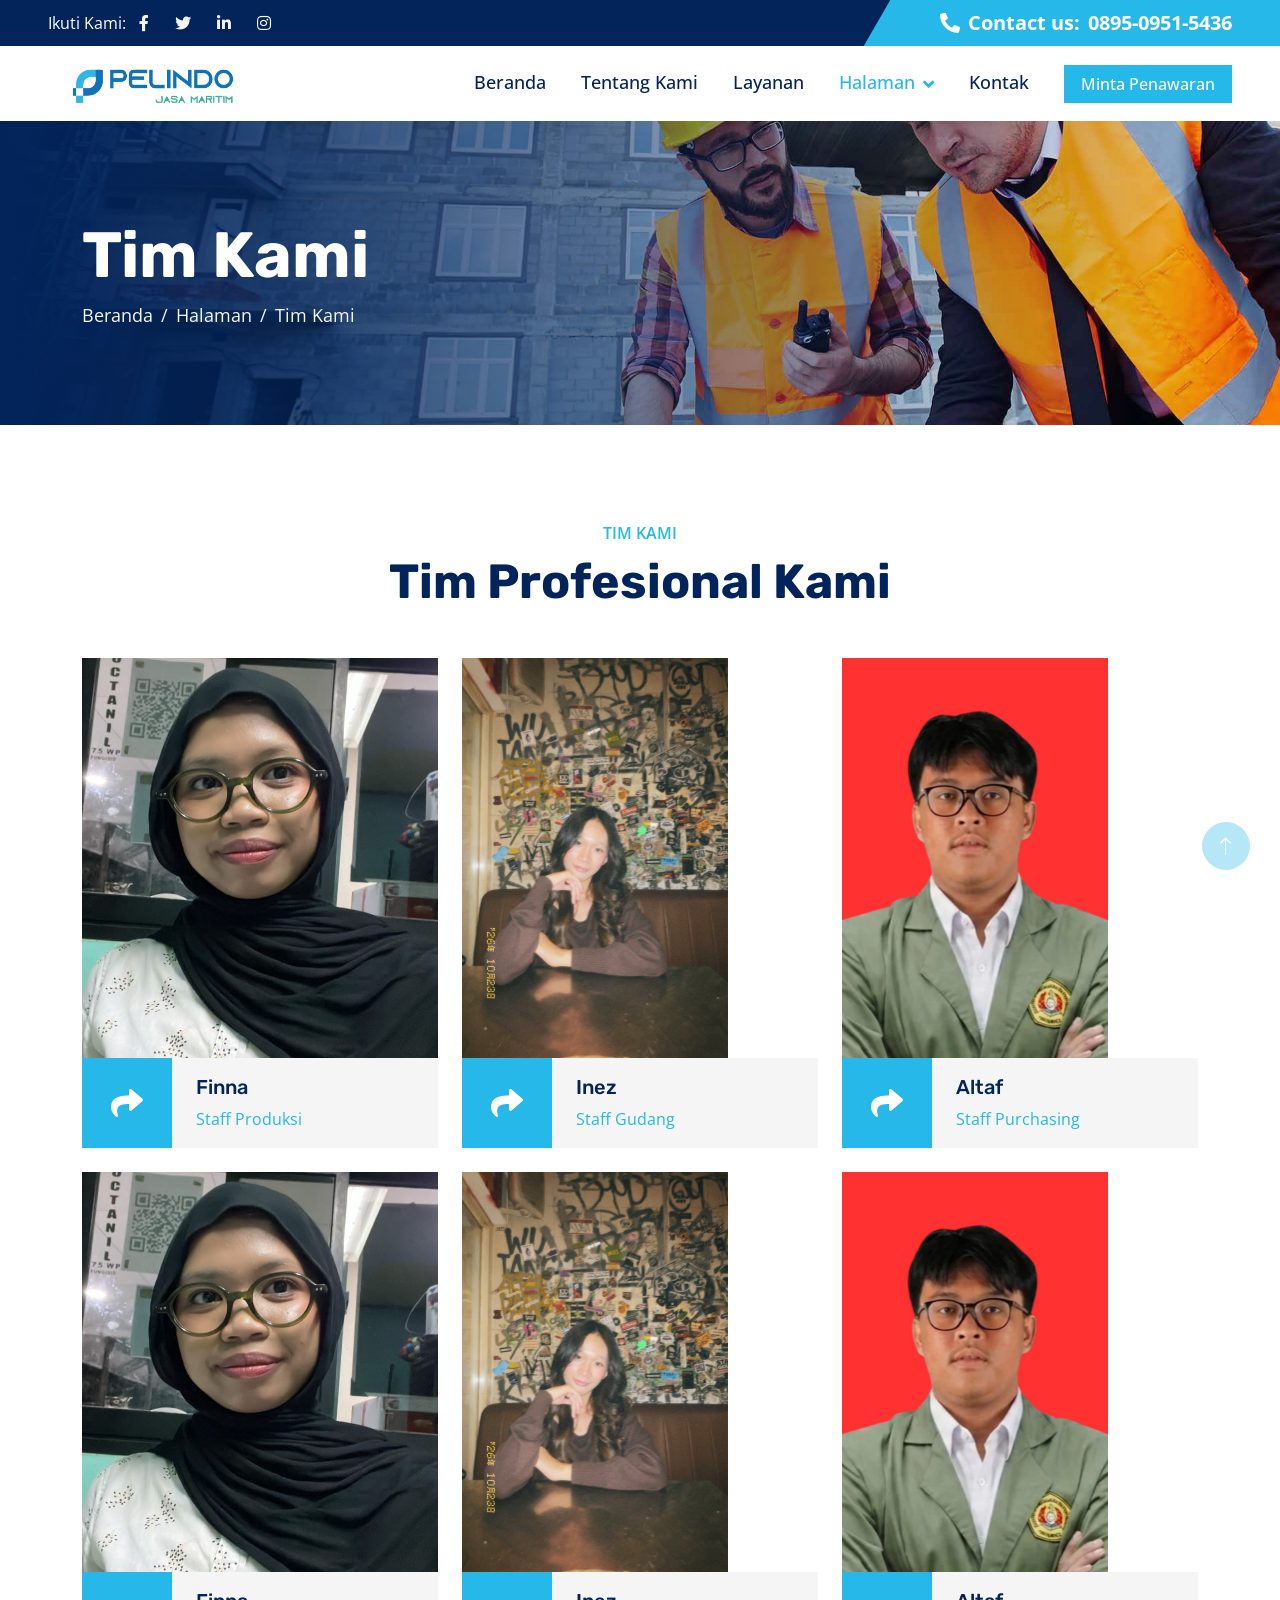
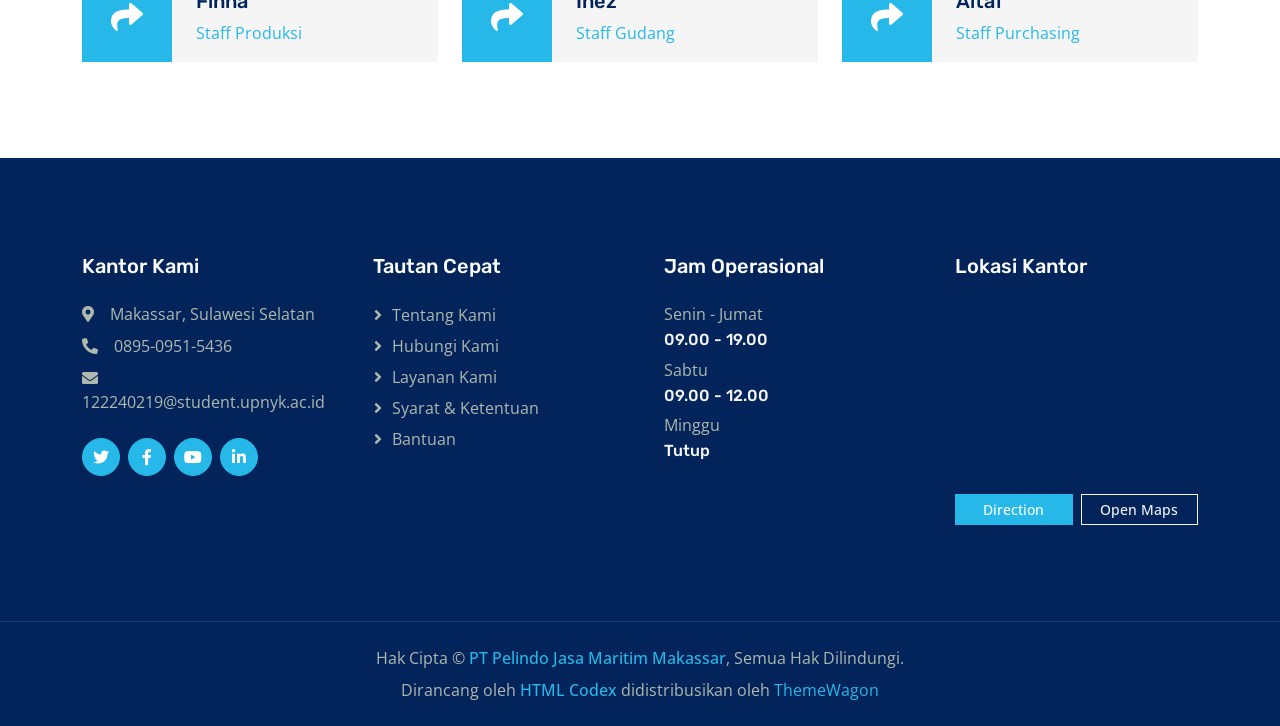
<file: team.html>
<!DOCTYPE html>
<html lang="id">

<head>
    <meta charset="utf-8">
    <title>PT Pelindo Jasa Maritim Makassar</title>
    <meta content="width=device-width, initial-scale=1.0" name="viewport">
    <meta content="" name="keywords">
    <meta content="" name="description">

    <!-- Favicon -->
    <link href="img/favicon.ico" rel="icon">

    <!-- Google Web Fonts -->
    <link rel="preconnect" href="https://fonts.googleapis.com">
    <link rel="preconnect" href="https://fonts.gstatic.com" crossorigin>
    <link
        href="https://fonts.googleapis.com/css2?family=Open+Sans:wght@400;500;600&family=Rubik:wght@500;600;700&display=swap"
        rel="stylesheet">

    <!-- Icon Font Stylesheet -->
    <link href="https://cdnjs.cloudflare.com/ajax/libs/font-awesome/5.10.0/css/all.min.css" rel="stylesheet">
    <link href="https://cdn.jsdelivr.net/npm/bootstrap-icons@1.4.1/font/bootstrap-icons.css" rel="stylesheet">

    <!-- Libraries Stylesheet -->
    <link href="lib/animate/animate.min.css" rel="stylesheet">
    <link href="lib/owlcarousel/assets/owl.carousel.min.css" rel="stylesheet">

    <!-- Customized Bootstrap Stylesheet -->
    <link href="css/bootstrap.min.css" rel="stylesheet">

    <!-- Template Stylesheet -->
    <link href="css/style.css" rel="stylesheet">
</head>

<body>
    <!-- Spinner Start -->
    <div id="spinner"
        class="show bg-white position-fixed translate-middle w-100 vh-100 top-50 start-50 d-flex align-items-center justify-content-center">
        <div class="spinner-border text-primary" role="status" style="width: 3rem; height: 3rem;"></div>
    </div>
    <!-- Spinner End -->


    <!-- Topbar Start -->
    <div class="container-fluid bg-dark px-0">
        <div class="row g-0 d-none d-lg-flex">
            <div class="col-lg-6 ps-5 text-start">
                <div class="h-100 d-inline-flex align-items-center text-white">
                    <span>Ikuti Kami:</span>
                    <a class="btn btn-link text-light" href="https://www.facebook.com/humas.pelindoiv" target="_blank" rel="noopener noreferrer" aria-label="Facebook"><i class="fab fa-facebook-f"></i></a>
                    <a class="btn btn-link text-light" href="https://x.com/pelindomaritim" target="_blank" rel="noopener noreferrer" aria-label="Twitter"><i class="fab fa-twitter"></i></a>
                    <a class="btn btn-link text-light" href="https://www.linkedin.com/in/pelabuhan-indonesia-persero-3941272a1" target="_blank" rel="noopener noreferrer" aria-label="LinkedIn"><i class="fab fa-linkedin-in"></i></a>
                    <a class="btn btn-link text-light" href="https://www.instagram.com/pelindomaritim?utm_source=ig_web_button_share_sheet&amp;cplk=ZDNlZDc0MzIxNw==" target="_blank" rel="noopener noreferrer" aria-label="Instagram"><i class="fab fa-instagram"></i></a>
                </div>
            </div>
            <div class="col-lg-6 text-end">
                <div class="h-100 topbar-right d-inline-flex align-items-center text-white py-2 px-5">
                    <span class="fs-5 fw-bold me-2"><i class="fa fa-phone-alt me-2"></i>Contact us:</span>
                    <span class="fs-5 fw-bold"><a href="https://wa.me/6289509515436?text=Selamat%20siang%0AYth.%20Humas%20Perlindo%20Maritim%0ASaya%2C%20%0ANama%20%3A%20%0ALokasi%20%3A%0AClient%20%3A%20Benar%2FTidak%0ALayanan%20yang%20digunaan%20%3A%0A%0APesan%20%3A%20" target="_blank" rel="noopener noreferrer">0895-0951-5436</a></span>
                </div>
            </div>
        </div>
    </div>
    <!-- Topbar End -->


    <!-- Navbar Start -->
    <nav class="navbar navbar-expand-lg bg-white navbar-light sticky-top py-0 pe-5">
        <a href="index.html" class="navbar-brand ps-5 me-0">
            <img class="navbar-logo" src="img/logo-pelindo-jasa-maritim.png" alt="Logo PT Pelindo Jasa Maritim Makassar">
        </a>
        <button type="button" class="navbar-toggler me-0" data-bs-toggle="collapse" data-bs-target="#navbarCollapse">
            <span class="navbar-toggler-icon"></span>
        </button>
        <div class="collapse navbar-collapse" id="navbarCollapse">
            <div class="navbar-nav ms-auto p-4 p-lg-0">
                <a href="index.html" class="nav-item nav-link">Beranda</a>
                <a href="about.html" class="nav-item nav-link">Tentang Kami</a>
                <a href="service.html" class="nav-item nav-link">Layanan</a>
                <div class="nav-item dropdown">
                    <a href="#" class="nav-link dropdown-toggle active" data-bs-toggle="dropdown">Halaman</a>
                    <div class="dropdown-menu bg-light m-0">
                        <a href="project.html" class="dropdown-item">Layanan Maritim</a>
                        <!-- Tautan halaman Struktur Organisasi. -->
                        <a href="struktur-organisasi.html" class="dropdown-item">Struktur Organisasi</a>
                        <a href="feature.html" class="dropdown-item">Visi &amp; Misi</a>
                        <a href="team.html" class="dropdown-item active">Tim Kami</a>
                        
                        <a href="404.html" class="dropdown-item">Halaman 404</a>
                    </div>
                </div>
                <a href="contact.html" class="nav-item nav-link">Kontak</a>
            </div>
            <a href="" class="btn btn-primary px-3 d-none d-lg-block">Minta Penawaran</a>
        </div>
    </nav>
    <!-- Navbar End -->


    <!-- Page Header Start -->
    <div class="container-fluid page-header py-5 mb-5 wow fadeIn" data-wow-delay="0.1s">
        <div class="container py-5">
            <h1 class="display-3 text-white animated slideInRight">Tim Kami</h1>
            <nav aria-label="navigasi breadcrumb">
                <ol class="breadcrumb animated slideInRight mb-0">
                    <li class="breadcrumb-item"><a href="#">Beranda</a></li>
                    <li class="breadcrumb-item"><a href="#">Halaman</a></li>
                    <li class="breadcrumb-item active" aria-current="page">Tim Kami</li>
                </ol>
            </nav>
        </div>
    </div>
    <!-- Page Header End -->


    <!-- Team Start -->
    <div class="container-xxl py-5">
        <div class="container">
            <div class="text-center mx-auto wow fadeInUp" data-wow-delay="0.1s" style="max-width: 600px;">
                <p class="fw-medium text-uppercase text-primary mb-2">Tim Kami</p>
                <h1 class="display-5 mb-5">Tim Profesional Kami</h1>
            </div>
            <div class="row g-4">
                <div class="col-lg-4 col-md-6 wow fadeInUp" data-wow-delay="0.1s">
                    <div class="team-item">
                        <!-- Tim: Finna, Staff Produksi -->
                        <img class="img-fluid" src="assets/img/team-finna.jpg" alt="" style="height: 400px; object-fit: cover; object-position: center top;">
                        <div class="d-flex">
                            <div class="flex-shrink-0 btn-square bg-primary" style="width: 90px; height: 90px;">
                                <i class="fa fa-2x fa-share text-white"></i>
                            </div>
                            <div class="position-relative overflow-hidden bg-light d-flex flex-column justify-content-center w-100 ps-4"
                                style="height: 90px;">
                                <h5>Finna</h5>
                                <span class="text-primary">Staff Produksi</span>
                                <div class="team-social">
                                    <a class="btn btn-square btn-dark rounded-circle mx-1" href=""><i
                                            class="fab fa-facebook-f"></i></a>
                                    <a class="btn btn-square btn-dark rounded-circle mx-1" href=""><i
                                            class="fab fa-twitter"></i></a>
                                    <a class="btn btn-square btn-dark rounded-circle mx-1" href=""><i
                                            class="fab fa-instagram"></i></a>
                                </div>
                            </div>
                        </div>
                    </div>
                </div>
                <div class="col-lg-4 col-md-6 wow fadeInUp" data-wow-delay="0.3s">
                    <div class="team-item">
                        <!-- Tim: Inez, Staff Gudang -->
                        <img class="img-fluid" src="assets/img/team-inez.jpg" alt="" style="height: 400px; object-fit: cover; object-position: center top;">
                        <div class="d-flex">
                            <div class="flex-shrink-0 btn-square bg-primary" style="width: 90px; height: 90px;">
                                <i class="fa fa-2x fa-share text-white"></i>
                            </div>
                            <div class="position-relative overflow-hidden bg-light d-flex flex-column justify-content-center w-100 ps-4"
                                style="height: 90px;">
                                <h5>Inez</h5>
                                <span class="text-primary">Staff Gudang</span>
                                <div class="team-social">
                                    <a class="btn btn-square btn-dark rounded-circle mx-1" href=""><i
                                            class="fab fa-facebook-f"></i></a>
                                    <a class="btn btn-square btn-dark rounded-circle mx-1" href=""><i
                                            class="fab fa-twitter"></i></a>
                                    <a class="btn btn-square btn-dark rounded-circle mx-1" href=""><i
                                            class="fab fa-instagram"></i></a>
                                </div>
                            </div>
                        </div>
                    </div>
                </div>
                <div class="col-lg-4 col-md-6 wow fadeInUp" data-wow-delay="0.5s">
                    <div class="team-item">
                        <!-- Tim: Altaf, Staff Purchasing -->
                        <img class="img-fluid" src="assets/img/team-altaf.jpg" alt="" style="height: 400px; object-fit: cover; object-position: center top;">
                        <div class="d-flex">
                            <div class="flex-shrink-0 btn-square bg-primary" style="width: 90px; height: 90px;">
                                <i class="fa fa-2x fa-share text-white"></i>
                            </div>
                            <div class="position-relative overflow-hidden bg-light d-flex flex-column justify-content-center w-100 ps-4"
                                style="height: 90px;">
                                <h5>Altaf</h5>
                                <span class="text-primary">Staff Purchasing</span>
                                <div class="team-social">
                                    <a class="btn btn-square btn-dark rounded-circle mx-1" href=""><i
                                            class="fab fa-facebook-f"></i></a>
                                    <a class="btn btn-square btn-dark rounded-circle mx-1" href=""><i
                                            class="fab fa-twitter"></i></a>
                                    <a class="btn btn-square btn-dark rounded-circle mx-1" href=""><i
                                            class="fab fa-instagram"></i></a>
                                </div>
                            </div>
                        </div>
                    </div>
                </div>
                <div class="col-lg-4 col-md-6 wow fadeInUp" data-wow-delay="0.1s">
                    <div class="team-item">
                        <!-- Tim: Finna, Staff Produksi -->
                        <img class="img-fluid" src="assets/img/team-finna.jpg" alt="" style="height: 400px; object-fit: cover; object-position: center top;">
                        <div class="d-flex">
                            <div class="flex-shrink-0 btn-square bg-primary" style="width: 90px; height: 90px;">
                                <i class="fa fa-2x fa-share text-white"></i>
                            </div>
                            <div class="position-relative overflow-hidden bg-light d-flex flex-column justify-content-center w-100 ps-4"
                                style="height: 90px;">
                                <h5>Finna</h5>
                                <span class="text-primary">Staff Produksi</span>
                                <div class="team-social">
                                    <a class="btn btn-square btn-dark rounded-circle mx-1" href=""><i
                                            class="fab fa-facebook-f"></i></a>
                                    <a class="btn btn-square btn-dark rounded-circle mx-1" href=""><i
                                            class="fab fa-twitter"></i></a>
                                    <a class="btn btn-square btn-dark rounded-circle mx-1" href=""><i
                                            class="fab fa-instagram"></i></a>
                                </div>
                            </div>
                        </div>
                    </div>
                </div>
                <div class="col-lg-4 col-md-6 wow fadeInUp" data-wow-delay="0.3s">
                    <div class="team-item">
                        <!-- Tim: Inez, Staff Gudang -->
                        <img class="img-fluid" src="assets/img/team-inez.jpg" alt="" style="height: 400px; object-fit: cover; object-position: center top;">
                        <div class="d-flex">
                            <div class="flex-shrink-0 btn-square bg-primary" style="width: 90px; height: 90px;">
                                <i class="fa fa-2x fa-share text-white"></i>
                            </div>
                            <div class="position-relative overflow-hidden bg-light d-flex flex-column justify-content-center w-100 ps-4"
                                style="height: 90px;">
                                <h5>Inez</h5>
                                <span class="text-primary">Staff Gudang</span>
                                <div class="team-social">
                                    <a class="btn btn-square btn-dark rounded-circle mx-1" href=""><i
                                            class="fab fa-facebook-f"></i></a>
                                    <a class="btn btn-square btn-dark rounded-circle mx-1" href=""><i
                                            class="fab fa-twitter"></i></a>
                                    <a class="btn btn-square btn-dark rounded-circle mx-1" href=""><i
                                            class="fab fa-instagram"></i></a>
                                </div>
                            </div>
                        </div>
                    </div>
                </div>
                <div class="col-lg-4 col-md-6 wow fadeInUp" data-wow-delay="0.5s">
                    <div class="team-item">
                        <!-- Tim: Altaf, Staff Purchasing -->
                        <img class="img-fluid" src="assets/img/team-altaf.jpg" alt="" style="height: 400px; object-fit: cover; object-position: center top;">
                        <div class="d-flex">
                            <div class="flex-shrink-0 btn-square bg-primary" style="width: 90px; height: 90px;">
                                <i class="fa fa-2x fa-share text-white"></i>
                            </div>
                            <div class="position-relative overflow-hidden bg-light d-flex flex-column justify-content-center w-100 ps-4"
                                style="height: 90px;">
                                <h5>Altaf</h5>
                                <span class="text-primary">Staff Purchasing</span>
                                <div class="team-social">
                                    <a class="btn btn-square btn-dark rounded-circle mx-1" href=""><i
                                            class="fab fa-facebook-f"></i></a>
                                    <a class="btn btn-square btn-dark rounded-circle mx-1" href=""><i
                                            class="fab fa-twitter"></i></a>
                                    <a class="btn btn-square btn-dark rounded-circle mx-1" href=""><i
                                            class="fab fa-instagram"></i></a>
                                </div>
                            </div>
                        </div>
                    </div>
                </div>
            </div>
        </div>
    </div>
    <!-- Team End -->


    <!-- Footer Start -->
    <div class="container-fluid bg-dark footer mt-5 py-5 wow fadeIn" data-wow-delay="0.1s">
        <div class="container py-5">
            <div class="row g-5">
                <div class="col-lg-3 col-md-6">
                    <h5 class="text-white mb-4">Kantor Kami</h5>
                    <p class="mb-2"><i class="fa fa-map-marker-alt me-3"></i>Makassar, Sulawesi Selatan</p>
                    <p class="mb-2"><i class="fa fa-phone-alt me-3"></i><a class="footer-contact-link" href="https://wa.me/6289509515436?text=Selamat%20siang%0AYth.%20Humas%20Perlindo%20Maritim%0ASaya%2C%20%0ANama%20%3A%20%0ALokasi%20%3A%0AClient%20%3A%20Benar%2FTidak%0ALayanan%20yang%20digunaan%20%3A%0A%0APesan%20%3A%20" target="_blank" rel="noopener noreferrer">0895-0951-5436</a></p>
                    <p class="mb-2"><i class="fa fa-envelope me-3"></i><a class="footer-contact-link" href="https://mail.google.com/mail/?view=cm&amp;fs=1&amp;to=122240219@student.upnyk.ac.id&amp;body=Selamat%20siang%0AYth.%20Humas%20Perlindo%20Maritim%0ASaya%2C%0ANama%20%3A%0ALokasi%20%3A%0AClient%20%3A%20Benar%2FTidak%0ALayanan%20yang%20digunaan%20%3A%0A%0APesan%20%3A" target="_blank" rel="noopener noreferrer">122240219@student.upnyk.ac.id</a></p>
                    <div class="d-flex pt-3">
                        <a class="btn btn-square btn-primary rounded-circle me-2" href="https://x.com/pelindomaritim" target="_blank" rel="noopener noreferrer" aria-label="X"><i class="fab fa-twitter"></i></a>
                        <a class="btn btn-square btn-primary rounded-circle me-2" href="https://www.facebook.com/humas.pelindoiv" target="_blank" rel="noopener noreferrer" aria-label="Facebook"><i class="fab fa-facebook-f"></i></a>
                        <a class="btn btn-square btn-primary rounded-circle me-2" href="https://www.youtube.com/@pelindojasamaritim" target="_blank" rel="noopener noreferrer" aria-label="YouTube"><i class="fab fa-youtube"></i></a>
                        <a class="btn btn-square btn-primary rounded-circle me-2" href="https://www.linkedin.com/in/pelabuhan-indonesia-persero-3941272a1" target="_blank" rel="noopener noreferrer" aria-label="LinkedIn"><i class="fab fa-linkedin-in"></i></a>
                    </div>
                </div>
                <div class="col-lg-3 col-md-6">
                    <h5 class="text-white mb-4">Tautan Cepat</h5>
                    <a class="btn btn-link" href="">Tentang Kami</a>
                    <a class="btn btn-link" href="">Hubungi Kami</a>
                    <a class="btn btn-link" href="">Layanan Kami</a>
                    <a class="btn btn-link" href="">Syarat & Ketentuan</a>
                    <a class="btn btn-link" href="">Bantuan</a>
                </div>
                <div class="col-lg-3 col-md-6">
                    <h5 class="text-white mb-4">Jam Operasional</h5>
                    <p class="mb-1">Senin - Jumat</p>
                    <h6 class="text-light">09.00 - 19.00</h6>
                    <p class="mb-1">Sabtu</p>
                    <h6 class="text-light">09.00 - 12.00</h6>
                    <p class="mb-1">Minggu</p>
                    <h6 class="text-light">Tutup</h6>
                </div>
                                <div class="col-lg-3 col-md-6">
                    <h5 class="text-white mb-4">Lokasi Kantor</h5>
                    <iframe class="footer-map-frame" src="https://www.google.com/maps?q=-5.121265,119.4086161&amp;z=16&amp;output=embed" title="Peta lokasi kantor PT Pelindo Jasa Maritim Makassar" loading="lazy" referrerpolicy="no-referrer-when-downgrade" allowfullscreen></iframe>
                    <div class="footer-map-actions">
                        <a class="btn btn-primary btn-sm" href="https://www.google.com/maps/dir/?api=1&amp;destination=-5.121265%2C119.4086161" target="_blank" rel="noopener noreferrer">Direction</a>
                        <a class="btn btn-outline-light btn-sm" href="https://maps.app.goo.gl/Nk7wMV1WgwkL5cXE6" target="_blank" rel="noopener noreferrer">Open Maps</a>
                    </div>
                </div>
            </div>
        </div>
    </div>
    <!-- Footer End -->


    <!-- Copyright Start -->
    <div class="container-fluid copyright bg-dark py-4">
        <div class="container text-center">
            <p class="mb-2">Hak Cipta &copy; <a class="fw-semi-bold" href="#">PT Pelindo Jasa Maritim Makassar</a>, Semua Hak Dilindungi.
            </p>
            <!--/*** This template is free as long as you keep the footer author’s credit link/attribution link/backlink. If you'd like to use the template without the footer author’s credit link/attribution link/backlink, you can purchase the Credit Removal License from "https://htmlcodex.com/credit-removal". Thank you for your support. ***/-->
            <p class="mb-0">Dirancang oleh <a class="fw-semi-bold" href="https://htmlcodex.com">HTML Codex</a> didistribusikan
                oleh <a href="https://themewagon.com">ThemeWagon</a> </p>
        </div>
    </div>
    <!-- Copyright End -->


    <!-- Back to Top -->
    <a href="#" class="btn btn-lg btn-primary btn-lg-square rounded-circle back-to-top"><i
            class="bi bi-arrow-up"></i></a>


    <!-- JavaScript Libraries -->
    <script src="https://code.jquery.com/jquery-3.4.1.min.js"></script>
    <script src="https://cdn.jsdelivr.net/npm/bootstrap@5.0.0/dist/js/bootstrap.bundle.min.js"></script>
    <script src="lib/wow/wow.min.js"></script>
    <script src="lib/easing/easing.min.js"></script>
    <script src="lib/waypoints/waypoints.min.js"></script>
    <script src="lib/owlcarousel/owl.carousel.min.js"></script>
    <script src="lib/counterup/counterup.min.js"></script>

    <!-- Template Javascript -->
    <script src="js/main.js"></script>
</body>

</html>
</file>
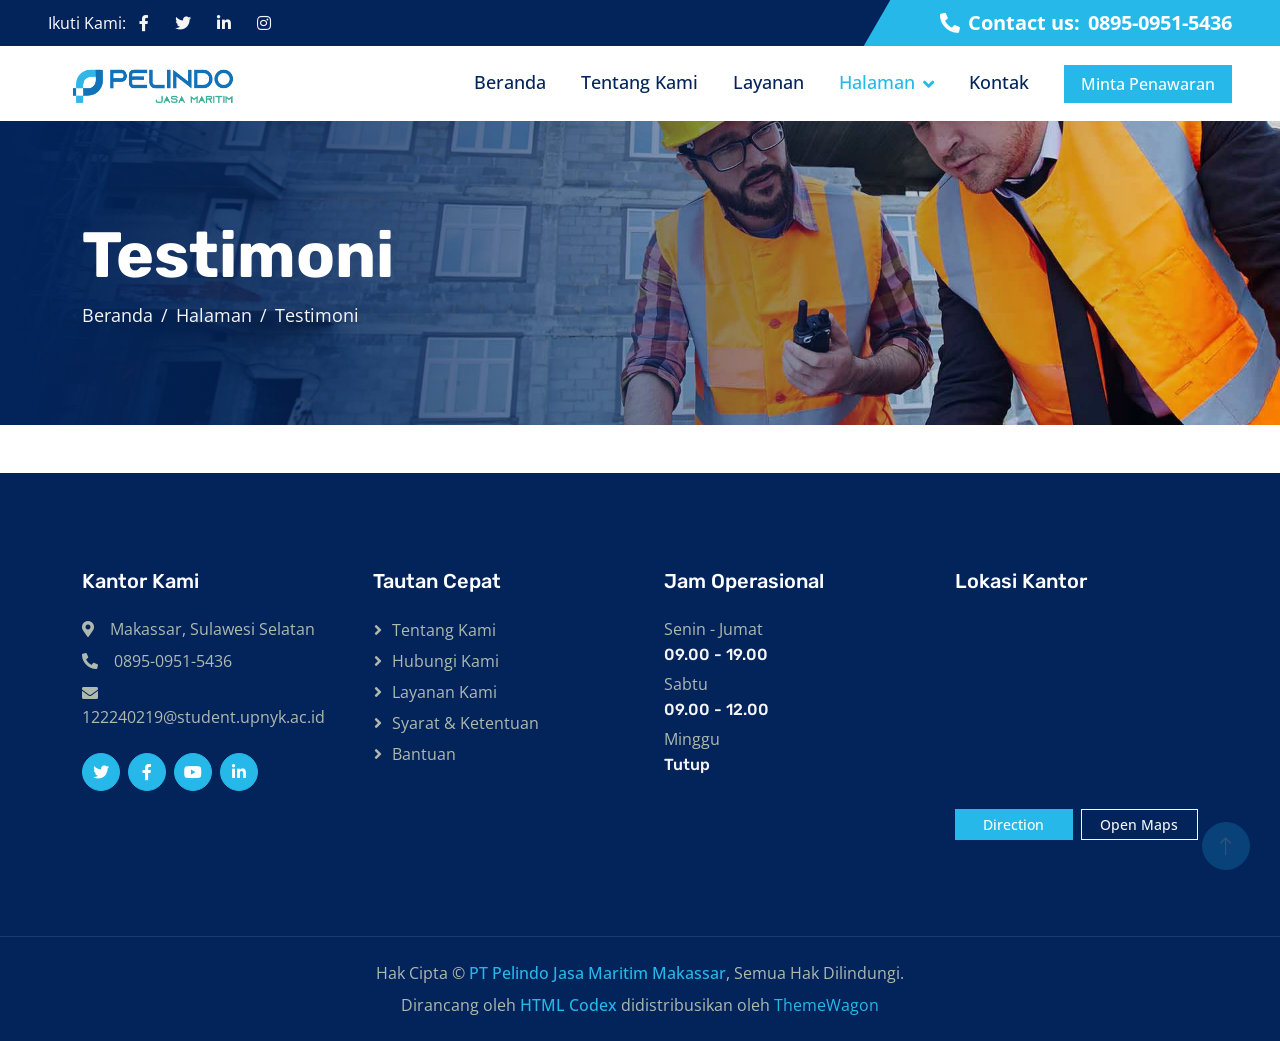
<file: testimonial.html>
<!DOCTYPE html>
<html lang="id">

<head>
    <meta charset="utf-8">
    <title>PT Pelindo Jasa Maritim Makassar</title>
    <meta content="width=device-width, initial-scale=1.0" name="viewport">
    <meta content="" name="keywords">
    <meta content="" name="description">

    <!-- Favicon -->
    <link href="img/favicon.ico" rel="icon">

    <!-- Google Web Fonts -->
    <link rel="preconnect" href="https://fonts.googleapis.com">
    <link rel="preconnect" href="https://fonts.gstatic.com" crossorigin>
    <link href="https://fonts.googleapis.com/css2?family=Open+Sans:wght@400;500;600&family=Rubik:wght@500;600;700&display=swap" rel="stylesheet">

    <!-- Icon Font Stylesheet -->
    <link href="https://cdnjs.cloudflare.com/ajax/libs/font-awesome/5.10.0/css/all.min.css" rel="stylesheet">
    <link href="https://cdn.jsdelivr.net/npm/bootstrap-icons@1.4.1/font/bootstrap-icons.css" rel="stylesheet">

    <!-- Libraries Stylesheet -->
    <link href="lib/animate/animate.min.css" rel="stylesheet">
    <link href="lib/owlcarousel/assets/owl.carousel.min.css" rel="stylesheet">

    <!-- Customized Bootstrap Stylesheet -->
    <link href="css/bootstrap.min.css" rel="stylesheet">

    <!-- Template Stylesheet -->
    <link href="css/style.css" rel="stylesheet">
</head>

<body>
    <!-- Spinner Start -->
    <div id="spinner" class="show bg-white position-fixed translate-middle w-100 vh-100 top-50 start-50 d-flex align-items-center justify-content-center">
        <div class="spinner-border text-primary" role="status" style="width: 3rem; height: 3rem;"></div>
    </div>
    <!-- Spinner End -->


    <!-- Topbar Start -->
    <div class="container-fluid bg-dark px-0">
        <div class="row g-0 d-none d-lg-flex">
            <div class="col-lg-6 ps-5 text-start">
                <div class="h-100 d-inline-flex align-items-center text-white">
                    <span>Ikuti Kami:</span>
                    <a class="btn btn-link text-light" href="https://www.facebook.com/humas.pelindoiv" target="_blank" rel="noopener noreferrer" aria-label="Facebook"><i class="fab fa-facebook-f"></i></a>
                    <a class="btn btn-link text-light" href="https://x.com/pelindomaritim" target="_blank" rel="noopener noreferrer" aria-label="Twitter"><i class="fab fa-twitter"></i></a>
                    <a class="btn btn-link text-light" href="https://www.linkedin.com/in/pelabuhan-indonesia-persero-3941272a1" target="_blank" rel="noopener noreferrer" aria-label="LinkedIn"><i class="fab fa-linkedin-in"></i></a>
                    <a class="btn btn-link text-light" href="https://www.instagram.com/pelindomaritim?utm_source=ig_web_button_share_sheet&amp;cplk=ZDNlZDc0MzIxNw==" target="_blank" rel="noopener noreferrer" aria-label="Instagram"><i class="fab fa-instagram"></i></a>
                </div>
            </div>
            <div class="col-lg-6 text-end">
                <div class="h-100 topbar-right d-inline-flex align-items-center text-white py-2 px-5">
                    <span class="fs-5 fw-bold me-2"><i class="fa fa-phone-alt me-2"></i>Contact us:</span>
                    <span class="fs-5 fw-bold"><a href="https://wa.me/6289509515436?text=Selamat%20siang%0AYth.%20Humas%20Perlindo%20Maritim%0ASaya%2C%20%0ANama%20%3A%20%0ALokasi%20%3A%0AClient%20%3A%20Benar%2FTidak%0ALayanan%20yang%20digunaan%20%3A%0A%0APesan%20%3A%20" target="_blank" rel="noopener noreferrer">0895-0951-5436</a></span>
                </div>
            </div>
        </div>
    </div>
    <!-- Topbar End -->


    <!-- Navbar Start -->
    <nav class="navbar navbar-expand-lg bg-white navbar-light sticky-top py-0 pe-5">
        <a href="index.html" class="navbar-brand ps-5 me-0">
            <img class="navbar-logo" src="img/logo-pelindo-jasa-maritim.png" alt="Logo PT Pelindo Jasa Maritim Makassar">
        </a>
        <button type="button" class="navbar-toggler me-0" data-bs-toggle="collapse" data-bs-target="#navbarCollapse">
            <span class="navbar-toggler-icon"></span>
        </button>
        <div class="collapse navbar-collapse" id="navbarCollapse">
            <div class="navbar-nav ms-auto p-4 p-lg-0">
                <a href="index.html" class="nav-item nav-link">Beranda</a>
                <a href="about.html" class="nav-item nav-link">Tentang Kami</a>
                <a href="service.html" class="nav-item nav-link">Layanan</a>
                <div class="nav-item dropdown">
                    <a href="#" class="nav-link dropdown-toggle active" data-bs-toggle="dropdown">Halaman</a>
                    <div class="dropdown-menu bg-light m-0">
                        <a href="project.html" class="dropdown-item">Layanan Maritim</a>
                        <!-- Tautan halaman Struktur Organisasi. -->
                        <a href="struktur-organisasi.html" class="dropdown-item">Struktur Organisasi</a>
                        <a href="feature.html" class="dropdown-item">Visi &amp; Misi</a>
                        <a href="team.html" class="dropdown-item">Tim Kami</a>
                        
                        <a href="404.html" class="dropdown-item">Halaman 404</a>
                    </div>
                </div>
                <a href="contact.html" class="nav-item nav-link">Kontak</a>
            </div>
            <a href="" class="btn btn-primary px-3 d-none d-lg-block">Minta Penawaran</a>
        </div>
    </nav>
    <!-- Navbar End -->


    <!-- Page Header Start -->
    <div class="container-fluid page-header py-5 mb-5 wow fadeIn" data-wow-delay="0.1s">
        <div class="container py-5">
            <h1 class="display-3 text-white animated slideInRight">Testimoni</h1>
            <nav aria-label="navigasi breadcrumb">
                <ol class="breadcrumb animated slideInRight mb-0">
                    <li class="breadcrumb-item"><a href="#">Beranda</a></li>
                    <li class="breadcrumb-item"><a href="#">Halaman</a></li>
                    <li class="breadcrumb-item active" aria-current="page">Testimoni</li>
                </ol>
            </nav>
        </div>
    </div>
    <!-- Page Header End -->


    <!-- Footer Start -->
    <div class="container-fluid bg-dark footer mt-5 py-5 wow fadeIn" data-wow-delay="0.1s">
        <div class="container py-5">
            <div class="row g-5">
                <div class="col-lg-3 col-md-6">
                    <h5 class="text-white mb-4">Kantor Kami</h5>
                    <p class="mb-2"><i class="fa fa-map-marker-alt me-3"></i>Makassar, Sulawesi Selatan</p>
                    <p class="mb-2"><i class="fa fa-phone-alt me-3"></i><a class="footer-contact-link" href="https://wa.me/6289509515436?text=Selamat%20siang%0AYth.%20Humas%20Perlindo%20Maritim%0ASaya%2C%20%0ANama%20%3A%20%0ALokasi%20%3A%0AClient%20%3A%20Benar%2FTidak%0ALayanan%20yang%20digunaan%20%3A%0A%0APesan%20%3A%20" target="_blank" rel="noopener noreferrer">0895-0951-5436</a></p>
                    <p class="mb-2"><i class="fa fa-envelope me-3"></i><a class="footer-contact-link" href="https://mail.google.com/mail/?view=cm&amp;fs=1&amp;to=122240219@student.upnyk.ac.id&amp;body=Selamat%20siang%0AYth.%20Humas%20Perlindo%20Maritim%0ASaya%2C%0ANama%20%3A%0ALokasi%20%3A%0AClient%20%3A%20Benar%2FTidak%0ALayanan%20yang%20digunaan%20%3A%0A%0APesan%20%3A" target="_blank" rel="noopener noreferrer">122240219@student.upnyk.ac.id</a></p>
                    <div class="d-flex pt-3">
                        <a class="btn btn-square btn-primary rounded-circle me-2" href="https://x.com/pelindomaritim" target="_blank" rel="noopener noreferrer" aria-label="X"><i class="fab fa-twitter"></i></a>
                        <a class="btn btn-square btn-primary rounded-circle me-2" href="https://www.facebook.com/humas.pelindoiv" target="_blank" rel="noopener noreferrer" aria-label="Facebook"><i class="fab fa-facebook-f"></i></a>
                        <a class="btn btn-square btn-primary rounded-circle me-2" href="https://www.youtube.com/@pelindojasamaritim" target="_blank" rel="noopener noreferrer" aria-label="YouTube"><i class="fab fa-youtube"></i></a>
                        <a class="btn btn-square btn-primary rounded-circle me-2" href="https://www.linkedin.com/in/pelabuhan-indonesia-persero-3941272a1" target="_blank" rel="noopener noreferrer" aria-label="LinkedIn"><i class="fab fa-linkedin-in"></i></a>
                    </div>
                </div>
                <div class="col-lg-3 col-md-6">
                    <h5 class="text-white mb-4">Tautan Cepat</h5>
                    <a class="btn btn-link" href="">Tentang Kami</a>
                    <a class="btn btn-link" href="">Hubungi Kami</a>
                    <a class="btn btn-link" href="">Layanan Kami</a>
                    <a class="btn btn-link" href="">Syarat & Ketentuan</a>
                    <a class="btn btn-link" href="">Bantuan</a>
                </div>
                <div class="col-lg-3 col-md-6">
                    <h5 class="text-white mb-4">Jam Operasional</h5>
                    <p class="mb-1">Senin - Jumat</p>
                    <h6 class="text-light">09.00 - 19.00</h6>
                    <p class="mb-1">Sabtu</p>
                    <h6 class="text-light">09.00 - 12.00</h6>
                    <p class="mb-1">Minggu</p>
                    <h6 class="text-light">Tutup</h6>
                </div>
                                <div class="col-lg-3 col-md-6">
                    <h5 class="text-white mb-4">Lokasi Kantor</h5>
                    <iframe class="footer-map-frame" src="https://www.google.com/maps?q=-5.121265,119.4086161&amp;z=16&amp;output=embed" title="Peta lokasi kantor PT Pelindo Jasa Maritim Makassar" loading="lazy" referrerpolicy="no-referrer-when-downgrade" allowfullscreen></iframe>
                    <div class="footer-map-actions">
                        <a class="btn btn-primary btn-sm" href="https://www.google.com/maps/dir/?api=1&amp;destination=-5.121265%2C119.4086161" target="_blank" rel="noopener noreferrer">Direction</a>
                        <a class="btn btn-outline-light btn-sm" href="https://maps.app.goo.gl/Nk7wMV1WgwkL5cXE6" target="_blank" rel="noopener noreferrer">Open Maps</a>
                    </div>
                </div>
            </div>
        </div>
    </div>
    <!-- Footer End -->


    <!-- Copyright Start -->
    <div class="container-fluid copyright bg-dark py-4">
        <div class="container text-center">
            <p class="mb-2">Hak Cipta &copy; <a class="fw-semi-bold" href="#">PT Pelindo Jasa Maritim Makassar</a>, Semua Hak Dilindungi.</p>
            <!--/*** This template is free as long as you keep the footer author’s credit link/attribution link/backlink. If you'd like to use the template without the footer author’s credit link/attribution link/backlink, you can purchase the Credit Removal License from "https://htmlcodex.com/credit-removal". Thank you for your support. ***/-->
            <p class="mb-0">Dirancang oleh <a class="fw-semi-bold" href="https://htmlcodex.com">HTML Codex</a> didistribusikan
                oleh <a href="https://themewagon.com">ThemeWagon</a> </p>        </div>
    </div>
    <!-- Copyright End -->


    <!-- Back to Top -->
    <a href="#" class="btn btn-lg btn-primary btn-lg-square rounded-circle back-to-top"><i class="bi bi-arrow-up"></i></a>


    <!-- JavaScript Libraries -->
    <script src="https://code.jquery.com/jquery-3.4.1.min.js"></script>
    <script src="https://cdn.jsdelivr.net/npm/bootstrap@5.0.0/dist/js/bootstrap.bundle.min.js"></script>
    <script src="lib/wow/wow.min.js"></script>
    <script src="lib/easing/easing.min.js"></script>
    <script src="lib/waypoints/waypoints.min.js"></script>
    <script src="lib/owlcarousel/owl.carousel.min.js"></script>
    <script src="lib/counterup/counterup.min.js"></script>

    <!-- Template Javascript -->
    <script src="js/main.js"></script>
</body>

</html>
</file>
<file: css/style.css>
/********** Template CSS **********/
:root {
    --primary: #25B8E8;
    --secondary: #5F656F;
    --light: #F5F5F5;
    --dark: #02245B;
}

.back-to-top {
    position: fixed;
    display: none;
    right: 30px;
    bottom: 30px;
    z-index: 99;
}

h1,
h2,
.h1,
.h2,
.fw-bold {
    font-weight: 700 !important;
}

h3,
h4,
.h3,
.h4,
.fw-medium {
    font-weight: 600 !important;
}

h5,
h6,
.h5,
.h6,
.fw-semi-bold {
    font-weight: 500 !important;
}


/*** Spinner ***/
#spinner {
    opacity: 0;
    visibility: hidden;
    transition: opacity .5s ease-out, visibility 0s linear .5s;
    z-index: 99999;
}

#spinner.show {
    transition: opacity .5s ease-out, visibility 0s linear 0s;
    visibility: visible;
    opacity: 1;
}


/*** Button ***/
.btn {
    transition: .5s;
    font-weight: 500;
}

.btn-primary,
.btn-outline-primary:hover {
    color: #FFFFFF;
}

.btn-square {
    width: 38px;
    height: 38px;
}

.btn-sm-square {
    width: 32px;
    height: 32px;
}

.btn-lg-square {
    width: 48px;
    height: 48px;
}

.btn-square,
.btn-sm-square,
.btn-lg-square {
    padding: 0;
    display: flex;
    align-items: center;
    justify-content: center;
    font-weight: normal;
}


.topbar-right {
    position: relative;
    background: var(--primary);
}

.topbar-right a {
    color: inherit;
    text-decoration: none;
}

.topbar-right a:hover {
    color: inherit;
    text-decoration: underline;
}

.topbar-right::before {
    position: absolute;
    content: "";
    width: 30px;
    height: 100%;
    top: 0;
    left: -15px;
    transform: skewX(-30deg);
    background-color: var(--primary);
}


/*** Navbar ***/
.navbar.sticky-top {
    top: -100px;
    transition: .5s;
}

.navbar .navbar-brand {
    position: relative;
    padding-right: 0;
    height: 75px;
    display: flex;
    align-items: center;
    background: transparent;
}

.navbar .navbar-brand::after {
    display: none;
}

.navbar-logo {
    display: block;
    width: 210px;
    max-height: 60px;
    object-fit: contain;
}

.navbar .navbar-nav .nav-link {
    margin-right: 35px;
    padding: 20px 0;
    color: var(--dark);
    font-size: 18px;
    font-weight: 500;
    outline: none;
}

.navbar .navbar-nav .nav-link:hover,
.navbar .navbar-nav .nav-link.active {
    color: var(--primary);
}

.navbar .dropdown-toggle::after {
    border: none;
    content: "\f107";
    font-family: "Font Awesome 5 Free";
    font-weight: 900;
    vertical-align: middle;
    margin-left: 8px;
}

@media (max-width: 991.98px) {
    .navbar .navbar-nav .nav-link  {
        margin-right: 0;
        padding: 10px 0;
    }

    .navbar .navbar-nav {
        border-top: 1px solid #EEEEEE;
    }

    .navbar-logo {
        width: 180px;
    }
}

@media (min-width: 992px) {
    .navbar .nav-item .dropdown-menu {
        display: block;
        border: none;
        margin-top: 0;
        top: 150%;
        opacity: 0;
        visibility: hidden;
        transition: .5s;
    }

    .navbar .nav-item:hover .dropdown-menu {
        top: 100%;
        visibility: visible;
        transition: .5s;
        opacity: 1;
    }
}


/*** Header ***/
.home-topbar {
    position: relative;
    z-index: 1031;
    background-color: rgba(2, 36, 91, .58) !important;
    -webkit-backdrop-filter: blur(8px);
    backdrop-filter: blur(8px);
}

.home-topbar .topbar-right,
.home-topbar .topbar-right::before {
    background-color: transparent;
}

.home-navbar {
    position: relative;
    top: 0 !important;
    z-index: 1032;
    background-color: transparent !important;
}

.home-navbar::before {
    position: absolute;
    inset: 8px auto 8px 12px;
    width: 280px;
    max-width: 100%;
    background-color: rgba(255, 255, 255, .78);
    -webkit-backdrop-filter: blur(12px);
    backdrop-filter: blur(12px);
    border-radius: 12px;
    content: "";
}

.home-navbar .navbar-brand,
.home-navbar .navbar-toggler,
.home-navbar .navbar-collapse {
    position: relative;
    z-index: 1;
}

.home-navbar .navbar-nav .nav-link {
    color: #FFFFFF;
    text-shadow: 0 1px 3px rgba(2, 36, 91, .55);
}

.home-navbar .navbar-nav .nav-link:hover,
.home-navbar .navbar-nav .nav-link.active {
    color: #FFFFFF;
}

.home-navbar .navbar-toggler {
    border-color: rgba(255, 255, 255, .65);
}

.home-navbar .navbar-toggler-icon {
    filter: brightness(0) invert(1);
}

@media (max-width: 991.98px) {
    .home-navbar::before {
        width: 245px;
    }

    .home-navbar .navbar-collapse {
        background-color: rgba(2, 36, 91, .88);
    }
}

.home-hero-container {
    --home-header-offset: 121px;
    position: relative;
    z-index: 0;
    margin-top: calc(-1 * var(--home-header-offset));
}

.hero-video {
    height: calc(min(80vh, 760px) + var(--home-header-offset, 0px));
    min-height: calc(500px + var(--home-header-offset, 0px));
    overflow: hidden;
}

.hero-video-media {
    position: absolute;
    inset: 0;
    width: 100%;
    height: 100%;
    object-fit: cover;
}

.hero-video-caption {
    position: absolute;
    inset: 0;
    display: flex;
    align-items: center;
    box-sizing: border-box;
    padding-top: var(--home-header-offset, 0px);
    background: linear-gradient(to right, rgba(2, 36, 91, 1) 0%, rgba(2, 36, 91, 0) 100%);
    z-index: 1;
}

@media (max-width: 768px) {
    .hero-video {
        height: calc(65vh + var(--home-header-offset, 0px));
        min-height: calc(450px + var(--home-header-offset, 0px));
    }
}

@media (max-width: 991.98px) {
    .home-hero-container {
        --home-header-offset: 75px;
    }
}

@media (min-width: 992px) and (max-width: 1099.98px) {
    .home-hero-container {
        --home-header-offset: 140px;
    }
}

.page-header {
    background: linear-gradient(to right, rgba(2, 36, 91, 1) 0%, rgba(2, 36, 91, 0) 100%), url(../img/carousel-2.jpg) center center no-repeat;
    background-size: cover;
}

.page-header .breadcrumb-item+.breadcrumb-item::before {
    color: var(--light);
}

.page-header .breadcrumb-item,
.page-header .breadcrumb-item a {
    font-size: 18px;
    color: var(--light);
}


/*** Facts ***/
.facts {
    position: relative;
    margin: 6rem 0;
    background: var(--dark);
}

.facts .border {
    border-color: rgba(255, 255, 255, .1) !important;
}

.about-description {
    font-size: 15px;
    line-height: 1.75;
}

.about-description p {
    margin-bottom: 1rem;
}

.about-description p:last-child {
    margin-bottom: 1.5rem;
}

.about-experience .display-2 {
    margin-bottom: .25rem;
}

.about-contact-link {
    color: inherit;
    text-decoration: none;
    min-width: 0;
}

.about-contact-link:hover {
    color: var(--primary);
}

.about-contact-link .ms-3 {
    min-width: 0;
    overflow-wrap: anywhere;
}

.stats-section {
    color: #FFFFFF;
}

.stats-group-title {
    margin: 0;
    color: #FFFFFF;
    font-size: 1.5rem;
    font-weight: 700;
    text-align: center;
}

.stats-item {
    min-width: 0;
}

.stats-value {
    font-size: clamp(1.25rem, 2.2vw, 2.35rem);
    font-weight: 300;
    line-height: 1.25;
    overflow-wrap: anywhere;
}

.stats-caption {
    margin: .5rem 0 0;
    color: #FFFFFF;
    font-size: .95rem;
}

.vision-items {
    display: grid;
    gap: 2rem;
    padding-top: .75rem;
}

.vision-item h3 {
    margin-bottom: .5rem;
    font-size: 1.65rem;
    font-weight: 700;
}

.vision-item p {
    margin-bottom: 0;
    line-height: 1.7;
}

.btn-play {
    text-decoration: none;
}

.standards-intro {
    max-width: 850px;
}

.standards-certifications {
    max-width: 1100px;
    margin: 0 auto;
}

.standards-certifications img {
    display: block;
    width: 100%;
    height: auto;
}

@media (max-width: 767.98px) {
    .stats-group-title {
        font-size: 1.25rem;
    }
}

@media (max-width: 575.98px) {
    .about-experience {
        margin-top: .25rem;
    }
}


/*** Features ***/
.btn-play {
    position: absolute;
    top: 50%;
    right: -30px;
    transform: translateY(-50%);
    display: block;
    box-sizing: content-box;
    width: 16px;
    height: 26px;
    border-radius: 100%;
    border: none;
    outline: none !important;
    padding: 18px 20px 20px 28px;
    background: var(--primary);
}

@media (max-width: 992px) {
    .btn-play {
        left: 50%;
        right: auto;
        transform: translate(-50%, -50%);
    }
}

.btn-play:before {
    content: "";
    position: absolute;
    z-index: 0;
    left: 50%;
    top: 50%;
    transform: translateX(-50%) translateY(-50%);
    display: block;
    width: 60px;
    height: 60px;
    background: var(--primary);
    border-radius: 100%;
    animation: pulse-border 1500ms ease-out infinite;
}

.btn-play:after {
    content: "";
    position: absolute;
    z-index: 1;
    left: 50%;
    top: 50%;
    transform: translateX(-50%) translateY(-50%);
    display: block;
    width: 60px;
    height: 60px;
    background: var(--primary);
    border-radius: 100%;
    transition: all 200ms;
}

.btn-play span {
    display: block;
    position: relative;
    z-index: 3;
    width: 0;
    height: 0;
    left: -1px;
    border-left: 16px solid #FFFFFF;
    border-top: 11px solid transparent;
    border-bottom: 11px solid transparent;
}

@keyframes pulse-border {
    0% {
        transform: translateX(-50%) translateY(-50%) translateZ(0) scale(1);
        opacity: 1;
    }

    100% {
        transform: translateX(-50%) translateY(-50%) translateZ(0) scale(2);
        opacity: 0;
    }
}

.modal-video .modal-dialog {
    position: relative;
    max-width: 800px;
    margin: 60px auto 0 auto;
}

.modal-video .modal-body {
    position: relative;
    padding: 0px;
}

.modal-video .close {
    position: absolute;
    width: 30px;
    height: 30px;
    right: 0px;
    top: -30px;
    z-index: 999;
    font-size: 30px;
    font-weight: normal;
    color: #FFFFFF;
    background: #000000;
    opacity: 1;
}


/*** Service ***/
.service-item {
    position: relative;
    margin: 65px 0 25px 0;
    box-shadow: 0 0 45px rgba(0, 0, 0, .07);
}

.service-item .service-img {
    position: absolute;
    padding: 12px;
    width: 130px;
    height: 130px;
    top: -65px;
    left: 50%;
    transform: translateX(-50%);
    background: #FFFFFF;
    box-shadow: 0 0 45px rgba(0, 0, 0, .09);
    z-index: 2;
}

.service-item .service-detail {
    position: absolute;
    width: 100%;
    height: 100%;
    top: 0;
    left: 0;
    overflow: hidden;
    z-index: 1;
}

.service-item .service-title {
    position: absolute;
    padding: 65px 30px 25px 30px;
    width: 100%;
    height: 100%;
    top: 0;
    left: 0;
    display: flex;
    flex-direction: column;
    align-items: center;
    justify-content: center;
    text-align: center;
    background: #FFFFFF;
    transition: .5s;
}

.service-item:hover .service-title {
    top: -100%;
}

.service-item .service-text {
    position: absolute;
    overflow: hidden;
    padding: 65px 30px 25px 30px;
    width: 100%;
    height: 100%;
    top: 100%;
    left: 0;
    display: flex;
    align-items: center;
    text-align: center;
    background: rgba(2, 36, 91, .7);
    transition: .5s;
}

.service-item:hover .service-text {
    top: 0;
}

.service-item .service-text::before {
    position: absolute;
    content: "";
    width: 100%;
    height: 100px;
    top: -100%;
    left: 0;
    transform: skewY(-12deg);
    background: #FFFFFF;
    transition: .5s;
}

.service-item:hover .service-text::before {
    top: -55px;
}

.service-item .btn {
    position: absolute;
    width: 130px;
    height: 50px;
    left: 50%;
    bottom: -25px;
    transform: translateX(-50%);
    display: flex;
    align-items: center;
    justify-content: center;
    color: var(--secondary);
    background: #FFFFFF;
    border: none;
    box-shadow: 0 0 45px rgba(0, 0, 0, .09);
    z-index: 2;
}

.service-item .btn:hover {
    color: #FFFFFF;
    background: var(--primary);
}

/* Link pada foto/judul kartu dan navigasi kembali di halaman detail. */
.project-service-link {
    display: block;
    color: inherit;
    text-decoration: none;
}

.project-service-link:hover,
.project-service-link:focus {
    color: inherit;
    text-decoration: none;
}

.service-detail-backlink {
    display: inline-block;
    margin-bottom: 1rem;
    color: var(--primary);
    font-weight: 600;
    text-decoration: none;
}

.service-detail-backlink:hover,
.service-detail-backlink:focus {
    color: var(--dark);
    text-decoration: underline;
}

/* Judul dan gambar halaman Struktur Organisasi. */
.organization-page {
    background: #FFFFFF;
}

.organization-heading {
    display: flex;
    flex-direction: column;
    align-items: center;
    max-width: 1200px;
    margin: 0 auto 2rem;
    text-align: center;
}

.organization-heading h2 {
    display: flex;
    align-items: center;
    gap: 1.25rem;
    width: 100%;
    margin: 0 0 .5rem;
    color: #222222;
    font-weight: 700;
}

.organization-heading h2::before,
.organization-heading h2::after {
    flex: 1;
    height: 1px;
    background: #D9D9D9;
    content: "";
}

.organization-heading p {
    margin: 0;
    color: #444444;
    font-size: 1.1rem;
    font-weight: 600;
}

.organization-chart-link {
    display: block;
    width: 100%;
    max-width: 1200px;
    margin: 0 auto;
}

.organization-chart {
    display: block;
    width: 100%;
    max-width: 1200px;
    height: auto;
    margin: 0 auto;
}

/* Tata letak layanan maritim baru: gambar penuh tanpa overlay kartu lama. */
.service-showcase {
    background: #FFFFFF;
}

.service-showcase-intro {
    max-width: 1140px;
    padding-bottom: 2rem;
    text-align: center;
}

.service-showcase-heading {
    margin-bottom: 1.25rem;
    color: #222222;
    font-size: clamp(2rem, 4vw, 3rem);
    font-weight: 700;
}

.service-showcase-description {
    margin: 0 auto;
    color: #444444;
    font-size: 19px;
    line-height: 1.8;
}

.service-showcase-column {
    overflow: hidden;
    padding: 1.5rem 0 0;
    background: #FAFAFA;
    text-align: center;
}

.service-showcase-name {
    margin: 0 1rem 1.25rem;
    color: #1A0F5C;
    font-size: clamp(2rem, 4.2vw, 3.5rem);
    font-weight: 800 !important;
    line-height: 1.15;
}

.service-showcase-image-wrap {
    width: 100%;
    height: 430px;
    overflow: hidden;
}

.service-showcase-image {
    display: block;
    width: 100%;
    height: 100%;
    object-fit: cover;
    transition: transform .5s ease;
}

.service-showcase-column:hover .service-showcase-image {
    transform: scale(1.05);
}

.service-showcase-link {
    display: block;
    color: inherit;
    text-decoration: none;
}

.service-showcase-link:hover,
.service-showcase-link:focus {
    color: inherit;
    text-decoration: none;
}

/* Layout untuk halaman detail layanan. */
.service-detail-overview {
    background: #FFFFFF;
}

.service-detail-overview .container {
    max-width: 1200px;
}

.service-detail-title {
    margin-bottom: 1.5rem;
    color: #222222;
    font-size: clamp(2.25rem, 5vw, 3.5rem);
    font-weight: 700;
}

.service-detail-overview p {
    margin: 0 auto 1rem;
    color: #444444;
    font-size: 20px;
    line-height: 1.8;
}

.service-detail-catalog {
    background: #F7F7F7;
}

.service-detail-catalog .row {
    justify-content: center;
}

.service-detail-card {
    height: 100%;
    padding: 30px;
    background: #FFFFFF;
}

.service-detail-card img {
    display: block;
    width: 100%;
    height: 220px;
    margin-bottom: 1.5rem;
    border-radius: 6px;
    object-fit: cover;
}

.service-detail-card-title {
    display: flex;
    align-items: center;
    gap: 1rem;
    margin-bottom: 1.25rem;
    color: #222222;
    font-size: 1.25rem;
    font-weight: 700;
}

.service-detail-card-title::after {
    flex: 1;
    height: 1px;
    background: #D9D9D9;
    content: "";
}

.service-detail-card ul {
    margin: 0;
    padding-left: 1.25rem;
}

.service-detail-card li {
    padding-left: .25rem;
    margin-bottom: .85rem;
    color: #555555;
    line-height: 1.65;
}

.service-detail-card li:last-child {
    margin-bottom: 0;
}

@media (max-width: 767.98px) {
    .organization-heading h2 {
        gap: .5rem;
        font-size: 1.25rem;
    }

    .organization-heading p {
        font-size: 1rem;
    }

    .service-showcase-intro {
        padding-bottom: 1rem;
    }

    .service-showcase-description {
        font-size: 17px;
    }

    .service-showcase-name {
        font-size: clamp(2rem, 8vw, 3rem);
    }

    .service-showcase-image-wrap {
        height: 360px;
    }

    .service-detail-overview p {
        font-size: 18px;
    }

    .service-detail-card {
        padding: 22px;
    }
}


/*** Team ***/
.team-item .team-social {
    position: absolute;
    width: 100%;
    height: 100%;
    top: 0;
    left: -100%;
    display: flex;
    align-items: center;
    background: var(--primary);
    transition: .5s;
}

.team-item:hover .team-social {
    left: 0;
}


/*** Testimonial ***/
.testimonial-carousel::before {
    position: absolute;
    content: "";
    top: 0;
    left: 0;
    height: 100%;
    width: 0;
    background: linear-gradient(to right, rgba(255, 255, 255, 1) 0%, rgba(255, 255, 255, 0) 100%);
    z-index: 1;
}

.testimonial-carousel::after {
    position: absolute;
    content: "";
    top: 0;
    right: 0;
    height: 100%;
    width: 0;
    background: linear-gradient(to left, rgba(255, 255, 255, 1) 0%, rgba(255, 255, 255, 0) 100%);
    z-index: 1;
}

@media (min-width: 768px) {
    .testimonial-carousel::before,
    .testimonial-carousel::after {
        width: 200px;
    }
}

@media (min-width: 992px) {
    .testimonial-carousel::before,
    .testimonial-carousel::after {
        width: 300px;
    }
}

.testimonial-carousel .owl-nav {
    position: absolute;
    width: 350px;
    top: 20px;
    left: 50%;
    transform: translateX(-50%);
    display: flex;
    justify-content: space-between;
    opacity: 0;
    transition: .5s;
    z-index: 1;
}

.testimonial-carousel:hover .owl-nav {
    width: 300px;
    opacity: 1;
}

.testimonial-carousel .owl-nav .owl-prev,
.testimonial-carousel .owl-nav .owl-next {
    position: relative;
    color: var(--primary);
    font-size: 45px;
    transition: .5s;
}

.testimonial-carousel .owl-nav .owl-prev:hover,
.testimonial-carousel .owl-nav .owl-next:hover {
    color: var(--dark);
}

.testimonial-carousel .testimonial-img img {
    width: 100px;
    height: 100px;
}

.testimonial-carousel .testimonial-img .btn-square {
    position: absolute;
    bottom: -19px;
    left: 50%;
    transform: translateX(-50%);
}

.testimonial-carousel .owl-item .testimonial-text {
    margin-bottom: 30px;
    box-shadow: 0 0 45px rgba(0, 0, 0, .08);
    transform: scale(.8);
    transition: .5s;
}

.testimonial-carousel .owl-item.center .testimonial-text {
    transform: scale(1);
}


/*** Footer ***/
.footer {
    color: #B0B9AE;
}

.footer-contact-link {
    color: inherit;
    text-decoration: none;
}

.footer-contact-link:hover {
    color: var(--light);
}

.footer-map-frame {
    display: block;
    width: 100%;
    height: 180px;
    border: 0;
    border-radius: .5rem;
}

.footer-map-actions {
    display: flex;
    gap: .5rem;
    margin-top: .75rem;
}

.footer-map-actions .btn {
    flex: 1;
    white-space: nowrap;
}

.footer .btn.btn-link {
    display: block;
    margin-bottom: 5px;
    padding: 0;
    text-align: left;
    color: #B0B9AE;
    font-weight: normal;
    text-transform: capitalize;
    transition: .3s;
}

.footer .btn.btn-link::before {
    position: relative;
    content: "\f105";
    font-family: "Font Awesome 5 Free";
    font-weight: 900;
    margin-right: 10px;
}

.footer .btn.btn-link:hover {
    color: var(--light);
    letter-spacing: 1px;
    box-shadow: none;
}

.copyright {
    color: #B0B9AE;
    border-top: 1px solid rgba(255, 255, 255, .1);
}
</file>
